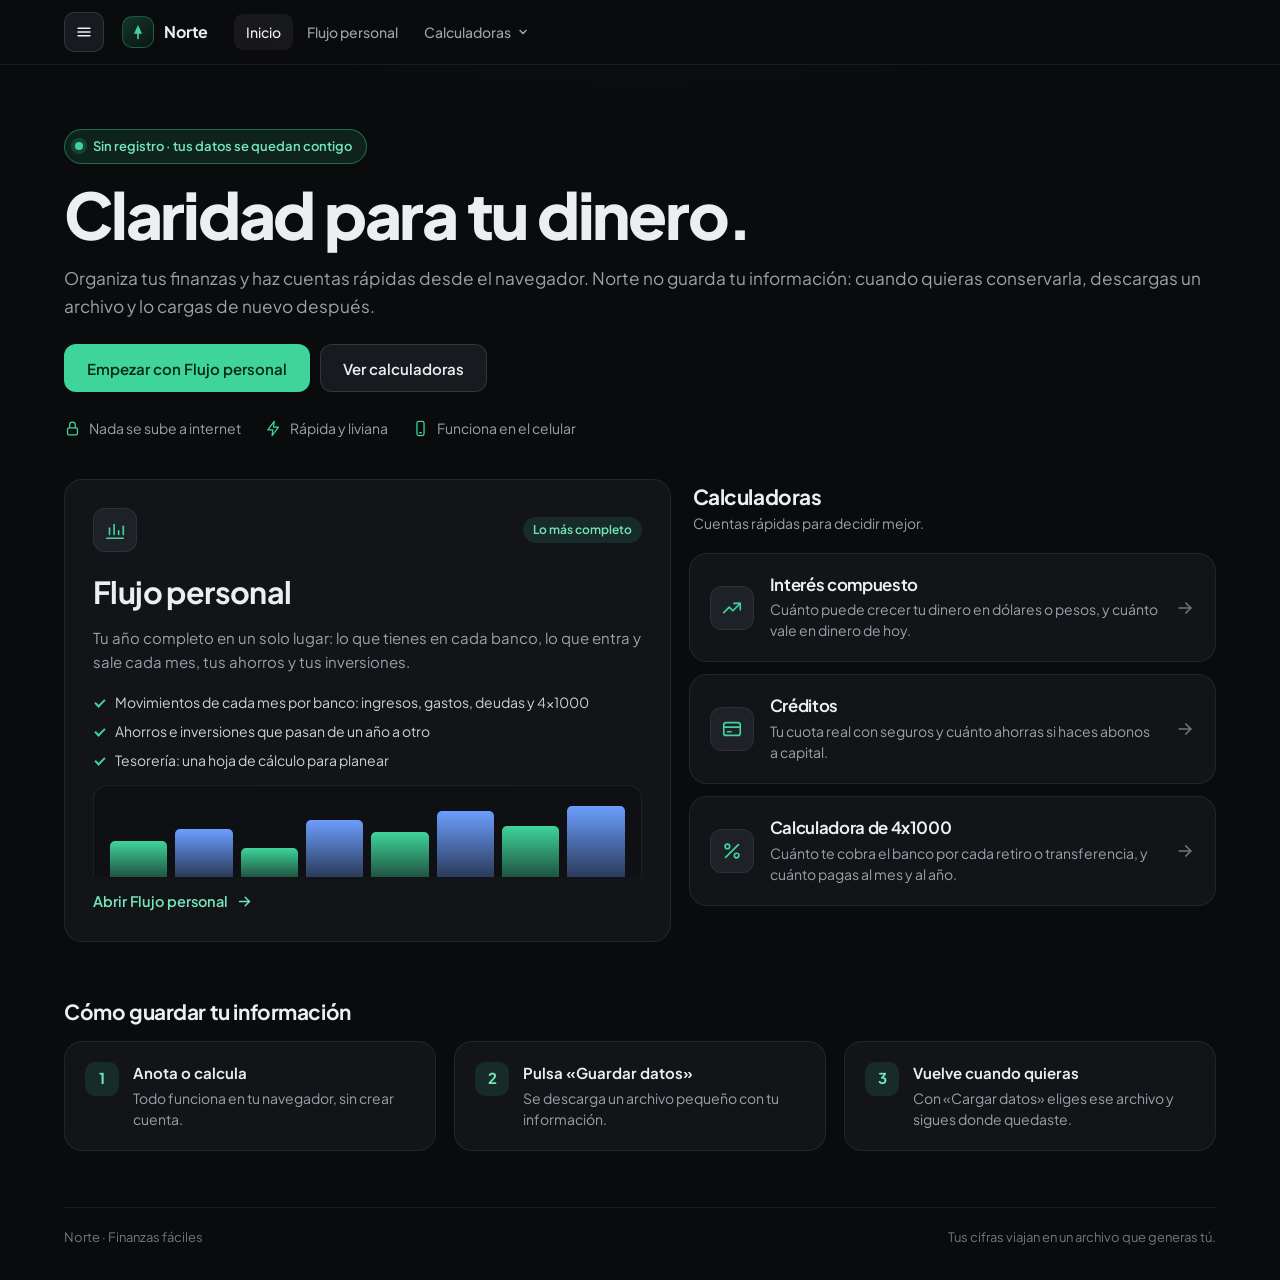
<file: index.html>
<!DOCTYPE html>
<html lang="es">
<head>
  <meta charset="UTF-8">
  <meta name="viewport" content="width=device-width, initial-scale=1">
  <meta name="theme-color" content="#0a0b0d">
  <meta name="description" content="Norte: finanzas fáciles en el navegador. Rápida, ligera y sin guardar tu información en la nube. Tú decides cuándo descargar tus datos.">
  <title>Norte — claridad para tu dinero</title>
  <link rel="icon" href="assets/favicon.svg" type="image/svg+xml">
  <link rel="preconnect" href="https://fonts.googleapis.com">
  <link rel="preconnect" href="https://fonts.gstatic.com" crossorigin>
  <link href="https://fonts.googleapis.com/css2?family=Plus+Jakarta+Sans:wght@400;500;600;700;800&display=swap" rel="stylesheet">
  <link rel="stylesheet" href="assets/css/base.css">
  <link rel="stylesheet" href="assets/css/home.css">
</head>
<body>
  <a class="skip" href="#contenido">Saltar al contenido</a>
  <header class="topbar">
    <div class="topbar-inner">
      <a class="brand" href="./index.html" aria-label="Norte, inicio">
        <span class="brand-mark"><svg viewBox="0 0 24 24" fill="none" aria-hidden="true"><path d="M12 2.8 6.6 14.2h10.8L12 2.8Z" fill="#3fd49a"/><path d="M12 14.2v6.6" stroke="#74e6b9" stroke-width="1.8" stroke-linecap="round"/></svg></span>
        <span class="brand-name">Norte</span>
      </a>
      <nav class="nav" aria-label="Secciones">
        <a class="nav-link is-active" href="./index.html" aria-current="page">Inicio</a>
        <a class="nav-link" href="features/finanzas-personales/index.html">Flujo personal</a>
        <div class="nav-group">
          <button class="nav-link nav-trigger" type="button" aria-expanded="false" aria-haspopup="true">
            Calculadoras
            <svg viewBox="0 0 12 12" fill="none" stroke="currentColor" stroke-width="1.6" stroke-linecap="round" stroke-linejoin="round" aria-hidden="true"><path d="M3 4.5 6 7.5 9 4.5"/></svg>
          </button>
          <div class="nav-menu">
            <a class="nav-item" href="features/interes-compuesto/index.html">
              <span class="nav-item-icon"><svg viewBox="0 0 24 24" fill="none" stroke="currentColor" stroke-width="1.8" stroke-linecap="round" stroke-linejoin="round" aria-hidden="true"><path d="M3 17l6-6 4 4 8-8"/><path d="M14 7h7v7"/></svg></span>
              <span><strong>Interés compuesto</strong><small>Cuánto puede crecer tu dinero</small></span>
            </a>
            <a class="nav-item" href="features/creditos/index.html">
              <span class="nav-item-icon"><svg viewBox="0 0 24 24" fill="none" stroke="currentColor" stroke-width="1.8" stroke-linecap="round" stroke-linejoin="round" aria-hidden="true"><rect x="3" y="5" width="18" height="14" rx="2.5"/><path d="M3 10h18"/><path d="M7 15h4"/></svg></span>
              <span><strong>Créditos</strong><small>Cuota, intereses y abonos a capital</small></span>
            </a>
            <a class="nav-item" href="features/4x1000/index.html">
              <span class="nav-item-icon"><svg viewBox="0 0 24 24" fill="none" stroke="currentColor" stroke-width="1.8" stroke-linecap="round" stroke-linejoin="round" aria-hidden="true"><path d="M19 5 5 19"/><circle cx="7" cy="7" r="2.5"/><circle cx="17" cy="17" r="2.5"/></svg></span>
              <span><strong>4x1000</strong><small>Lo que te cobra el banco al mover dinero</small></span>
            </a>
          </div>
        </div>
        <a class="nav-link" href="features/pymes/index.html" data-feature="pymes" hidden>Pymes</a>
      </nav>
      <button class="nav-toggle" type="button" aria-label="Abrir menú" aria-expanded="false">
        <svg viewBox="0 0 24 24" fill="none" stroke="currentColor" stroke-width="1.8" stroke-linecap="round" aria-hidden="true"><path d="M4 7h16M4 12h16M4 17h16"/></svg>
      </button>
    </div>
  </header>

  <main id="contenido" class="page home">
    <section class="hero">
      <p class="hero-pill"><span></span>Sin registro · tus datos se quedan contigo</p>
      <h1>Claridad para tu dinero.</h1>
      <p class="lede">Organiza tus finanzas y haz cuentas rápidas desde el navegador. Norte no guarda tu información: cuando quieras conservarla, descargas un archivo y lo cargas de nuevo después.</p>
      <div class="hero-actions">
        <a class="btn btn-primary btn-lg" href="features/finanzas-personales/index.html">Empezar con Flujo personal</a>
        <a class="btn btn-lg" href="#calculadoras">Ver calculadoras</a>
      </div>
      <ul class="hero-points">
        <li><svg viewBox="0 0 24 24" fill="none" stroke="currentColor" stroke-width="1.8" stroke-linecap="round" stroke-linejoin="round" aria-hidden="true"><rect x="5" y="11" width="14" height="10" rx="2"/><path d="M8 11V7a4 4 0 0 1 8 0v4"/></svg>Nada se sube a internet</li>
        <li><svg viewBox="0 0 24 24" fill="none" stroke="currentColor" stroke-width="1.8" stroke-linecap="round" stroke-linejoin="round" aria-hidden="true"><path d="M13 2 4 14h7l-1 8 9-12h-7l1-8Z"/></svg>Rápida y liviana</li>
        <li><svg viewBox="0 0 24 24" fill="none" stroke="currentColor" stroke-width="1.8" stroke-linecap="round" stroke-linejoin="round" aria-hidden="true"><rect x="7" y="2" width="10" height="20" rx="2.5"/><path d="M11 18h2"/></svg>Funciona en el celular</li>
      </ul>
    </section>

    <section class="tools" aria-label="Herramientas">
      <a class="card tool-card tool-main" href="features/finanzas-personales/index.html">
        <div class="tool-top">
          <span class="tool-icon"><svg viewBox="0 0 24 24" fill="none" stroke="currentColor" stroke-width="1.8" stroke-linecap="round" stroke-linejoin="round" aria-hidden="true"><path d="M3 21h18"/><path d="M6 17V10"/><path d="M11 17V6"/><path d="M16 17v-4"/><path d="M21 17V8"/></svg></span>
          <span class="tool-tag">Lo más completo</span>
        </div>
        <h2>Flujo personal</h2>
        <p>Tu año completo en un solo lugar: lo que tienes en cada banco, lo que entra y sale cada mes, tus ahorros y tus inversiones.</p>
        <ul class="tool-list">
          <li>Movimientos de cada mes por banco: ingresos, gastos, deudas y 4x1000</li>
          <li>Ahorros e inversiones que pasan de un año a otro</li>
          <li>Tesorería: una hoja de cálculo para planear</li>
        </ul>
        <div class="tool-preview" aria-hidden="true">
          <span style="--h: 46%"></span><span style="--h: 62%"></span><span style="--h: 38%"></span><span style="--h: 74%"></span><span style="--h: 58%"></span><span style="--h: 86%"></span><span style="--h: 66%"></span><span style="--h: 92%"></span>
        </div>
        <span class="tool-go">Abrir Flujo personal <svg viewBox="0 0 24 24" fill="none" stroke="currentColor" stroke-width="2" stroke-linecap="round" stroke-linejoin="round" aria-hidden="true"><path d="M5 12h14"/><path d="m13 6 6 6-6 6"/></svg></span>
      </a>

      <div class="tool-group" id="calculadoras">
        <div class="tool-group-head">
          <h2>Calculadoras</h2>
          <p>Cuentas rápidas para decidir mejor.</p>
        </div>
        <a class="card tool-card" href="features/interes-compuesto/index.html">
          <span class="tool-icon"><svg viewBox="0 0 24 24" fill="none" stroke="currentColor" stroke-width="1.8" stroke-linecap="round" stroke-linejoin="round" aria-hidden="true"><path d="M3 17l6-6 4 4 8-8"/><path d="M14 7h7v7"/></svg></span>
          <div>
            <h3>Interés compuesto</h3>
            <p>Cuánto puede crecer tu dinero en dólares o pesos, y cuánto vale en dinero de hoy.</p>
          </div>
          <svg class="tool-arrow" viewBox="0 0 24 24" fill="none" stroke="currentColor" stroke-width="2" stroke-linecap="round" stroke-linejoin="round" aria-hidden="true"><path d="M5 12h14"/><path d="m13 6 6 6-6 6"/></svg>
        </a>
        <a class="card tool-card" href="features/creditos/index.html">
          <span class="tool-icon"><svg viewBox="0 0 24 24" fill="none" stroke="currentColor" stroke-width="1.8" stroke-linecap="round" stroke-linejoin="round" aria-hidden="true"><rect x="3" y="5" width="18" height="14" rx="2.5"/><path d="M3 10h18"/><path d="M7 15h4"/></svg></span>
          <div>
            <h3>Créditos</h3>
            <p>Tu cuota real con seguros y cuánto ahorras si haces abonos a capital.</p>
          </div>
          <svg class="tool-arrow" viewBox="0 0 24 24" fill="none" stroke="currentColor" stroke-width="2" stroke-linecap="round" stroke-linejoin="round" aria-hidden="true"><path d="M5 12h14"/><path d="m13 6 6 6-6 6"/></svg>
        </a>
        <a class="card tool-card" href="features/4x1000/index.html">
          <span class="tool-icon"><svg viewBox="0 0 24 24" fill="none" stroke="currentColor" stroke-width="1.8" stroke-linecap="round" stroke-linejoin="round" aria-hidden="true"><path d="M19 5 5 19"/><circle cx="7" cy="7" r="2.5"/><circle cx="17" cy="17" r="2.5"/></svg></span>
          <div>
            <h3>Calculadora de 4x1000</h3>
            <p>Cuánto te cobra el banco por cada retiro o transferencia, y cuánto pagas al mes y al año.</p>
          </div>
          <svg class="tool-arrow" viewBox="0 0 24 24" fill="none" stroke="currentColor" stroke-width="2" stroke-linecap="round" stroke-linejoin="round" aria-hidden="true"><path d="M5 12h14"/><path d="m13 6 6 6-6 6"/></svg>
        </a>
        <a class="card tool-card" href="features/pymes/index.html" data-feature="pymes" hidden>
          <span class="tool-icon"><svg viewBox="0 0 24 24" fill="none" stroke="currentColor" stroke-width="1.8" stroke-linecap="round" stroke-linejoin="round" aria-hidden="true"><path d="M3 9h18l-1.5-5h-15L3 9Z"/><path d="M5 9v11h14V9"/><path d="M10 20v-6h4v6"/></svg></span>
          <div>
            <h3>Pymes</h3>
            <p>Productos, ventas por mes y la ganancia real de tu negocio.</p>
          </div>
          <svg class="tool-arrow" viewBox="0 0 24 24" fill="none" stroke="currentColor" stroke-width="2" stroke-linecap="round" stroke-linejoin="round" aria-hidden="true"><path d="M5 12h14"/><path d="m13 6 6 6-6 6"/></svg>
        </a>
      </div>
    </section>

    <section class="how" aria-label="Cómo funciona">
      <h2>Cómo guardar tu información</h2>
      <ol class="how-steps">
        <li><span>1</span><div><strong>Anota o calcula</strong><p>Todo funciona en tu navegador, sin crear cuenta.</p></div></li>
        <li><span>2</span><div><strong>Pulsa «Guardar datos»</strong><p>Se descarga un archivo pequeño con tu información.</p></div></li>
        <li><span>3</span><div><strong>Vuelve cuando quieras</strong><p>Con «Cargar datos» eliges ese archivo y sigues donde quedaste.</p></div></li>
      </ol>
    </section>
  </main>

  <footer class="footer">
    <div class="footer-inner">
      <span>Norte · Finanzas fáciles</span>
      <span>Tus cifras viajan en un archivo que generas tú.</span>
    </div>
  </footer>
  <script src="assets/js/norte.js"></script>
</body>
</html>
</file>
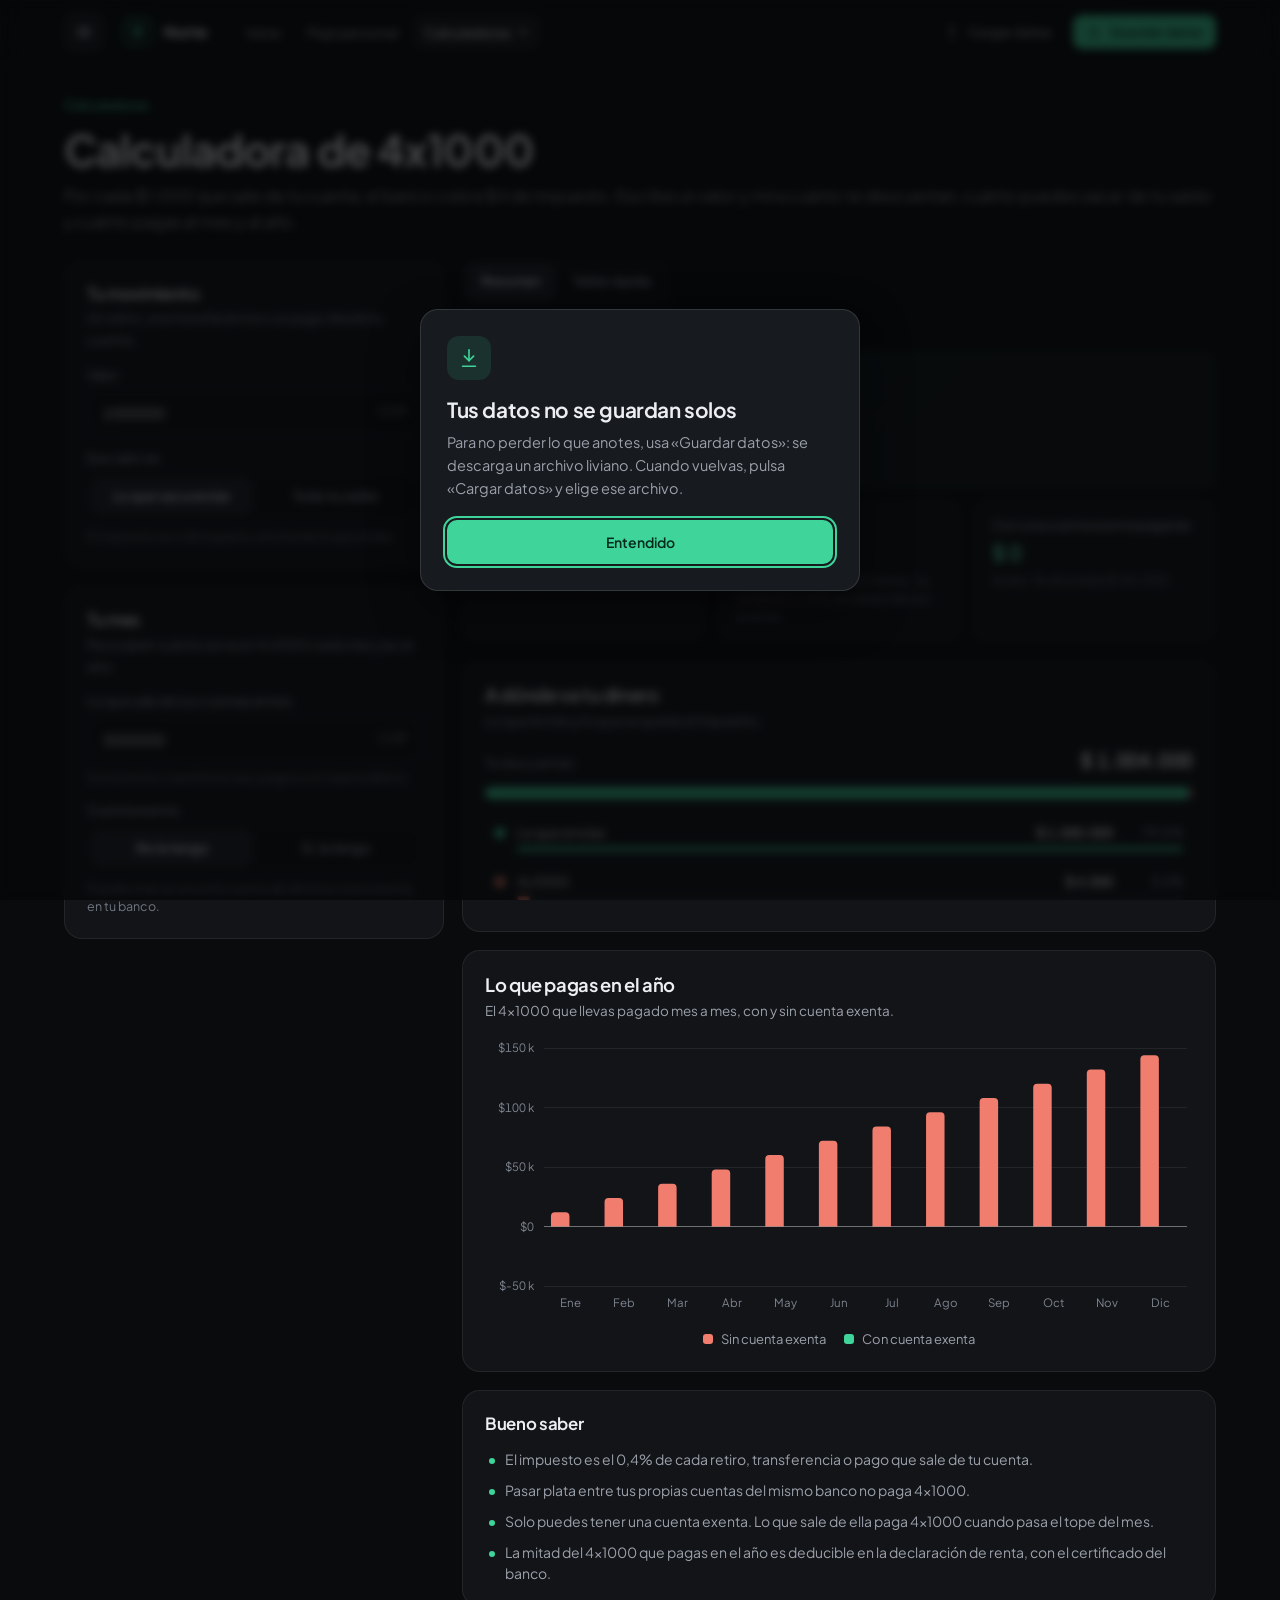
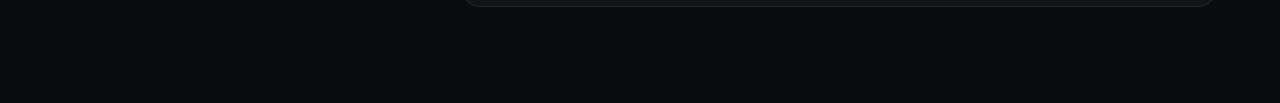
<file: features/4x1000/index.html>
<!DOCTYPE html>
<html lang="es">
<head>
  <meta charset="UTF-8">
  <meta name="viewport" content="width=device-width, initial-scale=1">
  <meta name="theme-color" content="#0a0b0d">
  <meta name="description" content="Calculadora de 4x1000: cuánto te cobra el banco por cada retiro, transferencia o pago, y cuánto pagas al mes y al año.">
  <title>Calculadora de 4x1000 — Norte</title>
  <link rel="icon" href="../../assets/favicon.svg" type="image/svg+xml">
  <link rel="preconnect" href="https://fonts.googleapis.com">
  <link rel="preconnect" href="https://fonts.gstatic.com" crossorigin>
  <link href="https://fonts.googleapis.com/css2?family=Plus+Jakarta+Sans:wght@400;500;600;700;800&display=swap" rel="stylesheet">
  <link rel="stylesheet" href="../../assets/css/base.css">
  <link rel="stylesheet" href="../../assets/css/calc.css">
  <link rel="stylesheet" href="gmf.css">
</head>
<body>
  <a class="skip" href="#contenido">Saltar al contenido</a>
  <header class="topbar">
    <div class="topbar-inner">
      <a class="brand" href="../../index.html" aria-label="Norte, inicio">
        <span class="brand-mark"><svg viewBox="0 0 24 24" fill="none" aria-hidden="true"><path d="M12 2.8 6.6 14.2h10.8L12 2.8Z" fill="#3fd49a"/><path d="M12 14.2v6.6" stroke="#74e6b9" stroke-width="1.8" stroke-linecap="round"/></svg></span>
        <span class="brand-name">Norte</span>
      </a>
      <nav class="nav" aria-label="Secciones">
        <a class="nav-link" href="../../index.html">Inicio</a>
        <a class="nav-link" href="../finanzas-personales/index.html">Flujo personal</a>
        <div class="nav-group">
          <button class="nav-link nav-trigger is-active" type="button" aria-expanded="false" aria-haspopup="true">
            Calculadoras
            <svg viewBox="0 0 12 12" fill="none" stroke="currentColor" stroke-width="1.6" stroke-linecap="round" stroke-linejoin="round" aria-hidden="true"><path d="M3 4.5 6 7.5 9 4.5"/></svg>
          </button>
          <div class="nav-menu">
            <a class="nav-item" href="../interes-compuesto/index.html">
              <span class="nav-item-icon"><svg viewBox="0 0 24 24" fill="none" stroke="currentColor" stroke-width="1.8" stroke-linecap="round" stroke-linejoin="round" aria-hidden="true"><path d="M3 17l6-6 4 4 8-8"/><path d="M14 7h7v7"/></svg></span>
              <span><strong>Interés compuesto</strong><small>Cuánto puede crecer tu dinero</small></span>
            </a>
            <a class="nav-item" href="../creditos/index.html">
              <span class="nav-item-icon"><svg viewBox="0 0 24 24" fill="none" stroke="currentColor" stroke-width="1.8" stroke-linecap="round" stroke-linejoin="round" aria-hidden="true"><rect x="3" y="5" width="18" height="14" rx="2.5"/><path d="M3 10h18"/><path d="M7 15h4"/></svg></span>
              <span><strong>Créditos</strong><small>Cuota, intereses y abonos a capital</small></span>
            </a>
            <a class="nav-item is-active" href="./index.html" aria-current="page">
              <span class="nav-item-icon"><svg viewBox="0 0 24 24" fill="none" stroke="currentColor" stroke-width="1.8" stroke-linecap="round" stroke-linejoin="round" aria-hidden="true"><path d="M19 5 5 19"/><circle cx="7" cy="7" r="2.5"/><circle cx="17" cy="17" r="2.5"/></svg></span>
              <span><strong>4x1000</strong><small>Lo que te cobra el banco al mover dinero</small></span>
            </a>
          </div>
        </div>
        <a class="nav-link" href="../pymes/index.html" data-feature="pymes" hidden>Pymes</a>
      </nav>
      <div class="topbar-actions">
        <button class="btn btn-ghost btn-sm" type="button" id="btn-cargar" title="Cargar datos guardados">
          <svg viewBox="0 0 24 24" fill="none" stroke="currentColor" stroke-width="1.8" stroke-linecap="round" stroke-linejoin="round" aria-hidden="true"><path d="M12 15V3"/><path d="m7 8 5-5 5 5"/><path d="M5 21h14"/></svg>
          <span>Cargar<span class="hide-sm"> datos</span></span>
        </button>
        <button class="btn btn-primary btn-sm" type="button" id="btn-guardar" title="Descargar un archivo con tus datos">
          <svg viewBox="0 0 24 24" fill="none" stroke="currentColor" stroke-width="1.8" stroke-linecap="round" stroke-linejoin="round" aria-hidden="true"><path d="M12 3v12"/><path d="m7 10 5 5 5-5"/><path d="M5 21h14"/></svg>
          <span>Guardar<span class="hide-sm"> datos</span></span>
        </button>
        <input class="hidden-file" id="file-input" type="file" accept="application/json,.json">
      </div>
      <button class="nav-toggle" type="button" aria-label="Abrir menú" aria-expanded="false">
        <svg viewBox="0 0 24 24" fill="none" stroke="currentColor" stroke-width="1.8" stroke-linecap="round" aria-hidden="true"><path d="M4 7h16M4 12h16M4 17h16"/></svg>
      </button>
    </div>
  </header>

  <main id="contenido" class="page">
    <div class="page-head">
      <div>
        <p class="eyebrow">Calculadoras</p>
        <h1>Calculadora de 4x1000</h1>
        <p class="lede">Por cada $1.000 que sale de tu cuenta, el banco cobra $4 de impuesto. Escribe un valor y mira cuánto te descuentan, cuánto puedes sacar de tu saldo y cuánto pagas al mes y al año.</p>
      </div>
    </div>

    <div class="calc-layout">
      <aside class="calc-side">
        <section class="card card-pad">
          <div class="card-title">
            <h2>Tu movimiento</h2>
            <p>Un retiro, una transferencia o un pago desde tu cuenta.</p>
          </div>
          <form class="form-grid" id="move-form">
            <div class="field">
              <label for="amount">Valor</label>
              <div class="input-suffix">
                <input id="amount" type="number" min="0" step="any" inputmode="decimal">
                <em>COP</em>
              </div>
            </div>
            <div class="field">
              <span class="field-label">Ese valor es</span>
              <div class="tabs tabs-block" role="tablist" aria-label="Qué representa el valor">
                <button type="button" id="base-send" class="is-active">Lo que vas a enviar</button>
                <button type="button" id="base-balance">Todo tu saldo</button>
              </div>
              <span class="hint" id="base-hint">El impuesto se cobra aparte, encima de lo que envías.</span>
            </div>
          </form>
        </section>

        <section class="card card-pad">
          <div class="card-title">
            <h2>Tu mes</h2>
            <p>Para saber cuánto se va en 4x1000 cada mes y en el año.</p>
          </div>
          <form class="form-grid" id="month-form">
            <div class="field">
              <label for="monthly">Lo que sale de tus cuentas al mes</label>
              <div class="input-suffix">
                <input id="monthly" type="number" min="0" step="any" inputmode="decimal">
                <em>COP</em>
              </div>
              <span class="hint">Suma retiros, transferencias y pagos con tarjeta débito.</span>
            </div>
            <div class="field">
              <span class="field-label">Cuenta exenta</span>
              <div class="tabs tabs-block" role="tablist" aria-label="Cuenta exenta">
                <button type="button" id="exempt-no" class="is-active">No la tengo</button>
                <button type="button" id="exempt-yes">Sí, la tengo</button>
              </div>
              <span class="hint" id="exempt-hint">Puedes marcar una sola cuenta de ahorros como exenta en tu banco.</span>
            </div>
            <div class="field" id="cap-field" hidden>
              <label for="cap">Tope exento al mes</label>
              <div class="input-suffix">
                <input id="cap" type="number" min="0" step="any" inputmode="decimal">
                <em>COP</em>
              </div>
              <span class="hint">Son 350 UVT. Si el tope de este año es otro, cámbialo aquí.</span>
            </div>
          </form>
        </section>
      </aside>

      <section class="calc-results">
        <div class="results-tabs">
          <div class="tabs gmf-tabs" role="tablist" aria-label="Vistas del 4x1000">
            <button type="button" data-tab="recopilado" class="is-active">Resumen</button>
            <button type="button" data-tab="tabla">Tabla rápida</button>
          </div>
          <p id="tab-desc">Lo que pagas por tu movimiento, en el mes y en el año.</p>
        </div>

        <div class="panel" id="panel-recopilado">
          <div class="metrics cols-3" id="metrics"></div>
          <article class="card card-pad chart-card">
            <div class="list-head">
              <div>
                <h2 id="move-title">A dónde va tu dinero</h2>
                <p id="move-desc">Lo que envías y lo que se queda el impuesto.</p>
              </div>
            </div>
            <div class="chart" id="move-chart" aria-label="Movimiento e impuesto"></div>
          </article>
          <article class="card card-pad chart-card">
            <div class="list-head">
              <div>
                <h2>Lo que pagas en el año</h2>
                <p>El 4x1000 que llevas pagado mes a mes, con y sin cuenta exenta.</p>
              </div>
            </div>
            <div class="chart" id="year-chart" aria-label="4x1000 acumulado en el año"></div>
          </article>
          <article class="card card-pad gmf-facts">
            <h2>Bueno saber</h2>
            <ul>
              <li>El impuesto es el 0,4% de cada retiro, transferencia o pago que sale de tu cuenta.</li>
              <li>Pasar plata entre tus propias cuentas del mismo banco no paga 4x1000.</li>
              <li>Solo puedes tener una cuenta exenta. Lo que sale de ella paga 4x1000 cuando pasa el tope del mes.</li>
              <li>La mitad del 4x1000 que pagas en el año es deducible en la declaración de renta, con el certificado del banco.</li>
            </ul>
          </article>
        </div>

        <div class="panel" id="panel-tabla" hidden>
          <article class="card card-pad">
            <p class="table-note">Valores comunes para consultar de un vistazo, sin cuenta exenta.</p>
            <div class="table-scroll">
              <table>
                <thead>
                  <tr>
                    <th>Valor</th>
                    <th>4x1000</th>
                    <th>Te descuentan</th>
                    <th>Si es tu saldo, puedes sacar</th>
                  </tr>
                </thead>
                <tbody id="quick-body"></tbody>
              </table>
            </div>
          </article>
        </div>
      </section>
    </div>
  </main>

  <script src="../../assets/js/norte.js"></script>
  <script src="../../assets/js/charts.js"></script>
  <script src="gmf.js"></script>
</body>
</html>
</file>
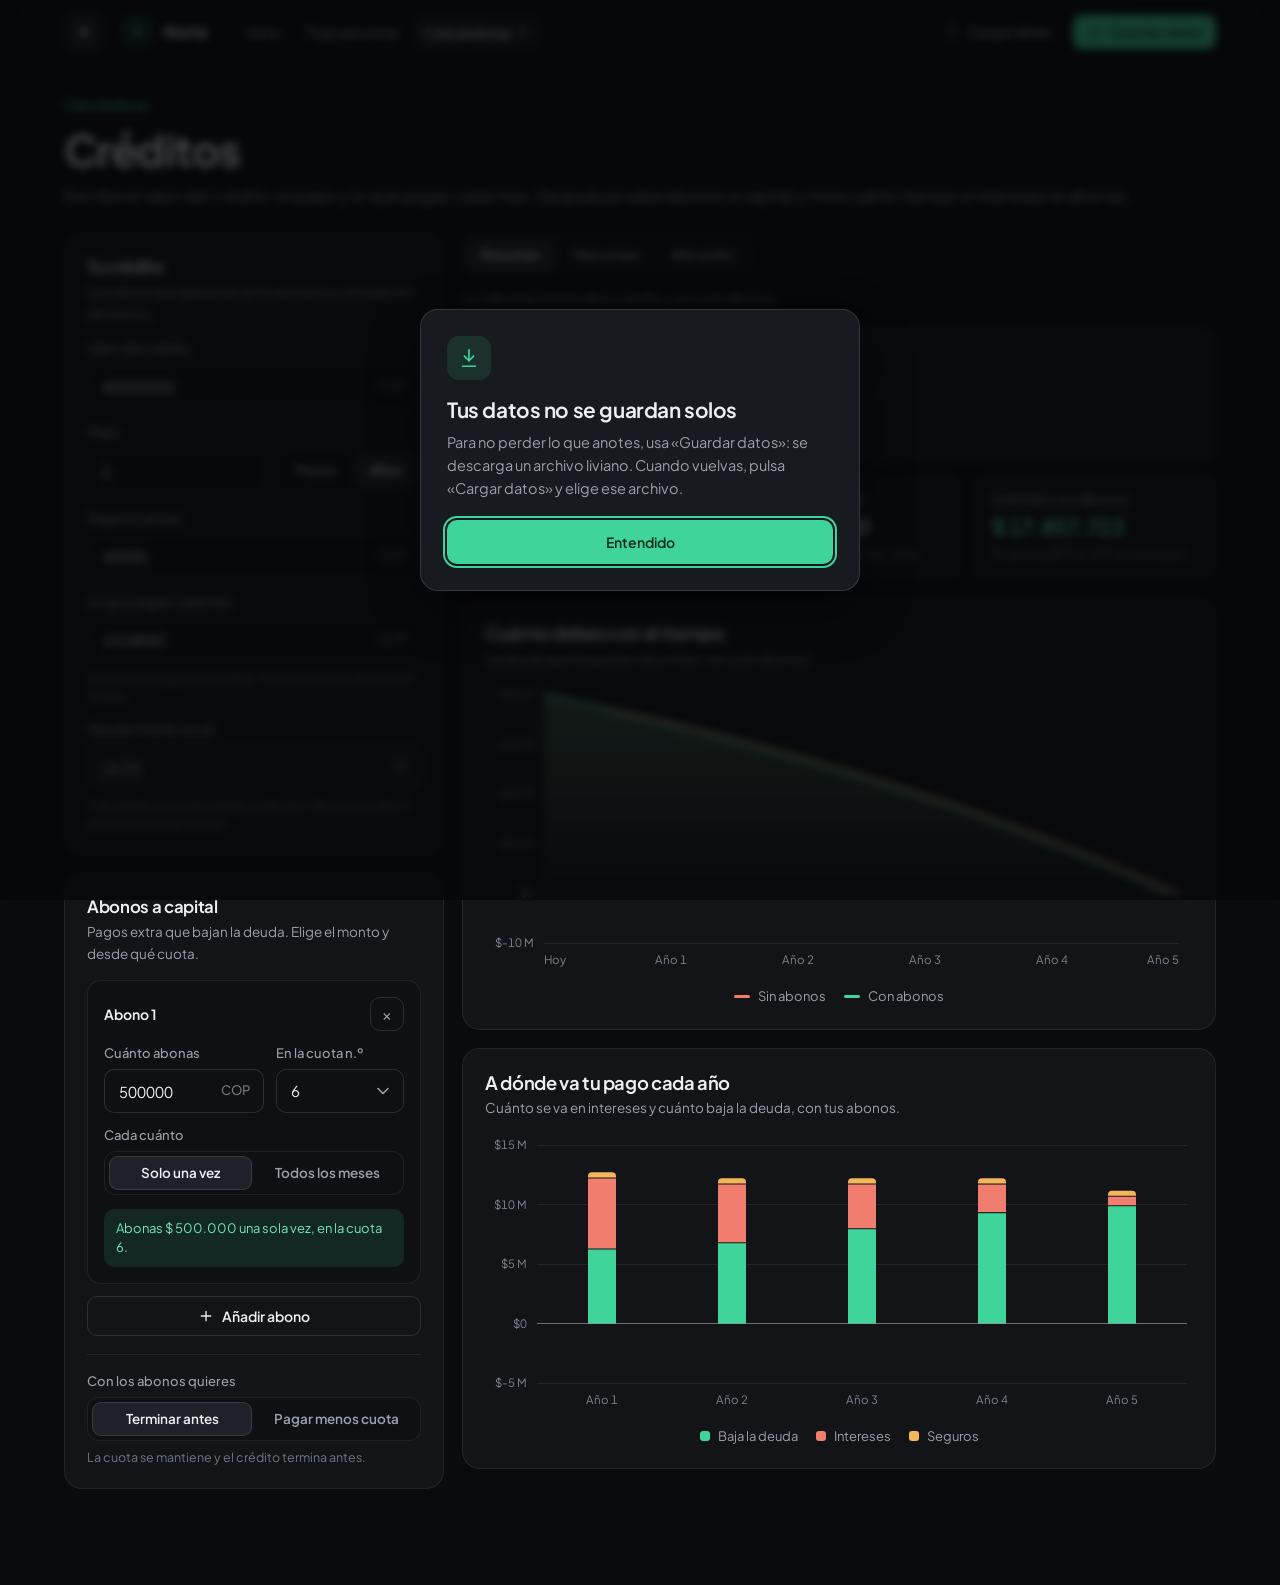
<file: features/creditos/index.html>
<!DOCTYPE html>
<html lang="es">
<head>
  <meta charset="UTF-8">
  <meta name="viewport" content="width=device-width, initial-scale=1">
  <meta name="theme-color" content="#0a0b0d">
  <meta name="description" content="Calculadora de créditos: cuota real con seguros, plazo en meses o años y abonos a capital.">
  <title>Créditos — Norte</title>
  <link rel="icon" href="../../assets/favicon.svg" type="image/svg+xml">
  <link rel="preconnect" href="https://fonts.googleapis.com">
  <link rel="preconnect" href="https://fonts.gstatic.com" crossorigin>
  <link href="https://fonts.googleapis.com/css2?family=Plus+Jakarta+Sans:wght@400;500;600;700;800&display=swap" rel="stylesheet">
  <link rel="stylesheet" href="../../assets/css/base.css">
  <link rel="stylesheet" href="../../assets/css/calc.css">
  <link rel="stylesheet" href="creditos.css">
</head>
<body>
  <a class="skip" href="#contenido">Saltar al contenido</a>
  <header class="topbar">
    <div class="topbar-inner">
      <a class="brand" href="../../index.html" aria-label="Norte, inicio">
        <span class="brand-mark"><svg viewBox="0 0 24 24" fill="none" aria-hidden="true"><path d="M12 2.8 6.6 14.2h10.8L12 2.8Z" fill="#3fd49a"/><path d="M12 14.2v6.6" stroke="#74e6b9" stroke-width="1.8" stroke-linecap="round"/></svg></span>
        <span class="brand-name">Norte</span>
      </a>
      <nav class="nav" aria-label="Secciones">
        <a class="nav-link" href="../../index.html">Inicio</a>
        <a class="nav-link" href="../finanzas-personales/index.html">Flujo personal</a>
        <div class="nav-group">
          <button class="nav-link nav-trigger is-active" type="button" aria-expanded="false" aria-haspopup="true">
            Calculadoras
            <svg viewBox="0 0 12 12" fill="none" stroke="currentColor" stroke-width="1.6" stroke-linecap="round" stroke-linejoin="round" aria-hidden="true"><path d="M3 4.5 6 7.5 9 4.5"/></svg>
          </button>
          <div class="nav-menu">
            <a class="nav-item" href="../interes-compuesto/index.html">
              <span class="nav-item-icon"><svg viewBox="0 0 24 24" fill="none" stroke="currentColor" stroke-width="1.8" stroke-linecap="round" stroke-linejoin="round" aria-hidden="true"><path d="M3 17l6-6 4 4 8-8"/><path d="M14 7h7v7"/></svg></span>
              <span><strong>Interés compuesto</strong><small>Cuánto puede crecer tu dinero</small></span>
            </a>
            <a class="nav-item is-active" href="./index.html" aria-current="page">
              <span class="nav-item-icon"><svg viewBox="0 0 24 24" fill="none" stroke="currentColor" stroke-width="1.8" stroke-linecap="round" stroke-linejoin="round" aria-hidden="true"><rect x="3" y="5" width="18" height="14" rx="2.5"/><path d="M3 10h18"/><path d="M7 15h4"/></svg></span>
              <span><strong>Créditos</strong><small>Cuota, intereses y abonos a capital</small></span>
            </a>
            <a class="nav-item" href="../4x1000/index.html">
              <span class="nav-item-icon"><svg viewBox="0 0 24 24" fill="none" stroke="currentColor" stroke-width="1.8" stroke-linecap="round" stroke-linejoin="round" aria-hidden="true"><path d="M19 5 5 19"/><circle cx="7" cy="7" r="2.5"/><circle cx="17" cy="17" r="2.5"/></svg></span>
              <span><strong>4x1000</strong><small>Lo que te cobra el banco al mover dinero</small></span>
            </a>
          </div>
        </div>
        <a class="nav-link" href="../pymes/index.html" data-feature="pymes" hidden>Pymes</a>
      </nav>
      <div class="topbar-actions">
        <button class="btn btn-ghost btn-sm" type="button" id="btn-cargar" title="Cargar datos guardados">
          <svg viewBox="0 0 24 24" fill="none" stroke="currentColor" stroke-width="1.8" stroke-linecap="round" stroke-linejoin="round" aria-hidden="true"><path d="M12 15V3"/><path d="m7 8 5-5 5 5"/><path d="M5 21h14"/></svg>
          <span>Cargar<span class="hide-sm"> datos</span></span>
        </button>
        <button class="btn btn-primary btn-sm" type="button" id="btn-guardar" title="Descargar un archivo con tus datos">
          <svg viewBox="0 0 24 24" fill="none" stroke="currentColor" stroke-width="1.8" stroke-linecap="round" stroke-linejoin="round" aria-hidden="true"><path d="M12 3v12"/><path d="m7 10 5 5 5-5"/><path d="M5 21h14"/></svg>
          <span>Guardar<span class="hide-sm"> datos</span></span>
        </button>
        <input class="hidden-file" id="file-input" type="file" accept="application/json,.json">
      </div>
      <button class="nav-toggle" type="button" aria-label="Abrir menú" aria-expanded="false">
        <svg viewBox="0 0 24 24" fill="none" stroke="currentColor" stroke-width="1.8" stroke-linecap="round" aria-hidden="true"><path d="M4 7h16M4 12h16M4 17h16"/></svg>
      </button>
    </div>
  </header>

  <main id="contenido" class="page">
    <div class="page-head">
      <div>
        <p class="eyebrow">Calculadoras</p>
        <h1>Créditos</h1>
        <p class="lede">Escribe el valor del crédito, el plazo y lo que pagas cada mes. Después prueba abonos a capital y mira cuánto tiempo e intereses te ahorras.</p>
      </div>
    </div>

    <div class="calc-layout">
      <aside class="calc-side">
        <section class="card card-pad">
          <div class="card-title">
            <h2>Tu crédito</h2>
            <p>Los datos que aparecen en tu extracto o simulación del banco.</p>
          </div>
          <form class="form-grid" id="loan-form">
            <div class="field">
              <label for="principal">Valor del crédito</label>
              <div class="input-suffix">
                <input id="principal" type="number" min="0" step="any" inputmode="decimal" required>
                <em>COP</em>
              </div>
            </div>
            <div class="field">
              <label for="term">Plazo</label>
              <div class="term-row">
                <input id="term" type="number" min="1" step="1" inputmode="numeric" required>
                <div class="tabs" role="tablist" aria-label="Unidad del plazo">
                  <button type="button" id="unit-months">Meses</button>
                  <button type="button" id="unit-years" class="is-active">Años</button>
                </div>
              </div>
            </div>
            <div class="field">
              <label for="insurance">Seguros al mes</label>
              <div class="input-suffix">
                <input id="insurance" type="number" min="0" step="any" inputmode="decimal">
                <em>COP</em>
              </div>
            </div>
            <div class="field">
              <label for="actual">Lo que pagas cada mes</label>
              <div class="input-suffix">
                <input id="actual" type="number" min="0" step="any" inputmode="decimal">
                <em>COP</em>
              </div>
              <span class="hint">Cuota con seguros incluidos. Con este valor calculamos la tasa.</span>
            </div>
            <div class="field">
              <label for="rate">Tasa de interés anual</label>
              <div class="input-suffix">
                <input id="rate" type="number" min="0" max="200" step="0.01" inputmode="decimal">
                <em>%</em>
              </div>
              <span class="hint" id="rate-hint">Si no sabes tu pago mensual, escribe aquí la tasa.</span>
            </div>
          </form>
        </section>

        <section class="card card-pad">
          <div class="card-title">
            <h2>Abonos a capital</h2>
            <p>Pagos extra que bajan la deuda. Elige el monto y desde qué cuota.</p>
          </div>
          <div class="extra-rows" id="extra-rows"></div>
          <button class="btn btn-outline add-extra" type="button" id="add-extra">
            <svg viewBox="0 0 24 24" fill="none" stroke="currentColor" stroke-width="2" stroke-linecap="round" aria-hidden="true"><path d="M12 5v14M5 12h14"/></svg>
            Añadir abono
          </button>
          <div class="field mode-field">
            <span class="field-label">Con los abonos quieres</span>
            <div class="tabs tabs-block" role="tablist">
              <button type="button" id="mode-plazo" class="is-active">Terminar antes</button>
              <button type="button" id="mode-cuota">Pagar menos cuota</button>
            </div>
            <span class="hint" id="mode-hint">La cuota se mantiene y el crédito termina antes.</span>
          </div>
        </section>
      </aside>

      <section class="calc-results">
        <div class="results-tabs">
          <div class="tabs credit-tabs" role="tablist" aria-label="Vistas del crédito">
            <button type="button" data-tab="recopilado" class="is-active">Resumen</button>
            <button type="button" data-tab="meses">Mes a mes</button>
            <button type="button" data-tab="anos">Año a año</button>
          </div>
          <p id="tab-desc">Lo más importante de tu crédito, con y sin abonos.</p>
        </div>

        <div class="panel" id="panel-recopilado">
          <div class="metrics cols-3" id="metrics"></div>
          <article class="card card-pad chart-card">
            <div class="list-head">
              <div>
                <h2>Cuánto debes con el tiempo</h2>
                <p>La deuda que te queda mes a mes, con y sin abonos.</p>
              </div>
            </div>
            <div class="chart" id="balance-chart" aria-label="Saldo del crédito en el tiempo"></div>
          </article>
          <article class="card card-pad chart-card">
            <div class="list-head">
              <div>
                <h2>A dónde va tu pago cada año</h2>
                <p>Cuánto se va en intereses y cuánto baja la deuda, con tus abonos.</p>
              </div>
            </div>
            <div class="chart" id="mix-chart" aria-label="Intereses y capital por año"></div>
          </article>
        </div>

        <div class="panel" id="panel-meses" hidden>
          <article class="card card-pad">
            <p class="table-note">Cada fila es una cuota del crédito. La tabla termina cuando, con tus abonos, la deuda llega a cero.</p>
            <div class="table-scroll">
              <table>
                <thead>
                  <tr>
                    <th>Cuota</th>
                    <th>Interés</th>
                    <th>Capital</th>
                    <th>Seguro</th>
                    <th>Abono</th>
                    <th>Pagas</th>
                    <th>Debes</th>
                    <th>Debes sin abonos</th>
                  </tr>
                </thead>
                <tbody id="month-body"></tbody>
              </table>
            </div>
          </article>
        </div>

        <div class="panel" id="panel-anos" hidden>
          <article class="card card-pad">
            <p class="table-note">Totales de cada año para ver el efecto de tus abonos de un vistazo.</p>
            <div class="table-scroll">
              <table>
                <thead>
                  <tr>
                    <th>Año</th>
                    <th>Intereses</th>
                    <th>Capital</th>
                    <th>Abonos</th>
                    <th>Seguros</th>
                    <th>Pagaste</th>
                    <th>Debes</th>
                    <th>Intereses sin abonos</th>
                    <th>Debes sin abonos</th>
                  </tr>
                </thead>
                <tbody id="year-body"></tbody>
              </table>
            </div>
          </article>
        </div>
      </section>
    </div>
  </main>

  <script src="../../assets/js/norte.js"></script>
  <script src="../../assets/js/charts.js"></script>
  <script src="creditos.js"></script>
</body>
</html>
</file>
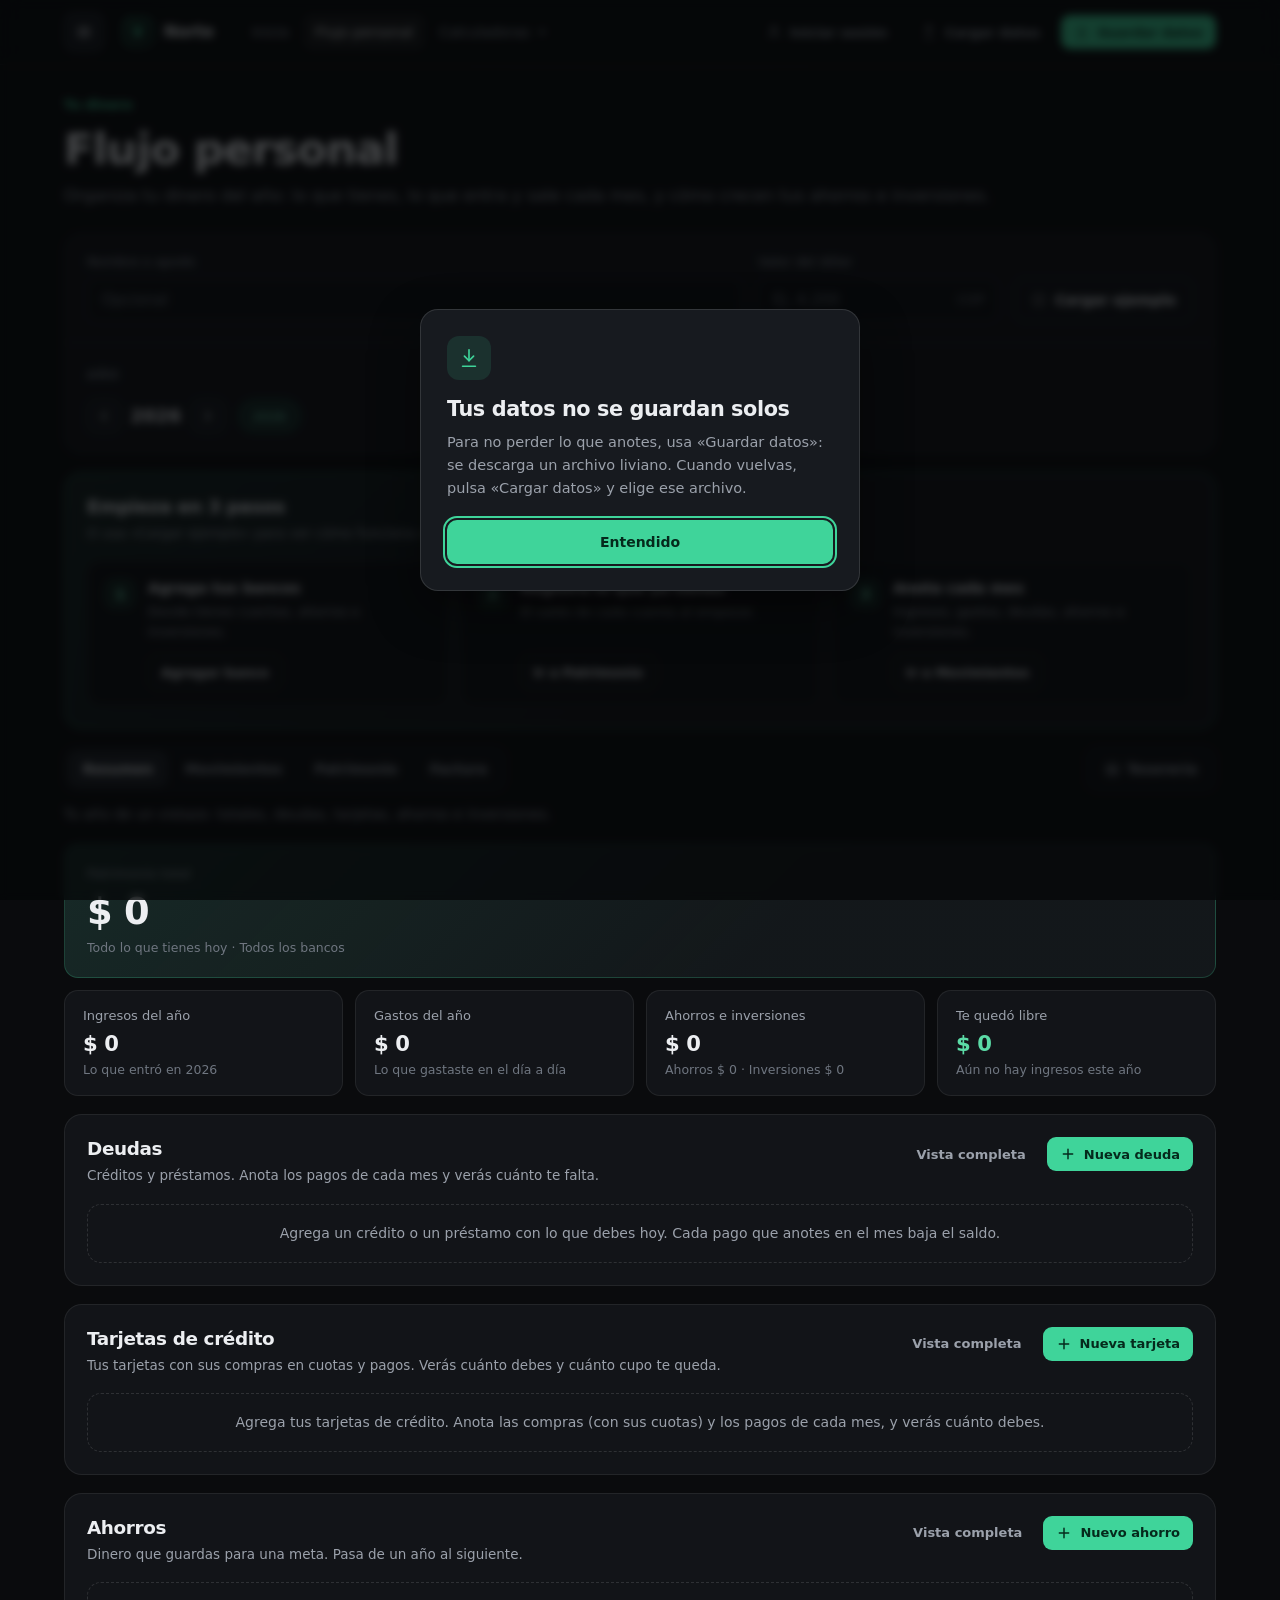
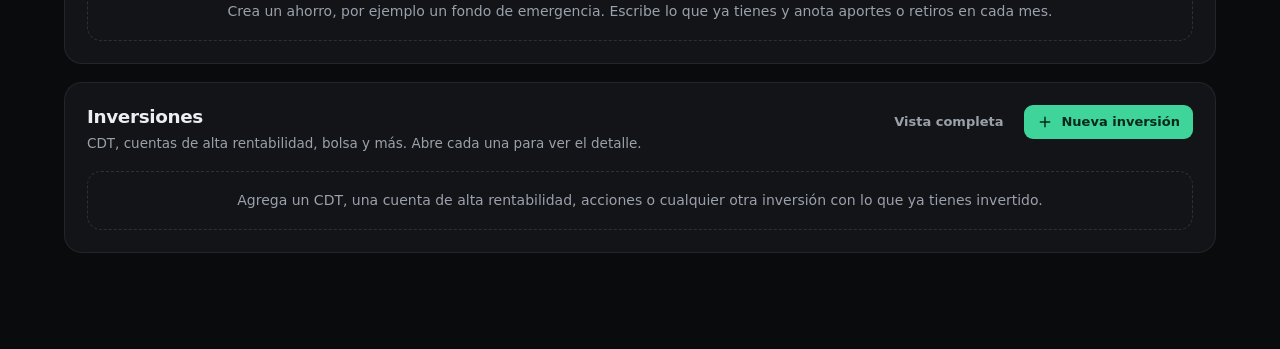
<file: features/finanzas-personales/index.html>
<!DOCTYPE html>
<html lang="es">
<head>
  <meta charset="UTF-8">
  <meta http-equiv="Content-Security-Policy" content="default-src 'self'; script-src 'self'; style-src 'self' 'unsafe-inline' https://fonts.googleapis.com; font-src https://fonts.gstatic.com; img-src 'self' data:; connect-src 'self' https://jxhtypisigvwwkakdzlw.supabase.co; object-src 'none'; base-uri 'none'">
  <meta name="viewport" content="width=device-width, initial-scale=1">
  <meta name="theme-color" content="#0a0b0d">
  <meta name="description" content="Flujo personal: lo que tienes, lo que entra y sale cada mes, ahorros, inversiones y una hoja de cálculo para planear.">
  <title>Flujo personal — Norte</title>
  <link rel="icon" href="../../assets/favicon.svg" type="image/svg+xml">
  <link rel="preconnect" href="https://fonts.googleapis.com">
  <link rel="preconnect" href="https://fonts.gstatic.com" crossorigin>
  <link href="https://fonts.googleapis.com/css2?family=Plus+Jakarta+Sans:wght@400;500;600;700;800&display=swap" rel="stylesheet">
  <link rel="stylesheet" href="../../assets/css/base.css">
  <link rel="stylesheet" href="finanzas.css">
  <link rel="stylesheet" href="hoja.css">
  <link rel="stylesheet" href="nube.css">
</head>
<body>
  <a class="skip" href="#contenido">Saltar al contenido</a>
  <header class="topbar">
    <div class="topbar-inner">
      <a class="brand" href="../../index.html" aria-label="Norte, inicio">
        <span class="brand-mark"><svg viewBox="0 0 24 24" fill="none" aria-hidden="true"><path d="M12 2.8 6.6 14.2h10.8L12 2.8Z" fill="#3fd49a"/><path d="M12 14.2v6.6" stroke="#74e6b9" stroke-width="1.8" stroke-linecap="round"/></svg></span>
        <span class="brand-name">Norte</span>
      </a>
      <nav class="nav" aria-label="Secciones">
        <a class="nav-link" href="../../index.html">Inicio</a>
        <a class="nav-link is-active" href="./index.html" aria-current="page">Flujo personal</a>
        <div class="nav-group">
          <button class="nav-link nav-trigger" type="button" aria-expanded="false" aria-haspopup="true">
            Calculadoras
            <svg viewBox="0 0 12 12" fill="none" stroke="currentColor" stroke-width="1.6" stroke-linecap="round" stroke-linejoin="round" aria-hidden="true"><path d="M3 4.5 6 7.5 9 4.5"/></svg>
          </button>
          <div class="nav-menu">
            <a class="nav-item" href="../interes-compuesto/index.html">
              <span class="nav-item-icon"><svg viewBox="0 0 24 24" fill="none" stroke="currentColor" stroke-width="1.8" stroke-linecap="round" stroke-linejoin="round" aria-hidden="true"><path d="M3 17l6-6 4 4 8-8"/><path d="M14 7h7v7"/></svg></span>
              <span><strong>Interés compuesto</strong><small>Cuánto puede crecer tu dinero</small></span>
            </a>
            <a class="nav-item" href="../creditos/index.html">
              <span class="nav-item-icon"><svg viewBox="0 0 24 24" fill="none" stroke="currentColor" stroke-width="1.8" stroke-linecap="round" stroke-linejoin="round" aria-hidden="true"><rect x="3" y="5" width="18" height="14" rx="2.5"/><path d="M3 10h18"/><path d="M7 15h4"/></svg></span>
              <span><strong>Créditos</strong><small>Cuota, intereses y abonos a capital</small></span>
            </a>
            <a class="nav-item" href="../4x1000/index.html">
              <span class="nav-item-icon"><svg viewBox="0 0 24 24" fill="none" stroke="currentColor" stroke-width="1.8" stroke-linecap="round" stroke-linejoin="round" aria-hidden="true"><path d="M19 5 5 19"/><circle cx="7" cy="7" r="2.5"/><circle cx="17" cy="17" r="2.5"/></svg></span>
              <span><strong>4x1000</strong><small>Lo que te cobra el banco al mover dinero</small></span>
            </a>
          </div>
        </div>
        <a class="nav-link" href="../pymes/index.html" data-feature="pymes" hidden>Pymes</a>
      </nav>
      <div class="topbar-actions">
        <span class="sync-pill" id="sync-pill" role="status" hidden>
          <i class="sync-dot" aria-hidden="true"></i>
          <span class="sync-text" id="sync-text"></span>
        </span>
        <button class="btn btn-ghost btn-sm" type="button" id="btn-login" title="Iniciar sesión para guardar tus datos en tu cuenta" aria-label="Iniciar sesión">
          <svg viewBox="0 0 24 24" fill="none" stroke="currentColor" stroke-width="1.8" stroke-linecap="round" stroke-linejoin="round" aria-hidden="true"><circle cx="12" cy="8" r="3.6"/><path d="M5 20c.8-3.6 3.6-5.4 7-5.4s6.2 1.8 7 5.4"/></svg>
          <span class="login-label"><span class="login-out">Iniciar<span class="hide-sm"> sesión</span></span><span class="login-in" hidden>Salir</span></span>
        </button>
        <button class="btn btn-ghost btn-sm" type="button" id="btn-cargar" title="Cargar datos guardados">
          <svg viewBox="0 0 24 24" fill="none" stroke="currentColor" stroke-width="1.8" stroke-linecap="round" stroke-linejoin="round" aria-hidden="true"><path d="M12 15V3"/><path d="m7 8 5-5 5 5"/><path d="M5 21h14"/></svg>
          <span>Cargar<span class="hide-sm"> datos</span></span>
        </button>
        <button class="btn btn-primary btn-sm" type="button" id="btn-guardar" title="Descargar un archivo con tus datos">
          <svg viewBox="0 0 24 24" fill="none" stroke="currentColor" stroke-width="1.8" stroke-linecap="round" stroke-linejoin="round" aria-hidden="true"><path d="M12 3v12"/><path d="m7 10 5 5 5-5"/><path d="M5 21h14"/></svg>
          <span>Guardar<span class="hide-sm"> datos</span></span>
        </button>
        <input class="hidden-file" id="file-input" type="file" accept="application/json,.json">
      </div>
      <button class="nav-toggle" type="button" aria-label="Abrir menú" aria-expanded="false">
        <svg viewBox="0 0 24 24" fill="none" stroke="currentColor" stroke-width="1.8" stroke-linecap="round" aria-hidden="true"><path d="M4 7h16M4 12h16M4 17h16"/></svg>
      </button>
    </div>
  </header>

  <main id="contenido" class="page">
    <!-- Vista general del año -->
    <section id="view-overview">
      <div class="page-head">
        <div>
          <p class="eyebrow">Tu dinero</p>
          <h1>Flujo personal</h1>
          <p class="lede">Organiza tu dinero del año: lo que tienes, lo que entra y sale cada mes, y cómo crecen tus ahorros e inversiones.</p>
        </div>
      </div>

      <section class="card toolbar-card" aria-label="Tus datos y filtros">
        <div class="toolbar-identity">
          <div class="field">
            <label for="nombre">Nombre o apodo</label>
            <input id="nombre" type="text" placeholder="Opcional" autocomplete="nickname">
          </div>
          <div class="field" title="Sirve para ver en pesos lo que tienes en dólares">
            <label for="usd-rate">Valor del dólar</label>
            <div class="input-suffix">
              <input id="usd-rate" type="number" min="0" step="0.01" placeholder="Ej. 4.200" inputmode="decimal">
              <em>COP</em>
            </div>
          </div>
          <button class="btn btn-outline toolbar-example" type="button" id="btn-ejemplo">
            <svg viewBox="0 0 24 24" fill="none" stroke="currentColor" stroke-width="1.8" stroke-linecap="round" stroke-linejoin="round" aria-hidden="true"><path d="M12 3v3M12 18v3M3 12h3M18 12h3M5.6 5.6l2.1 2.1M16.3 16.3l2.1 2.1M5.6 18.4l2.1-2.1M16.3 7.7l2.1-2.1"/></svg>
            Cargar ejemplo
          </button>
        </div>
        <div class="toolbar-context">
          <div class="context-block">
            <div class="context-title">
              <span class="context-label">Año</span>
            </div>
            <div class="context-items">
              <div class="year-nav">
                <button class="btn btn-sm btn-icon" type="button" id="year-prev" aria-label="Año anterior">
                  <svg viewBox="0 0 24 24" fill="none" stroke="currentColor" stroke-width="2" stroke-linecap="round" stroke-linejoin="round" aria-hidden="true"><path d="m15 6-6 6 6 6"/></svg>
                </button>
                <strong id="year-label">2026</strong>
                <button class="btn btn-sm btn-icon" type="button" id="year-next" aria-label="Año siguiente">
                  <svg viewBox="0 0 24 24" fill="none" stroke="currentColor" stroke-width="2" stroke-linecap="round" stroke-linejoin="round" aria-hidden="true"><path d="m9 6 6 6-6 6"/></svg>
                </button>
              </div>
              <div class="chip-row" id="year-chips"></div>
            </div>
          </div>
          <div class="context-block">
            <div class="context-title">
              <span class="context-label">Banco</span>
              <button class="context-add" type="button" id="btn-manage-banks" aria-label="Agregar banco" title="Agregar banco">
                <svg viewBox="0 0 24 24" fill="none" stroke="currentColor" stroke-width="2.2" stroke-linecap="round" aria-hidden="true"><path d="M12 5v14M5 12h14"/></svg>
              </button>
            </div>
            <div class="context-items">
              <div class="chip-row" id="bank-chips" aria-label="Filtrar por banco"></div>
            </div>
          </div>
        </div>
      </section>

      <section class="card card-pad onboarding" id="onboarding" hidden>
        <div class="list-head">
          <div>
            <h2>Empieza en 3 pasos</h2>
            <p>O usa «Cargar ejemplo» para ver cómo funciona con datos de muestra.</p>
          </div>
        </div>
        <ol class="steps">
          <li>
            <span class="step-num">1</span>
            <div>
              <strong>Agrega tus bancos</strong>
              <p>Donde tienes cuentas, ahorros o inversiones.</p>
            </div>
            <button class="btn btn-sm btn-outline" type="button" data-go="banks">Agregar banco</button>
          </li>
          <li>
            <span class="step-num">2</span>
            <div>
              <strong>Registra lo que ya tienes</strong>
              <p>El saldo de cada cuenta al empezar.</p>
            </div>
            <button class="btn btn-sm btn-outline" type="button" data-go="patrimonio">Ir a Patrimonio</button>
          </li>
          <li>
            <span class="step-num">3</span>
            <div>
              <strong>Anota cada mes</strong>
              <p>Ingresos, gastos, deudas, ahorros e inversiones.</p>
            </div>
            <button class="btn btn-sm btn-outline" type="button" data-go="meses">Ir a Movimientos</button>
          </li>
        </ol>
      </section>

      <div class="overview-tabbar">
        <div class="tabs" role="tablist" aria-label="Secciones del año">
          <button type="button" role="tab" data-tab="recopilado" class="is-active" aria-selected="true">Resumen</button>
          <button type="button" role="tab" data-tab="meses" aria-selected="false">Movimientos</button>
          <button type="button" role="tab" data-tab="patrimonio" aria-selected="false">Patrimonio</button>
          <button type="button" role="tab" data-tab="factura" aria-selected="false">Factura</button>
        </div>
        <div class="tabs" role="tablist" aria-label="Herramientas">
          <button type="button" role="tab" data-tab="tesoreria" id="btn-tesoreria" aria-selected="false">
            <svg viewBox="0 0 24 24" fill="none" stroke="currentColor" stroke-width="1.8" stroke-linecap="round" stroke-linejoin="round" aria-hidden="true"><rect x="3.5" y="4" width="17" height="16" rx="2.5"/><path d="M3.5 9.5h17M3.5 15h17M9.5 4v16"/></svg>
            Tesorería
          </button>
        </div>
      </div>
      <p class="tab-desc" id="tab-desc">Tu año de un vistazo: totales, deudas, tarjetas, ahorros e inversiones.</p>

      <div class="panel" id="panel-recopilado">
        <div class="metrics cols-4" id="year-metrics"></div>

        <div class="flow-toggle">
          <button class="btn btn-sm btn-outline" type="button" id="toggle-flow-charts" aria-controls="overview-charts" aria-expanded="false" hidden>
            <svg viewBox="0 0 24 24" fill="none" stroke="currentColor" stroke-width="1.8" stroke-linecap="round" stroke-linejoin="round" aria-hidden="true"><path d="M4 20V10M10 20V4M16 20v-7M22 20H2"/></svg>
            <span>Ver gráficas</span>
          </button>
        </div>
        <div class="overview-grid" id="overview-charts" hidden>
          <article class="card card-pad">
            <div class="list-head">
              <div>
                <h2>Mes a mes</h2>
                <p>Lo que entró y lo que salió cada mes, y lo que te quedó.</p>
              </div>
            </div>
            <div class="chart" id="year-chart"></div>
          </article>
          <article class="card card-pad">
            <div class="list-head">
              <div>
                <h2>En qué se fue el dinero</h2>
                <p>Tus gastos y aportes del año.</p>
              </div>
            </div>
            <div class="chart" id="year-donut"></div>
          </article>
        </div>

        <section class="card card-pad">
          <div class="list-head">
            <div>
              <h2>Deudas</h2>
              <p>Créditos y préstamos. Anota los pagos de cada mes y verás cuánto te falta.</p>
            </div>
            <div class="head-actions">
              <button class="btn btn-sm btn-ghost" type="button" id="toggle-debts-layout">Vista completa</button>
              <button class="btn btn-sm btn-primary" type="button" id="add-debt">
                <svg viewBox="0 0 24 24" fill="none" stroke="currentColor" stroke-width="2.2" stroke-linecap="round" aria-hidden="true"><path d="M12 5v14M5 12h14"/></svg>
                Nueva deuda
              </button>
            </div>
          </div>
          <div class="item-list" id="debts-list"></div>
          <div class="list-total" id="debts-total" hidden></div>
        </section>

        <section class="card card-pad">
          <div class="list-head">
            <div>
              <h2>Tarjetas de crédito</h2>
              <p>Tus tarjetas con sus compras en cuotas y pagos. Verás cuánto debes y cuánto cupo te queda.</p>
            </div>
            <div class="head-actions">
              <button class="btn btn-sm btn-ghost" type="button" id="toggle-cards-layout">Vista completa</button>
              <button class="btn btn-sm btn-primary" type="button" id="add-card">
                <svg viewBox="0 0 24 24" fill="none" stroke="currentColor" stroke-width="2.2" stroke-linecap="round" aria-hidden="true"><path d="M12 5v14M5 12h14"/></svg>
                Nueva tarjeta
              </button>
            </div>
          </div>
          <div class="item-list" id="cards-list"></div>
          <div class="list-total" id="cards-total" hidden></div>
        </section>

        <section class="card card-pad">
          <div class="list-head">
            <div>
              <h2>Ahorros</h2>
              <p>Dinero que guardas para una meta. Pasa de un año al siguiente.</p>
            </div>
            <div class="head-actions">
              <button class="btn btn-sm btn-ghost" type="button" id="toggle-savings-layout">Vista completa</button>
              <button class="btn btn-sm btn-primary" type="button" id="add-saving">
                <svg viewBox="0 0 24 24" fill="none" stroke="currentColor" stroke-width="2.2" stroke-linecap="round" aria-hidden="true"><path d="M12 5v14M5 12h14"/></svg>
                Nuevo ahorro
              </button>
            </div>
          </div>
          <div class="item-list" id="savings-list"></div>
          <div class="list-total" id="savings-total" hidden></div>
        </section>

        <section class="card card-pad">
          <div class="list-head">
            <div>
              <h2>Inversiones</h2>
              <p>CDT, cuentas de alta rentabilidad, bolsa y más. Abre cada una para ver el detalle.</p>
            </div>
            <div class="head-actions">
              <button class="btn btn-sm btn-ghost" type="button" id="toggle-invest-layout">Vista completa</button>
              <button class="btn btn-sm btn-primary" type="button" id="add-invest">
                <svg viewBox="0 0 24 24" fill="none" stroke="currentColor" stroke-width="2.2" stroke-linecap="round" aria-hidden="true"><path d="M12 5v14M5 12h14"/></svg>
                Nueva inversión
              </button>
            </div>
          </div>
          <div class="item-list" id="invest-list"></div>
          <div id="invest-portfolio" hidden></div>
        </section>
      </div>

      <div class="panel" id="panel-meses" hidden>
        <section class="card card-pad">
          <div class="list-head">
            <div>
              <h2>Movimientos de <span id="months-year">2026</span></h2>
              <p>Toca un mes para anotar lo que entró y salió en el banco elegido.</p>
            </div>
          </div>
          <div class="month-grid" id="month-grid"></div>
        </section>
      </div>

      <div class="panel" id="panel-patrimonio" hidden>
        <div class="metrics cols-4" id="patrimonio-metrics"></div>
        <section class="card card-pad">
          <div class="list-head">
            <div>
              <h2>Tus cuentas y bienes</h2>
              <p>Registra lo que ya tenías al empezar. Ese saldo no se suma como ingreso del mes.</p>
            </div>
            <div class="head-actions">
              <button class="btn btn-sm btn-outline" type="button" id="add-asset" hidden>
                <svg viewBox="0 0 24 24" fill="none" stroke="currentColor" stroke-width="2.2" stroke-linecap="round" aria-hidden="true"><path d="M12 5v14M5 12h14"/></svg>
                Otro patrimonio
              </button>
              <button class="btn btn-sm btn-primary" type="button" id="add-account">
                <svg viewBox="0 0 24 24" fill="none" stroke="currentColor" stroke-width="2.2" stroke-linecap="round" aria-hidden="true"><path d="M12 5v14M5 12h14"/></svg>
                Nueva cuenta
              </button>
            </div>
          </div>
          <div class="item-list" id="accounts-list"></div>
        </section>
      </div>

      <div class="panel" id="panel-factura" hidden>
        <div class="invoice-actions">
          <button class="btn btn-sm btn-outline" type="button" id="btn-print-invoice">
            <svg viewBox="0 0 24 24" fill="none" stroke="currentColor" stroke-width="1.8" stroke-linecap="round" stroke-linejoin="round" aria-hidden="true"><path d="M7 9V3h10v6"/><rect x="3" y="9" width="18" height="8" rx="2"/><path d="M7 14h10v7H7z"/></svg>
            Imprimir
          </button>
        </div>
        <article class="card invoice" id="invoice"></article>
      </div>

      <div class="panel" id="panel-tesoreria" hidden>
        <div id="treasury-sheet"></div>
      </div>
    </section>

    <!-- Vista de un mes -->
    <section id="view-month" hidden>
      <div class="view-top">
        <button class="btn btn-sm btn-ghost back-btn" type="button" id="btn-back">
          <svg viewBox="0 0 24 24" fill="none" stroke="currentColor" stroke-width="2" stroke-linecap="round" stroke-linejoin="round" aria-hidden="true"><path d="M19 12H5M11 18l-6-6 6-6"/></svg>
          Volver a movimientos
        </button>
      </div>
      <div class="page-head">
        <div>
          <p class="eyebrow">Flujo personal · Mes</p>
          <div class="month-title-row">
            <button class="btn btn-sm btn-icon" type="button" id="month-prev" aria-label="Mes anterior">
              <svg viewBox="0 0 24 24" fill="none" stroke="currentColor" stroke-width="2" stroke-linecap="round" stroke-linejoin="round" aria-hidden="true"><path d="m15 6-6 6 6 6"/></svg>
            </button>
            <h1 id="month-title">Enero 2026</h1>
            <button class="btn btn-sm btn-icon" type="button" id="month-next" aria-label="Mes siguiente">
              <svg viewBox="0 0 24 24" fill="none" stroke="currentColor" stroke-width="2" stroke-linecap="round" stroke-linejoin="round" aria-hidden="true"><path d="m9 6 6 6-6 6"/></svg>
            </button>
          </div>
          <p class="lede">Anota lo que entró y salió este mes en el banco elegido.</p>
        </div>
        <div class="page-head-actions">
          <button class="btn btn-sm btn-outline" type="button" id="btn-month-invoice">
            <svg viewBox="0 0 24 24" fill="none" stroke="currentColor" stroke-width="1.8" stroke-linecap="round" stroke-linejoin="round" aria-hidden="true"><path d="M6 3h9l4 4v14H6z"/><path d="M14 3v5h5M9 13h7M9 17h5"/></svg>
            Factura del mes
          </button>
        </div>
      </div>

      <div class="card month-bank-bar">
        <span class="context-label">Banco</span>
        <div class="chip-row" id="month-bank-chips" aria-label="Banco del mes"></div>
      </div>
      <div class="bank-required-note" id="month-bank-banner" hidden>
        <h3>Elige un banco para anotar</h3>
        <p>Cada mes se anota por banco. Con «Todos» ves la suma de tus bancos.</p>
      </div>

      <div class="workspace">
        <div class="stack">
          <section class="card card-pad">
            <div class="list-head">
              <div>
                <h2>Ingresos</h2>
                <p>Salario, ventas, pagos que recibiste.</p>
              </div>
              <button class="btn btn-sm btn-outline" type="button" id="add-income">
                <svg viewBox="0 0 24 24" fill="none" stroke="currentColor" stroke-width="2.2" stroke-linecap="round" aria-hidden="true"><path d="M12 5v14M5 12h14"/></svg>
                Agregar
              </button>
            </div>
            <div class="rows" id="income-rows"></div>
            <div class="list-total">
              <span>Total de ingresos</span>
              <strong id="income-total">$0</strong>
            </div>
          </section>

          <section class="card card-pad">
            <div class="list-head">
              <div>
                <h2>Gastos</h2>
                <p>Gastos del mes: arriendo, mercado, servicios… Las compras y las compras con tarjeta aparecen aquí solas.</p>
              </div>
              <button class="btn btn-sm btn-outline" type="button" id="add-expense">
                <svg viewBox="0 0 24 24" fill="none" stroke="currentColor" stroke-width="2.2" stroke-linecap="round" aria-hidden="true"><path d="M12 5v14M5 12h14"/></svg>
                Agregar
              </button>
            </div>
            <div class="rows" id="expense-rows"></div>
            <div class="list-total">
              <span>Total de gastos</span>
              <strong id="expense-total">$0</strong>
            </div>
          </section>

          <section class="card card-pad">
            <div class="list-head">
              <div>
                <h2>Compras</h2>
                <p>Cada compra queda en Gastos con el tipo que elijas: café, mercado, ropa…</p>
              </div>
              <button class="btn btn-sm btn-outline" type="button" id="add-purchase">
                <svg viewBox="0 0 24 24" fill="none" stroke="currentColor" stroke-width="2.2" stroke-linecap="round" aria-hidden="true"><path d="M12 5v14M5 12h14"/></svg>
                Agregar
              </button>
            </div>
            <p class="section-hint" id="purchase-hint"></p>
            <div class="rows" id="purchase-rows"></div>
            <div class="list-total">
              <span>Compras del mes</span>
              <strong id="purchase-total">$0</strong>
            </div>
          </section>

          <section class="card card-pad">
            <div class="list-head">
              <div>
                <h2>Tarjetas de crédito</h2>
                <p>Compras en cuotas y pagos de tus tarjetas. La compra cuenta como gasto; el dinero sale cuando pagas.</p>
              </div>
              <button class="btn btn-sm btn-outline" type="button" id="add-card-row">
                <svg viewBox="0 0 24 24" fill="none" stroke="currentColor" stroke-width="2.2" stroke-linecap="round" aria-hidden="true"><path d="M12 5v14M5 12h14"/></svg>
                Agregar
              </button>
            </div>
            <p class="section-hint" id="card-hint"></p>
            <div class="rows" id="card-rows"></div>
            <div class="list-total">
              <span>Pagaste a tarjetas</span>
              <strong id="card-total">$0</strong>
            </div>
          </section>

          <section class="card card-pad">
            <div class="list-head">
              <div>
                <h2>Deudas</h2>
                <p>Pagos a tarjetas o créditos, o dinero nuevo que te prestaron.</p>
              </div>
              <button class="btn btn-sm btn-outline" type="button" id="add-debt-row">
                <svg viewBox="0 0 24 24" fill="none" stroke="currentColor" stroke-width="2.2" stroke-linecap="round" aria-hidden="true"><path d="M12 5v14M5 12h14"/></svg>
                Agregar
              </button>
            </div>
            <p class="section-hint" id="debt-hint"></p>
            <div class="rows" id="debt-rows"></div>
            <div class="list-total">
              <span>Pagaste a deudas</span>
              <strong id="debt-total">$0</strong>
            </div>
          </section>

          <section class="card card-pad">
            <div class="list-head">
              <div>
                <h2>Ahorros</h2>
                <p>Lo que guardas en tus ahorros o sacas de ellos.</p>
              </div>
              <button class="btn btn-sm btn-outline" type="button" id="add-contrib">
                <svg viewBox="0 0 24 24" fill="none" stroke="currentColor" stroke-width="2.2" stroke-linecap="round" aria-hidden="true"><path d="M12 5v14M5 12h14"/></svg>
                Agregar
              </button>
            </div>
            <p class="section-hint" id="contrib-hint"></p>
            <div class="rows" id="contrib-rows"></div>
            <div class="list-total">
              <span>Ahorraste este mes</span>
              <strong id="contrib-total">$0</strong>
            </div>
          </section>

          <section class="card card-pad">
            <div class="list-head">
              <div>
                <h2>Transferencias y retiros</h2>
                <p>Dinero que envías a otras personas, comercios o bancos que no son tuyos, y retiros en cajero.</p>
              </div>
              <button class="btn btn-sm btn-outline" type="button" id="add-outflow">
                <svg viewBox="0 0 24 24" fill="none" stroke="currentColor" stroke-width="2.2" stroke-linecap="round" aria-hidden="true"><path d="M12 5v14M5 12h14"/></svg>
                Agregar
              </button>
            </div>
            <div class="rows" id="outflow-rows"></div>
            <div class="list-total">
              <span>Salió por transferencias y retiros</span>
              <strong id="outflow-total">$0</strong>
            </div>
          </section>

          <section class="card card-pad">
            <div class="list-head">
              <div>
                <h2>Transferencias entre mis bancos</h2>
                <p>Dinero que pasas de un banco tuyo a otro. En el banco que lo recibe cuenta como ingreso.</p>
              </div>
              <button class="btn btn-sm btn-outline" type="button" id="add-transfer">
                <svg viewBox="0 0 24 24" fill="none" stroke="currentColor" stroke-width="2.2" stroke-linecap="round" aria-hidden="true"><path d="M12 5v14M5 12h14"/></svg>
                Agregar
              </button>
            </div>
            <div class="rows" id="transfer-rows"></div>
            <div class="list-total">
              <span>Enviaste a tus otros bancos</span>
              <strong id="transfer-total">$0</strong>
            </div>
          </section>

          <section class="card card-pad">
            <div class="list-head">
              <div>
                <h2>Inversiones</h2>
                <p>Dinero que pones en tus inversiones de este banco.</p>
              </div>
              <button class="btn btn-sm btn-outline" type="button" id="add-placement">
                <svg viewBox="0 0 24 24" fill="none" stroke="currentColor" stroke-width="2.2" stroke-linecap="round" aria-hidden="true"><path d="M12 5v14M5 12h14"/></svg>
                Agregar
              </button>
            </div>
            <p class="section-hint" id="invest-hint"></p>
            <div class="rows" id="placement-rows"></div>
            <div class="list-total">
              <span>Invertiste este mes</span>
              <strong id="placement-total">$0</strong>
            </div>
          </section>

          <section class="card card-pad">
            <div class="list-head">
              <div>
                <h2><label for="month-notes">Notas</label></h2>
                <p>Recordatorios, metas o pendientes de este mes.</p>
              </div>
            </div>
            <div class="field">
              <textarea id="month-notes" placeholder="Metas, recordatorios, pendientes…"></textarea>
            </div>
          </section>
        </div>

        <aside class="stack month-aside">
          <div class="metrics" id="month-metrics"></div>
          <article class="card card-pad" id="month-flow-card">
            <div class="list-head">
              <div>
                <h2>En qué se fue el dinero</h2>
                <p>Gastos y aportes de este mes.</p>
              </div>
            </div>
            <div class="chart" id="month-donut"></div>
          </article>
        </aside>
      </div>
    </section>

    <!-- Vista de una inversión -->
    <section id="view-invest" hidden>
      <div class="view-top">
        <button class="btn btn-sm btn-ghost back-btn" type="button" id="btn-back-invest">
          <svg viewBox="0 0 24 24" fill="none" stroke="currentColor" stroke-width="2" stroke-linecap="round" stroke-linejoin="round" aria-hidden="true"><path d="M19 12H5M11 18l-6-6 6-6"/></svg>
          Volver al resumen
        </button>
      </div>
      <div class="page-head">
        <div>
          <p class="eyebrow">Flujo personal · Inversión</p>
          <h1 id="invest-title">Inversión</h1>
          <p class="lede" id="invest-lede"></p>
        </div>
      </div>
      <div class="workspace invest-workspace">
        <div class="stack" id="invest-form"></div>
        <aside class="stack">
          <div class="metrics" id="invest-metrics"></div>
          <article class="card card-pad" id="invest-charts" hidden>
            <div class="list-head">
              <div>
                <h2>Distribución</h2>
                <p>Cómo se reparte lo que vale cada posición.</p>
              </div>
            </div>
            <div class="chart" id="invest-donut"></div>
          </article>
          <article class="card card-pad">
            <div class="list-head">
              <div>
                <h2>Tabla mes a mes</h2>
                <p id="invest-table-hint"></p>
              </div>
            </div>
            <div class="table-wrap">
              <table>
                <thead id="invest-table-head"></thead>
                <tbody id="invest-table-body"></tbody>
              </table>
            </div>
          </article>
          <article class="card card-pad" id="invest-bars-panel" hidden>
            <div class="list-head">
              <div>
                <h2>Rendimiento por posición</h2>
                <p>Cuánto ha ganado o perdido cada posición.</p>
              </div>
            </div>
            <div class="chart" id="invest-bars"></div>
          </article>
        </aside>
      </div>
    </section>
  </main>

  <dialog class="modal modal-wide" id="month-invoice-modal" aria-label="Factura del mes">
    <form method="dialog" class="modal-card">
      <div class="modal-body">
        <article class="invoice" id="month-invoice"></article>
      </div>
      <div class="modal-actions">
        <button class="btn btn-primary" value="close">Cerrar</button>
      </div>
    </form>
  </dialog>

  <dialog class="modal" id="pot-modal" aria-labelledby="pot-modal-title">
    <form method="dialog" class="modal-card" id="pot-form">
      <div class="list-head modal-head">
        <div>
          <h2 id="pot-modal-title">Nuevo ahorro</h2>
          <p id="pot-modal-desc"></p>
        </div>
      </div>
      <div class="modal-body pot-modal-body">
        <div class="field">
          <label for="pot-name">Nombre</label>
          <input class="input" id="pot-name" type="text" autocomplete="off">
        </div>
        <div class="field" id="pot-type-field" hidden>
          <label>Tipo</label>
          <div id="pot-type"></div>
        </div>
        <div class="field" id="pot-amount-field">
          <label for="pot-amount" id="pot-amount-label">Lo que ya tienes</label>
          <input class="input" id="pot-amount" type="number" min="0" step="0.01" inputmode="decimal" placeholder="0">
        </div>
        <p class="faint pot-modal-note" id="pot-modal-note"></p>
      </div>
      <div class="modal-actions">
        <button class="btn btn-ghost" type="button" id="pot-cancel">Cancelar</button>
        <button class="btn btn-primary" type="submit" id="pot-create">Crear</button>
      </div>
    </form>
  </dialog>

  <dialog class="modal" id="banks-modal" aria-labelledby="banks-title">
    <form method="dialog" class="modal-card">
      <div class="list-head modal-head">
        <div>
          <h2 id="banks-title">Tus bancos</h2>
          <p>Donde tienes cuentas, ahorros o inversiones. Te sirven para filtrar y para anotar cada mes.</p>
        </div>
        <button class="btn btn-sm btn-outline" type="button" id="add-bank">
          <svg viewBox="0 0 24 24" fill="none" stroke="currentColor" stroke-width="2.2" stroke-linecap="round" aria-hidden="true"><path d="M12 5v14M5 12h14"/></svg>
          Agregar banco
        </button>
      </div>
      <div class="modal-body">
        <div class="item-list" id="banks-list"></div>
      </div>
      <div class="modal-actions">
        <button class="btn btn-primary" value="close">Listo</button>
      </div>
    </form>
  </dialog>

  <script src="../../assets/js/norte.js"></script>
  <script src="../../assets/js/charts.js"></script>
  <script src="hoja.js"></script>
  <script src="../../assets/js/cloud.js"></script>
  <script src="finanzas.js"></script>
  <script src="nube.js"></script>
</body>
</html>
</file>
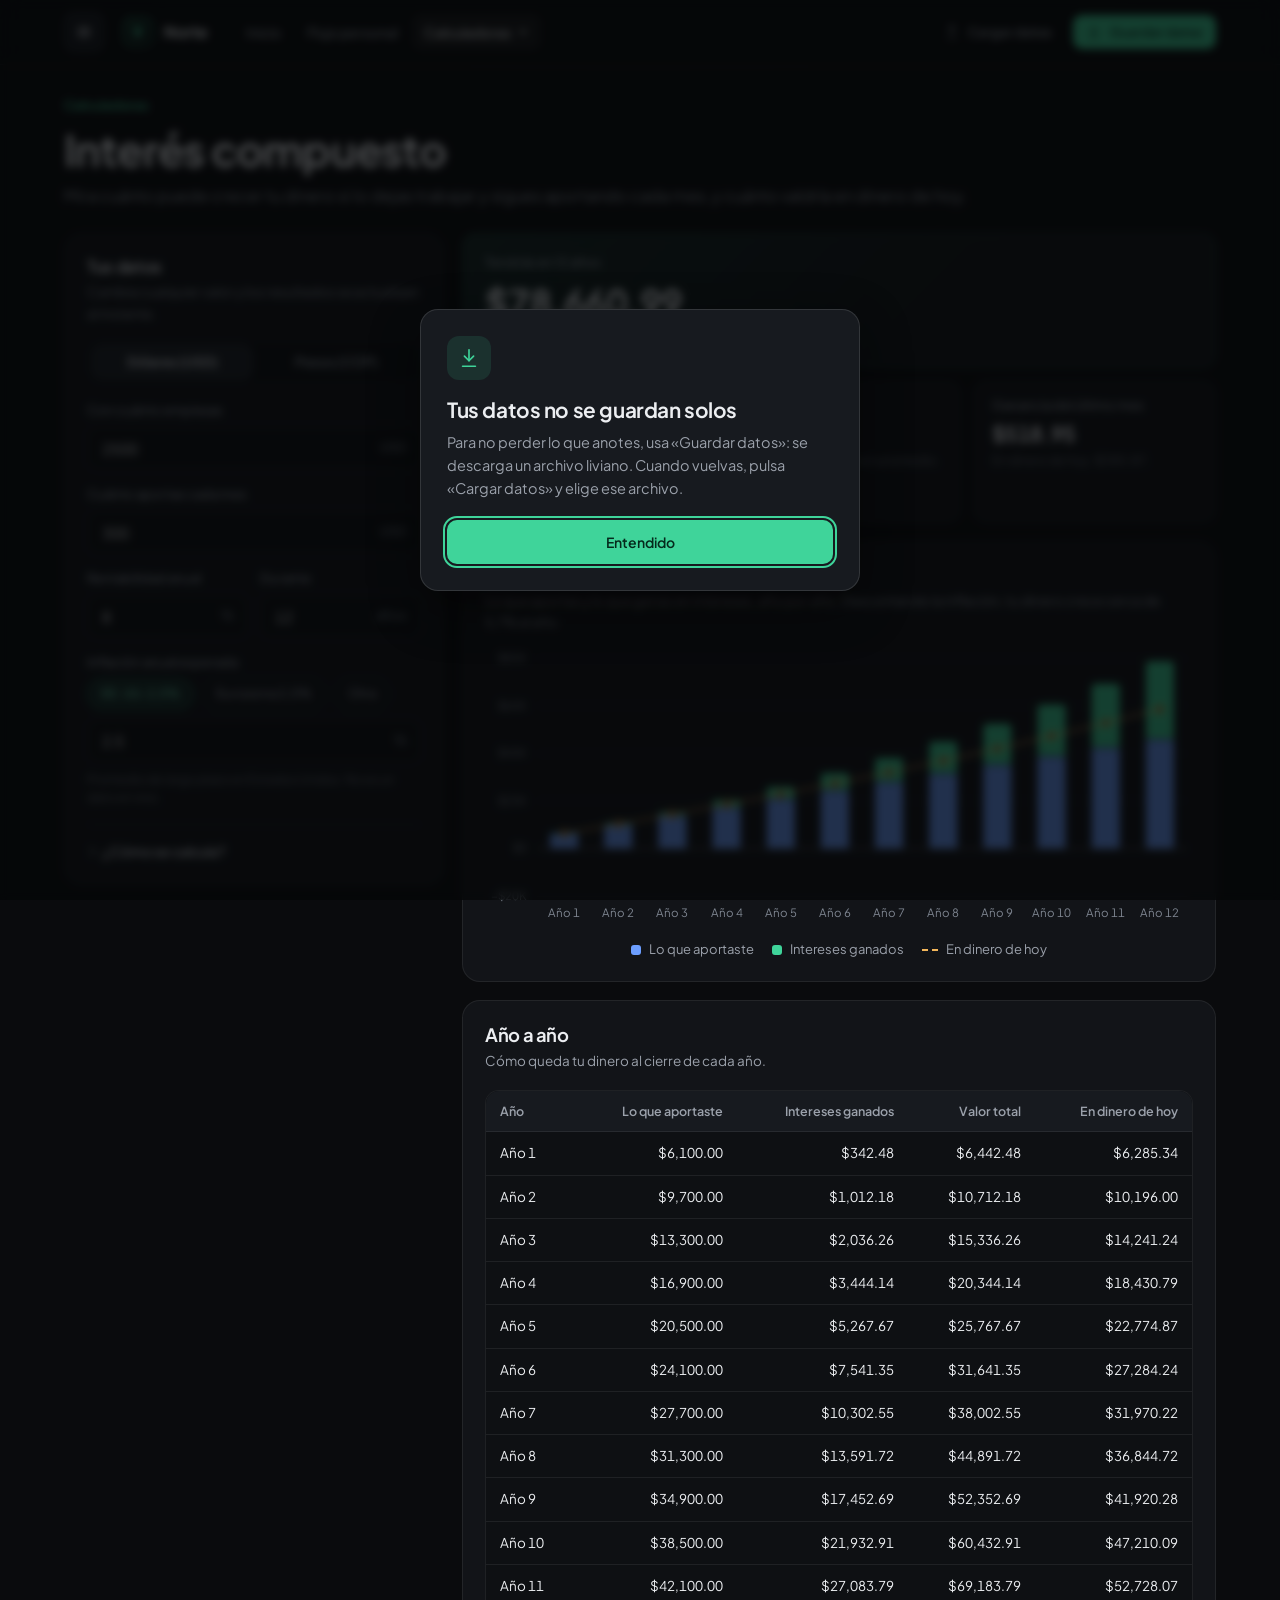
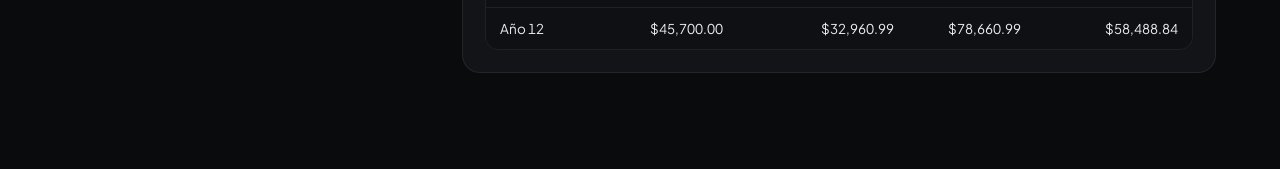
<file: features/interes-compuesto/index.html>
<!DOCTYPE html>
<html lang="es">
<head>
  <meta charset="UTF-8">
  <meta name="viewport" content="width=device-width, initial-scale=1">
  <meta name="theme-color" content="#0a0b0d">
  <meta name="description" content="Calculadora de interés compuesto en dólares y pesos colombianos, con inflación y valor en dinero de hoy.">
  <title>Interés compuesto — Norte</title>
  <link rel="icon" href="../../assets/favicon.svg" type="image/svg+xml">
  <link rel="preconnect" href="https://fonts.googleapis.com">
  <link rel="preconnect" href="https://fonts.gstatic.com" crossorigin>
  <link href="https://fonts.googleapis.com/css2?family=Plus+Jakarta+Sans:wght@400;500;600;700;800&display=swap" rel="stylesheet">
  <link rel="stylesheet" href="../../assets/css/base.css">
  <link rel="stylesheet" href="../../assets/css/calc.css">
  <link rel="stylesheet" href="interes.css">
</head>
<body>
  <a class="skip" href="#contenido">Saltar al contenido</a>
  <header class="topbar">
    <div class="topbar-inner">
      <a class="brand" href="../../index.html" aria-label="Norte, inicio">
        <span class="brand-mark"><svg viewBox="0 0 24 24" fill="none" aria-hidden="true"><path d="M12 2.8 6.6 14.2h10.8L12 2.8Z" fill="#3fd49a"/><path d="M12 14.2v6.6" stroke="#74e6b9" stroke-width="1.8" stroke-linecap="round"/></svg></span>
        <span class="brand-name">Norte</span>
      </a>
      <nav class="nav" aria-label="Secciones">
        <a class="nav-link" href="../../index.html">Inicio</a>
        <a class="nav-link" href="../finanzas-personales/index.html">Flujo personal</a>
        <div class="nav-group">
          <button class="nav-link nav-trigger is-active" type="button" aria-expanded="false" aria-haspopup="true">
            Calculadoras
            <svg viewBox="0 0 12 12" fill="none" stroke="currentColor" stroke-width="1.6" stroke-linecap="round" stroke-linejoin="round" aria-hidden="true"><path d="M3 4.5 6 7.5 9 4.5"/></svg>
          </button>
          <div class="nav-menu">
            <a class="nav-item is-active" href="./index.html" aria-current="page">
              <span class="nav-item-icon"><svg viewBox="0 0 24 24" fill="none" stroke="currentColor" stroke-width="1.8" stroke-linecap="round" stroke-linejoin="round" aria-hidden="true"><path d="M3 17l6-6 4 4 8-8"/><path d="M14 7h7v7"/></svg></span>
              <span><strong>Interés compuesto</strong><small>Cuánto puede crecer tu dinero</small></span>
            </a>
            <a class="nav-item" href="../creditos/index.html">
              <span class="nav-item-icon"><svg viewBox="0 0 24 24" fill="none" stroke="currentColor" stroke-width="1.8" stroke-linecap="round" stroke-linejoin="round" aria-hidden="true"><rect x="3" y="5" width="18" height="14" rx="2.5"/><path d="M3 10h18"/><path d="M7 15h4"/></svg></span>
              <span><strong>Créditos</strong><small>Cuota, intereses y abonos a capital</small></span>
            </a>
            <a class="nav-item" href="../4x1000/index.html">
              <span class="nav-item-icon"><svg viewBox="0 0 24 24" fill="none" stroke="currentColor" stroke-width="1.8" stroke-linecap="round" stroke-linejoin="round" aria-hidden="true"><path d="M19 5 5 19"/><circle cx="7" cy="7" r="2.5"/><circle cx="17" cy="17" r="2.5"/></svg></span>
              <span><strong>4x1000</strong><small>Lo que te cobra el banco al mover dinero</small></span>
            </a>
          </div>
        </div>
        <a class="nav-link" href="../pymes/index.html" data-feature="pymes" hidden>Pymes</a>
      </nav>
      <div class="topbar-actions">
        <button class="btn btn-ghost btn-sm" type="button" id="btn-cargar" title="Cargar datos guardados">
          <svg viewBox="0 0 24 24" fill="none" stroke="currentColor" stroke-width="1.8" stroke-linecap="round" stroke-linejoin="round" aria-hidden="true"><path d="M12 15V3"/><path d="m7 8 5-5 5 5"/><path d="M5 21h14"/></svg>
          <span>Cargar<span class="hide-sm"> datos</span></span>
        </button>
        <button class="btn btn-primary btn-sm" type="button" id="btn-guardar" title="Descargar un archivo con tus datos">
          <svg viewBox="0 0 24 24" fill="none" stroke="currentColor" stroke-width="1.8" stroke-linecap="round" stroke-linejoin="round" aria-hidden="true"><path d="M12 3v12"/><path d="m7 10 5 5 5-5"/><path d="M5 21h14"/></svg>
          <span>Guardar<span class="hide-sm"> datos</span></span>
        </button>
        <input class="hidden-file" id="file-input" type="file" accept="application/json,.json">
      </div>
      <button class="nav-toggle" type="button" aria-label="Abrir menú" aria-expanded="false">
        <svg viewBox="0 0 24 24" fill="none" stroke="currentColor" stroke-width="1.8" stroke-linecap="round" aria-hidden="true"><path d="M4 7h16M4 12h16M4 17h16"/></svg>
      </button>
    </div>
  </header>

  <main id="contenido" class="page">
    <div class="page-head">
      <div>
        <p class="eyebrow">Calculadoras</p>
        <h1>Interés compuesto</h1>
        <p class="lede">Mira cuánto puede crecer tu dinero si lo dejas trabajar y sigues aportando cada mes, y cuánto valdría en dinero de hoy.</p>
      </div>
    </div>

    <div class="calc-layout">
      <aside class="calc-side is-sticky">
        <section class="card card-pad">
          <div class="card-title">
            <h2>Tus datos</h2>
            <p>Cambia cualquier valor y los resultados se actualizan al instante.</p>
          </div>
          <div class="tabs tabs-block" role="tablist" aria-label="Moneda">
            <button type="button" role="tab" id="tab-usd" aria-selected="true" class="is-active">Dólares (USD)</button>
            <button type="button" role="tab" id="tab-cop" aria-selected="false">Pesos (COP)</button>
          </div>

          <form class="form-grid calc-form" id="calc-form">
            <div class="field">
              <label for="principal">Con cuánto empiezas</label>
              <div class="input-suffix">
                <input id="principal" name="principal" type="number" min="0" step="any" inputmode="decimal" required>
                <em id="principal-suffix">USD</em>
              </div>
            </div>
            <div class="field">
              <label for="monthly">Cuánto aportas cada mes</label>
              <div class="input-suffix">
                <input id="monthly" name="monthly" type="number" min="0" step="any" inputmode="decimal">
                <em id="monthly-suffix">USD</em>
              </div>
            </div>
            <div class="field-pair">
              <div class="field">
                <label for="rate">Rentabilidad anual</label>
                <div class="input-suffix">
                  <input id="rate" name="rate" type="number" min="0" max="100" step="0.01" inputmode="decimal" required>
                  <em>%</em>
                </div>
              </div>
              <div class="field">
                <label for="years">Durante</label>
                <div class="input-suffix">
                  <input id="years" name="years" type="number" min="1" max="50" step="1" inputmode="numeric" required>
                  <em>años</em>
                </div>
              </div>
            </div>
            <div class="field">
              <label for="inflation">Inflación anual esperada</label>
              <div class="chip-row" id="inflation-presets" aria-label="Valores sugeridos de inflación"></div>
              <div class="input-suffix">
                <input id="inflation" name="inflation" type="number" min="0" max="80" step="0.01" inputmode="decimal">
                <em>%</em>
              </div>
              <span class="hint" id="inflation-hint">Usa un valor sugerido o escribe el tuyo.</span>
            </div>
          </form>

          <details class="note">
            <summary>¿Cómo se calcula?</summary>
            <ul>
              <li>Los intereses se suman a tu dinero cada mes, y el mes siguiente también generan intereses.</li>
              <li>Tus aportes entran al final de cada mes.</li>
              <li>«En dinero de hoy» muestra lo que podrías comprar con ese dinero, descontando la inflación.</li>
              <li>Los valores de inflación sugeridos son referencias de largo plazo, no datos en vivo.</li>
            </ul>
          </details>
        </section>
      </aside>

      <section class="calc-results">
        <div class="metrics cols-3" id="metrics"></div>

        <article class="card card-pad chart-card">
          <div class="list-head">
            <div>
              <h2>Cómo crece tu dinero</h2>
              <p id="chart-caption">Lo que aportas y lo que ganas en intereses, año por año.</p>
            </div>
          </div>
          <div class="chart" id="chart" aria-label="Gráfica de crecimiento por año"></div>
        </article>

        <article class="card card-pad">
          <div class="list-head">
            <div>
              <h2>Año a año</h2>
              <p>Cómo queda tu dinero al cierre de cada año.</p>
            </div>
          </div>
          <div class="table-scroll">
            <table>
              <thead>
                <tr>
                  <th>Año</th>
                  <th>Lo que aportaste</th>
                  <th>Intereses ganados</th>
                  <th>Valor total</th>
                  <th>En dinero de hoy</th>
                </tr>
              </thead>
              <tbody id="year-body"></tbody>
            </table>
          </div>
        </article>
      </section>
    </div>
  </main>

  <script src="../../assets/js/norte.js"></script>
  <script src="../../assets/js/charts.js"></script>
  <script src="interes.js"></script>
</body>
</html>
</file>
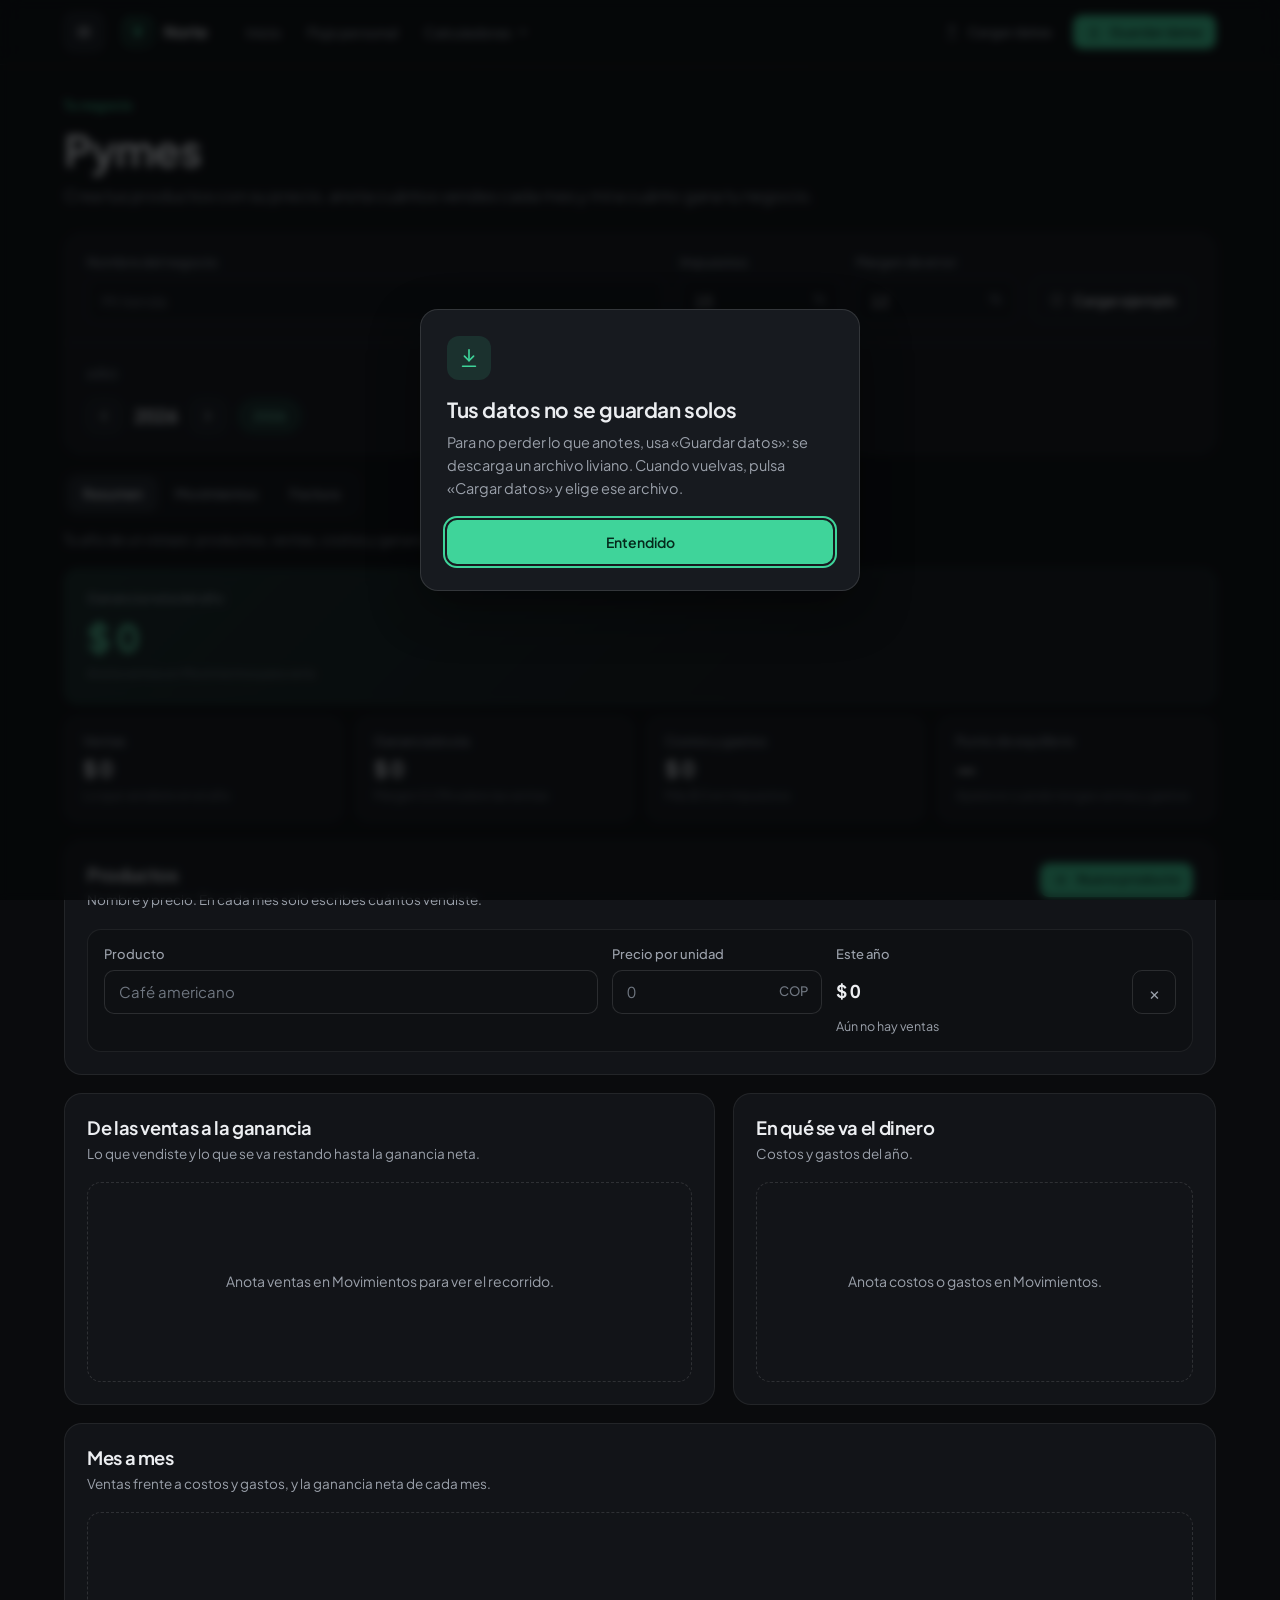
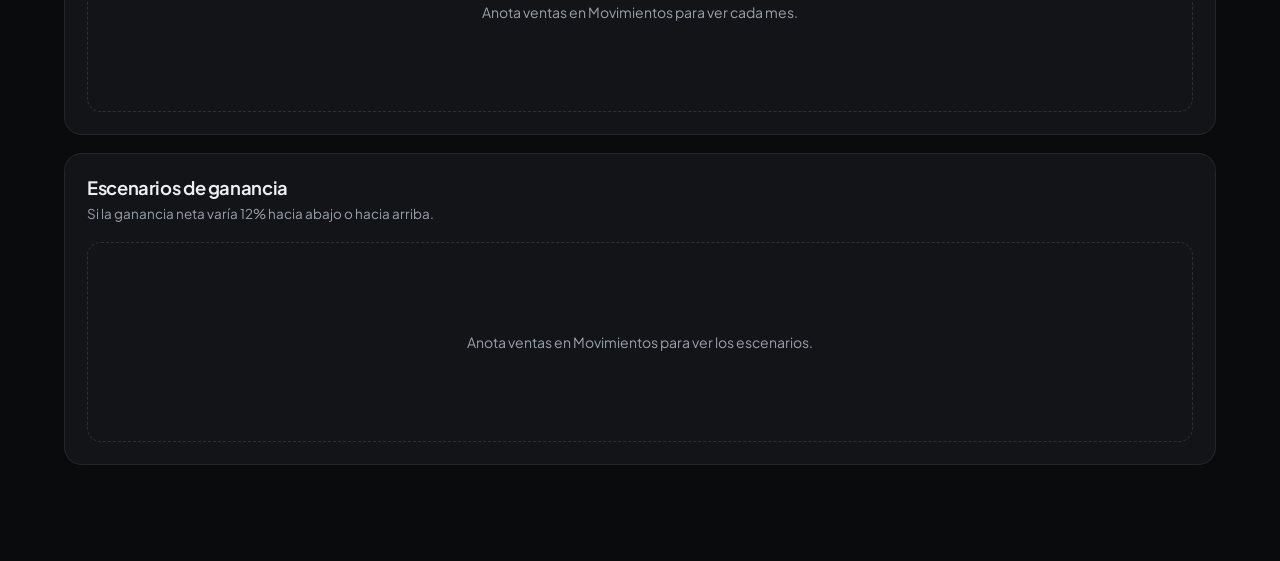
<file: features/pymes/index.html>
<!DOCTYPE html>
<html lang="es">
<head>
  <meta charset="UTF-8">
  <meta name="viewport" content="width=device-width, initial-scale=1">
  <meta name="theme-color" content="#0a0b0d">
  <meta name="robots" content="noindex">
  <meta name="description" content="Pymes: productos, ventas de cada mes, costos, gastos, ganancia y factura del año.">
  <title>Pymes — Norte</title>
  <link rel="icon" href="../../assets/favicon.svg" type="image/svg+xml">
  <link rel="preconnect" href="https://fonts.googleapis.com">
  <link rel="preconnect" href="https://fonts.gstatic.com" crossorigin>
  <link href="https://fonts.googleapis.com/css2?family=Plus+Jakarta+Sans:wght@400;500;600;700;800&display=swap" rel="stylesheet">
  <link rel="stylesheet" href="../../assets/css/base.css">
  <link rel="stylesheet" href="../finanzas-personales/finanzas.css">
  <link rel="stylesheet" href="pymes.css">
</head>
<body>
  <a class="skip" href="#contenido">Saltar al contenido</a>
  <header class="topbar">
    <div class="topbar-inner">
      <a class="brand" href="../../index.html" aria-label="Norte, inicio">
        <span class="brand-mark"><svg viewBox="0 0 24 24" fill="none" aria-hidden="true"><path d="M12 2.8 6.6 14.2h10.8L12 2.8Z" fill="#3fd49a"/><path d="M12 14.2v6.6" stroke="#74e6b9" stroke-width="1.8" stroke-linecap="round"/></svg></span>
        <span class="brand-name">Norte</span>
      </a>
      <nav class="nav" aria-label="Secciones">
        <a class="nav-link" href="../../index.html">Inicio</a>
        <a class="nav-link" href="../finanzas-personales/index.html">Flujo personal</a>
        <div class="nav-group">
          <button class="nav-link nav-trigger" type="button" aria-expanded="false" aria-haspopup="true">
            Calculadoras
            <svg viewBox="0 0 12 12" fill="none" stroke="currentColor" stroke-width="1.6" stroke-linecap="round" stroke-linejoin="round" aria-hidden="true"><path d="M3 4.5 6 7.5 9 4.5"/></svg>
          </button>
          <div class="nav-menu">
            <a class="nav-item" href="../interes-compuesto/index.html">
              <span class="nav-item-icon"><svg viewBox="0 0 24 24" fill="none" stroke="currentColor" stroke-width="1.8" stroke-linecap="round" stroke-linejoin="round" aria-hidden="true"><path d="M3 17l6-6 4 4 8-8"/><path d="M14 7h7v7"/></svg></span>
              <span><strong>Interés compuesto</strong><small>Cuánto puede crecer tu dinero</small></span>
            </a>
            <a class="nav-item" href="../creditos/index.html">
              <span class="nav-item-icon"><svg viewBox="0 0 24 24" fill="none" stroke="currentColor" stroke-width="1.8" stroke-linecap="round" stroke-linejoin="round" aria-hidden="true"><rect x="3" y="5" width="18" height="14" rx="2.5"/><path d="M3 10h18"/><path d="M7 15h4"/></svg></span>
              <span><strong>Créditos</strong><small>Cuota, intereses y abonos a capital</small></span>
            </a>
            <a class="nav-item" href="../4x1000/index.html">
              <span class="nav-item-icon"><svg viewBox="0 0 24 24" fill="none" stroke="currentColor" stroke-width="1.8" stroke-linecap="round" stroke-linejoin="round" aria-hidden="true"><path d="M19 5 5 19"/><circle cx="7" cy="7" r="2.5"/><circle cx="17" cy="17" r="2.5"/></svg></span>
              <span><strong>4x1000</strong><small>Lo que te cobra el banco al mover dinero</small></span>
            </a>
          </div>
        </div>
        <a class="nav-link is-active" href="./index.html" aria-current="page" data-feature="pymes" hidden>Pymes</a>
      </nav>
      <div class="topbar-actions">
        <button class="btn btn-ghost btn-sm" type="button" id="btn-cargar" title="Cargar datos guardados">
          <svg viewBox="0 0 24 24" fill="none" stroke="currentColor" stroke-width="1.8" stroke-linecap="round" stroke-linejoin="round" aria-hidden="true"><path d="M12 15V3"/><path d="m7 8 5-5 5 5"/><path d="M5 21h14"/></svg>
          <span>Cargar<span class="hide-sm"> datos</span></span>
        </button>
        <button class="btn btn-primary btn-sm" type="button" id="btn-guardar" title="Descargar un archivo con tus datos">
          <svg viewBox="0 0 24 24" fill="none" stroke="currentColor" stroke-width="1.8" stroke-linecap="round" stroke-linejoin="round" aria-hidden="true"><path d="M12 3v12"/><path d="m7 10 5 5 5-5"/><path d="M5 21h14"/></svg>
          <span>Guardar<span class="hide-sm"> datos</span></span>
        </button>
        <input class="hidden-file" id="file-input" type="file" accept="application/json,.json">
      </div>
      <button class="nav-toggle" type="button" aria-label="Abrir menú" aria-expanded="false">
        <svg viewBox="0 0 24 24" fill="none" stroke="currentColor" stroke-width="1.8" stroke-linecap="round" aria-hidden="true"><path d="M4 7h16M4 12h16M4 17h16"/></svg>
      </button>
    </div>
  </header>

  <main id="contenido" class="page">
    <!-- Vista general del año -->
    <section id="view-overview">
      <div class="page-head">
        <div>
          <p class="eyebrow">Tu negocio</p>
          <h1>Pymes</h1>
          <p class="lede">Crea tus productos con su precio, anota cuántos vendes cada mes y mira cuánto gana tu negocio.</p>
        </div>
      </div>

      <section class="card toolbar-card" aria-label="Datos del negocio">
        <div class="toolbar-identity pyme-identity">
          <div class="field">
            <label for="biz-name">Nombre del negocio</label>
            <input id="biz-name" type="text" placeholder="Mi tienda">
          </div>
          <div class="field" title="Porcentaje de la ganancia que se va en impuestos">
            <label for="tax">Impuestos</label>
            <div class="input-suffix">
              <input id="tax" type="number" min="0" max="100" step="0.1" inputmode="decimal">
              <em>%</em>
            </div>
          </div>
          <div class="field" title="Qué tanto podría variar la ganancia real">
            <label for="uncertainty">Margen de error</label>
            <div class="input-suffix">
              <input id="uncertainty" type="number" min="0" max="80" step="1" inputmode="decimal">
              <em>%</em>
            </div>
          </div>
          <button class="btn btn-outline toolbar-example" type="button" id="btn-ejemplo">
            <svg viewBox="0 0 24 24" fill="none" stroke="currentColor" stroke-width="1.8" stroke-linecap="round" stroke-linejoin="round" aria-hidden="true"><path d="M12 3v3M12 18v3M3 12h3M18 12h3M5.6 5.6l2.1 2.1M16.3 16.3l2.1 2.1M5.6 18.4l2.1-2.1M16.3 7.7l2.1-2.1"/></svg>
            Cargar ejemplo
          </button>
        </div>
        <div class="toolbar-context pyme-context">
          <div class="context-block">
            <div class="context-title">
              <span class="context-label">Año</span>
            </div>
            <div class="context-items">
              <div class="year-nav">
                <button class="btn btn-sm btn-icon" type="button" id="year-prev" aria-label="Año anterior">
                  <svg viewBox="0 0 24 24" fill="none" stroke="currentColor" stroke-width="2" stroke-linecap="round" stroke-linejoin="round" aria-hidden="true"><path d="m15 6-6 6 6 6"/></svg>
                </button>
                <strong id="year-label">2026</strong>
                <button class="btn btn-sm btn-icon" type="button" id="year-next" aria-label="Año siguiente">
                  <svg viewBox="0 0 24 24" fill="none" stroke="currentColor" stroke-width="2" stroke-linecap="round" stroke-linejoin="round" aria-hidden="true"><path d="m9 6 6 6-6 6"/></svg>
                </button>
              </div>
              <div class="chip-row" id="year-chips"></div>
            </div>
          </div>
        </div>
      </section>

      <div class="overview-tabbar">
        <div class="tabs" role="tablist" aria-label="Secciones del año">
          <button type="button" role="tab" data-tab="recopilado" class="is-active" aria-selected="true">Resumen</button>
          <button type="button" role="tab" data-tab="meses" aria-selected="false">Movimientos</button>
          <button type="button" role="tab" data-tab="factura" aria-selected="false">Factura</button>
        </div>
      </div>
      <p class="tab-desc" id="tab-desc">Tu año de un vistazo: productos, ventas, costos y ganancia.</p>

      <div class="panel" id="panel-recopilado">
        <div class="metrics cols-4" id="year-metrics"></div>

        <section class="card card-pad">
          <div class="list-head">
            <div>
              <h2>Productos</h2>
              <p>Nombre y precio. En cada mes solo escribes cuántos vendiste.</p>
            </div>
            <button class="btn btn-sm btn-primary" type="button" id="add-product">
              <svg viewBox="0 0 24 24" fill="none" stroke="currentColor" stroke-width="2.2" stroke-linecap="round" aria-hidden="true"><path d="M12 5v14M5 12h14"/></svg>
              Nuevo producto
            </button>
          </div>
          <div class="item-list" id="product-list"></div>
        </section>

        <div class="overview-grid">
          <article class="card card-pad">
            <div class="list-head">
              <div>
                <h2>De las ventas a la ganancia</h2>
                <p>Lo que vendiste y lo que se va restando hasta la ganancia neta.</p>
              </div>
            </div>
            <div class="chart" id="pnl-chart"></div>
          </article>
          <article class="card card-pad">
            <div class="list-head">
              <div>
                <h2>En qué se va el dinero</h2>
                <p>Costos y gastos del año.</p>
              </div>
            </div>
            <div class="chart" id="mix-donut"></div>
          </article>
        </div>

        <article class="card card-pad">
          <div class="list-head">
            <div>
              <h2>Mes a mes</h2>
              <p>Ventas frente a costos y gastos, y la ganancia neta de cada mes.</p>
            </div>
          </div>
          <div class="chart" id="year-chart"></div>
        </article>

        <article class="card card-pad">
          <div class="list-head">
            <div>
              <h2>Escenarios de ganancia</h2>
              <p id="range-note">Cuánto podrías ganar si el año sale peor o mejor de lo esperado.</p>
            </div>
          </div>
          <div class="chart" id="range-chart"></div>
        </article>
      </div>

      <div class="panel" id="panel-meses" hidden>
        <section class="card card-pad">
          <div class="list-head">
            <div>
              <h2>Movimientos de <span id="months-year">2026</span></h2>
              <p>Toca un mes para anotar ventas, costos y gastos.</p>
            </div>
          </div>
          <div class="month-grid" id="month-grid"></div>
        </section>
      </div>

      <div class="panel" id="panel-factura" hidden>
        <div class="invoice-actions">
          <button class="btn btn-sm btn-outline" type="button" id="btn-print-invoice">
            <svg viewBox="0 0 24 24" fill="none" stroke="currentColor" stroke-width="1.8" stroke-linecap="round" stroke-linejoin="round" aria-hidden="true"><path d="M7 9V3h10v6"/><rect x="3" y="9" width="18" height="8" rx="2"/><path d="M7 14h10v7H7z"/></svg>
            Imprimir
          </button>
        </div>
        <article class="card invoice" id="invoice"></article>
      </div>
    </section>

    <!-- Vista de un mes -->
    <section id="view-month" hidden>
      <div class="view-top">
        <button class="btn btn-sm btn-ghost back-btn" type="button" id="btn-back">
          <svg viewBox="0 0 24 24" fill="none" stroke="currentColor" stroke-width="2" stroke-linecap="round" stroke-linejoin="round" aria-hidden="true"><path d="M19 12H5M11 18l-6-6 6-6"/></svg>
          Volver a movimientos
        </button>
      </div>
      <div class="page-head">
        <div>
          <p class="eyebrow">Pymes · Mes</p>
          <div class="month-title-row">
            <button class="btn btn-sm btn-icon" type="button" id="month-prev" aria-label="Mes anterior">
              <svg viewBox="0 0 24 24" fill="none" stroke="currentColor" stroke-width="2" stroke-linecap="round" stroke-linejoin="round" aria-hidden="true"><path d="m15 6-6 6 6 6"/></svg>
            </button>
            <h1 id="month-title">Enero 2026</h1>
            <button class="btn btn-sm btn-icon" type="button" id="month-next" aria-label="Mes siguiente">
              <svg viewBox="0 0 24 24" fill="none" stroke="currentColor" stroke-width="2" stroke-linecap="round" stroke-linejoin="round" aria-hidden="true"><path d="m9 6 6 6-6 6"/></svg>
            </button>
          </div>
          <p class="lede">Escribe cuántas unidades vendiste y lo que gastaste. Las cuentas se hacen solas.</p>
        </div>
      </div>

      <div class="workspace">
        <div class="stack">
          <section class="card card-pad">
            <div class="list-head">
              <div>
                <h2>Ventas</h2>
                <p>Unidades vendidas de cada producto.</p>
              </div>
              <button class="btn btn-sm btn-outline" type="button" id="add-product-month">
                <svg viewBox="0 0 24 24" fill="none" stroke="currentColor" stroke-width="2.2" stroke-linecap="round" aria-hidden="true"><path d="M12 5v14M5 12h14"/></svg>
                Producto
              </button>
            </div>
            <p class="section-hint" id="sales-hint"></p>
            <div class="rows" id="sales-rows"></div>
            <div class="list-total">
              <span>Total de ventas</span>
              <strong id="income-total">$0</strong>
            </div>
          </section>

          <section class="card card-pad">
            <div class="list-head">
              <div>
                <h2>Costos directos</h2>
                <p>Lo que cuesta hacer o comprar lo que vendes: insumos, mercancía, empaques.</p>
              </div>
              <button class="btn btn-sm btn-outline" type="button" id="add-cost">
                <svg viewBox="0 0 24 24" fill="none" stroke="currentColor" stroke-width="2.2" stroke-linecap="round" aria-hidden="true"><path d="M12 5v14M5 12h14"/></svg>
                Agregar
              </button>
            </div>
            <div class="rows" id="cost-rows"></div>
            <div class="list-total">
              <span>Total de costos</span>
              <strong id="cost-total">$0</strong>
            </div>
          </section>

          <section class="card card-pad">
            <div class="list-head">
              <div>
                <h2>Gastos del negocio</h2>
                <p>Arriendo, nómina, servicios. Fijo: se paga igual cada mes. Variable: cambia con las ventas.</p>
              </div>
              <button class="btn btn-sm btn-outline" type="button" id="add-expense">
                <svg viewBox="0 0 24 24" fill="none" stroke="currentColor" stroke-width="2.2" stroke-linecap="round" aria-hidden="true"><path d="M12 5v14M5 12h14"/></svg>
                Agregar
              </button>
            </div>
            <div class="rows" id="expense-rows"></div>
            <div class="list-total">
              <span>Total de gastos</span>
              <strong id="expense-total">$0</strong>
            </div>
          </section>

          <section class="card card-pad">
            <div class="list-head">
              <div>
                <h2><label for="month-notes">Notas</label></h2>
                <p>Temporada, pedidos grandes o recordatorios de este mes.</p>
              </div>
            </div>
            <div class="field">
              <textarea id="month-notes" placeholder="Temporada, pedidos grandes, recordatorios…"></textarea>
            </div>
          </section>
        </div>

        <aside class="stack month-aside">
          <div class="metrics" id="month-metrics"></div>
          <article class="card card-pad">
            <div class="list-head">
              <div>
                <h2>En qué se va el dinero</h2>
                <p>Costos y gastos de este mes.</p>
              </div>
            </div>
            <div class="chart" id="month-donut"></div>
          </article>
        </aside>
      </div>
    </section>
  </main>

  <script src="../../assets/js/norte.js"></script>
  <script src="../../assets/js/charts.js"></script>
  <script src="pymes.js"></script>
</body>
</html>
</file>
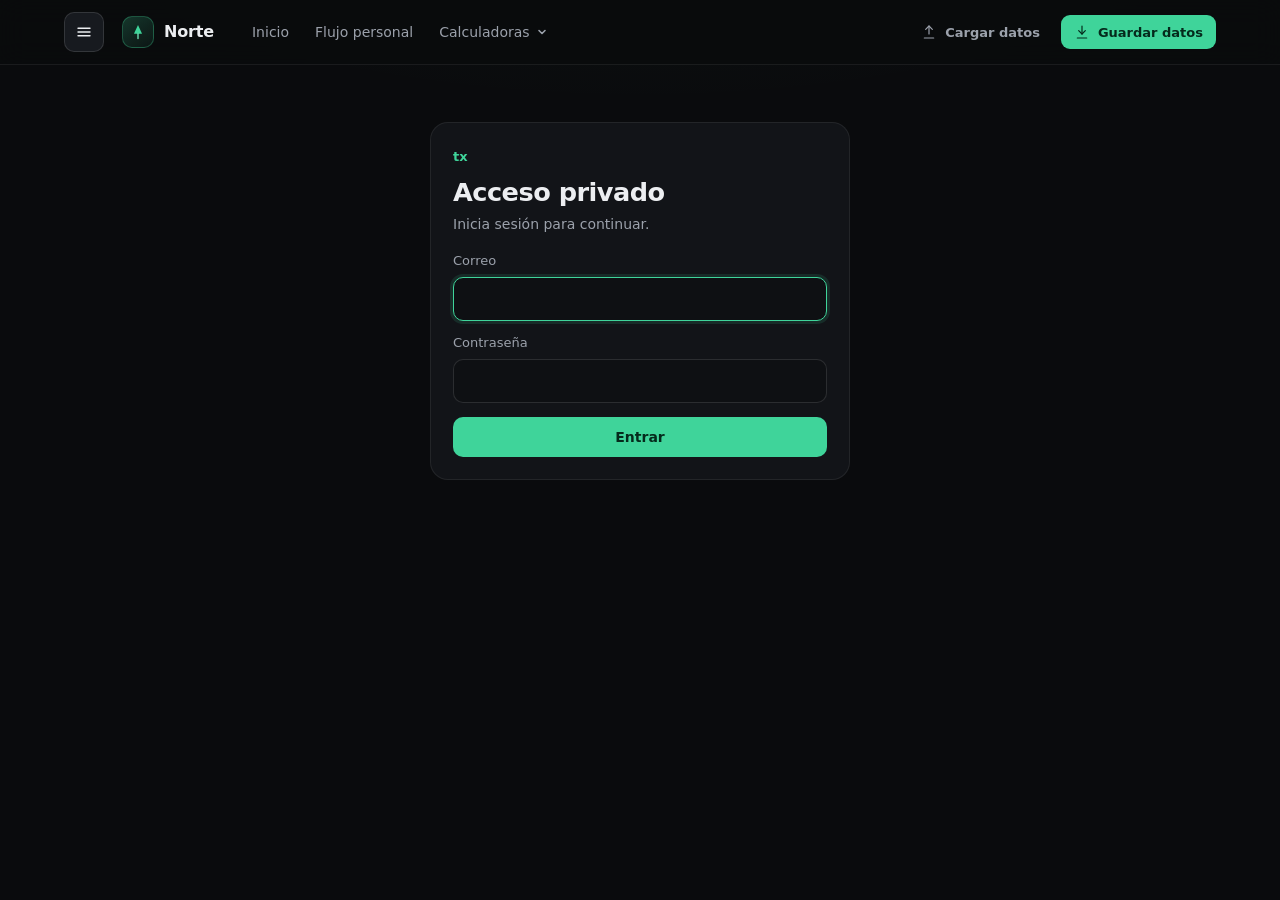
<file: features/tx/index.html>
<!DOCTYPE html>
<html lang="es">
<head>
  <meta charset="UTF-8">
  <meta http-equiv="Content-Security-Policy" content="default-src 'self'; script-src 'self'; style-src 'self' 'unsafe-inline' https://fonts.googleapis.com; font-src https://fonts.gstatic.com; img-src 'self' data:; connect-src 'self' https://jxhtypisigvwwkakdzlw.supabase.co; object-src 'none'; base-uri 'none'; form-action 'none'">
  <meta name="viewport" content="width=device-width, initial-scale=1">
  <meta name="theme-color" content="#0a0b0d">
  <meta name="robots" content="noindex">
  <meta name="referrer" content="no-referrer">
  <meta name="description" content="tx: ingresos y egresos del día, recurrentes y facturas.">
  <title>tx — Norte</title>
  <link rel="icon" href="../../assets/favicon.svg" type="image/svg+xml">
  <link rel="preconnect" href="https://fonts.googleapis.com">
  <link rel="preconnect" href="https://fonts.gstatic.com" crossorigin>
  <link href="https://fonts.googleapis.com/css2?family=Plus+Jakarta+Sans:wght@400;500;600;700;800&display=swap" rel="stylesheet">
  <link rel="stylesheet" href="../../assets/css/base.css">
  <link rel="stylesheet" href="../finanzas-personales/finanzas.css">
  <link rel="stylesheet" href="tx.css">
</head>
<body data-autosave>
  <a class="skip" href="#contenido">Saltar al contenido</a>
  <header class="topbar">
    <div class="topbar-inner">
      <a class="brand" href="../../index.html" aria-label="Norte, inicio">
        <span class="brand-mark"><svg viewBox="0 0 24 24" fill="none" aria-hidden="true"><path d="M12 2.8 6.6 14.2h10.8L12 2.8Z" fill="#3fd49a"/><path d="M12 14.2v6.6" stroke="#74e6b9" stroke-width="1.8" stroke-linecap="round"/></svg></span>
        <span class="brand-name">Norte</span>
      </a>
      <nav class="nav" aria-label="Secciones">
        <a class="nav-link" href="../../index.html">Inicio</a>
        <a class="nav-link" href="../finanzas-personales/index.html">Flujo personal</a>
        <div class="nav-group">
          <button class="nav-link nav-trigger" type="button" aria-expanded="false" aria-haspopup="true">
            Calculadoras
            <svg viewBox="0 0 12 12" fill="none" stroke="currentColor" stroke-width="1.6" stroke-linecap="round" stroke-linejoin="round" aria-hidden="true"><path d="M3 4.5 6 7.5 9 4.5"/></svg>
          </button>
          <div class="nav-menu">
            <a class="nav-item" href="../interes-compuesto/index.html">
              <span class="nav-item-icon"><svg viewBox="0 0 24 24" fill="none" stroke="currentColor" stroke-width="1.8" stroke-linecap="round" stroke-linejoin="round" aria-hidden="true"><path d="M3 17l6-6 4 4 8-8"/><path d="M14 7h7v7"/></svg></span>
              <span><strong>Interés compuesto</strong><small>Cuánto puede crecer tu dinero</small></span>
            </a>
            <a class="nav-item" href="../creditos/index.html">
              <span class="nav-item-icon"><svg viewBox="0 0 24 24" fill="none" stroke="currentColor" stroke-width="1.8" stroke-linecap="round" stroke-linejoin="round" aria-hidden="true"><rect x="3" y="5" width="18" height="14" rx="2.5"/><path d="M3 10h18"/><path d="M7 15h4"/></svg></span>
              <span><strong>Créditos</strong><small>Cuota, intereses y abonos a capital</small></span>
            </a>
            <a class="nav-item" href="../4x1000/index.html">
              <span class="nav-item-icon"><svg viewBox="0 0 24 24" fill="none" stroke="currentColor" stroke-width="1.8" stroke-linecap="round" stroke-linejoin="round" aria-hidden="true"><path d="M19 5 5 19"/><circle cx="7" cy="7" r="2.5"/><circle cx="17" cy="17" r="2.5"/></svg></span>
              <span><strong>4x1000</strong><small>Lo que te cobra el banco al mover dinero</small></span>
            </a>
          </div>
        </div>
        <a class="nav-link" href="../pymes/index.html" data-feature="pymes" hidden>Pymes</a>
      </nav>
      <div class="topbar-actions">
        <button class="btn btn-ghost btn-sm" type="button" id="btn-cargar" title="Cargar datos guardados">
          <svg viewBox="0 0 24 24" fill="none" stroke="currentColor" stroke-width="1.8" stroke-linecap="round" stroke-linejoin="round" aria-hidden="true"><path d="M12 15V3"/><path d="m7 8 5-5 5 5"/><path d="M5 21h14"/></svg>
          <span>Cargar<span class="hide-sm"> datos</span></span>
        </button>
        <button class="btn btn-primary btn-sm" type="button" id="btn-guardar" title="Descargar un archivo con tus datos">
          <svg viewBox="0 0 24 24" fill="none" stroke="currentColor" stroke-width="1.8" stroke-linecap="round" stroke-linejoin="round" aria-hidden="true"><path d="M12 3v12"/><path d="m7 10 5 5 5-5"/><path d="M5 21h14"/></svg>
          <span>Guardar<span class="hide-sm"> datos</span></span>
        </button>
        <input class="hidden-file" id="file-input" type="file" accept="application/json,.json">
      </div>
      <button class="nav-toggle" type="button" aria-label="Abrir menú" aria-expanded="false">
        <svg viewBox="0 0 24 24" fill="none" stroke="currentColor" stroke-width="1.8" stroke-linecap="round" aria-hidden="true"><path d="M4 7h16M4 12h16M4 17h16"/></svg>
      </button>
    </div>
  </header>

  <div class="page tx-gate-wrap" id="auth-gate">
    <div class="card card-pad tx-gate-card">
      <p class="eyebrow">tx</p>
      <h1>Acceso privado</h1>
      <p class="tx-gate-msg" id="auth-msg" role="status">Conectando…</p>
      <form class="tx-gate-form" id="auth-form" hidden novalidate>
        <div class="field">
          <label for="auth-email">Correo</label>
          <input class="input" id="auth-email" name="email" type="email" inputmode="email" autocomplete="username" autocapitalize="none" spellcheck="false" required>
        </div>
        <div class="field">
          <label for="auth-password">Contraseña</label>
          <input class="input" id="auth-password" name="password" type="password" autocomplete="current-password" required>
        </div>
        <button class="btn btn-primary" type="submit" id="auth-submit">Entrar</button>
      </form>
    </div>
  </div>

  <main id="contenido" class="page tx" hidden>
    <div class="page-head tx-head">
      <div>
        <p class="eyebrow" id="tx-eyebrow">tx</p>
        <h1 id="tx-today">Hoy</h1>
        <p class="lede" id="tx-lede">Anota el ingreso o el egreso de hoy y sigue con tu día.</p>
      </div>
      <div class="tx-account" id="tx-account">
        <span class="tx-account-email" id="tx-account-email"></span>
        <span class="tx-sync" id="sync-status" role="status"></span>
        <button class="btn btn-sm btn-outline" type="button" id="btn-salir">Salir</button>
      </div>
    </div>

    <div class="overview-tabbar">
      <div class="tabs" role="tablist" aria-label="Secciones de tx">
        <button type="button" role="tab" data-tab="resumen" class="is-active" aria-selected="true">Resumen</button>
        <button type="button" role="tab" data-tab="movimientos" aria-selected="false">Movimientos</button>
        <button type="button" role="tab" data-tab="recurrentes" aria-selected="false">Recurrentes</button>
        <button type="button" role="tab" data-tab="facturas" aria-selected="false">Facturas</button>
      </div>
    </div>
    <p class="tab-desc" id="tab-desc"></p>

    <!-- Resumen -->
    <div class="panel" id="panel-resumen">
      <section class="card card-pad tx-quick" aria-labelledby="quick-title">
        <div class="list-head">
          <div>
            <h2 id="quick-title">Registrar hoy</h2>
            <p id="quick-date"></p>
          </div>
        </div>
        <div class="tx-quick-grid">
          <form class="tx-quick-form" id="quick-income-form" autocomplete="off">
            <div class="field tx-source-field" id="quick-source-field" hidden>
              <span class="field-label">¿De cuál ingreso?</span>
              <div class="chip-row" id="quick-sources"></div>
            </div>
            <div class="field">
              <label for="quick-income">Ingreso de hoy</label>
              <input class="input" id="quick-income" type="number" inputmode="decimal" min="0" step="any" placeholder="0">
            </div>
            <button class="btn btn-primary" type="submit"><svg viewBox="0 0 24 24" fill="none" stroke="currentColor" stroke-width="2.2" stroke-linecap="round" aria-hidden="true"><path d="M12 5v14M5 12h14"/></svg>Agregar ingreso</button>
          </form>
          <form class="tx-quick-form is-expense" id="quick-expense-form" autocomplete="off">
            <div class="field">
              <label for="quick-concept">Egreso de hoy</label>
              <input class="input" id="quick-concept" type="text" placeholder="Concepto (opcional)" maxlength="80">
            </div>
            <div class="field">
              <label for="quick-amount">Valor</label>
              <input class="input" id="quick-amount" type="number" inputmode="decimal" min="0" step="any" placeholder="0">
            </div>
            <button class="btn btn-primary" type="submit"><svg viewBox="0 0 24 24" fill="none" stroke="currentColor" stroke-width="2.2" stroke-linecap="round" aria-hidden="true"><path d="M12 5v14M5 12h14"/></svg>Agregar egreso</button>
          </form>
        </div>
        <div class="tx-today-list" id="quick-today" aria-live="polite"></div>
      </section>

      <div class="tx-period">
        <div class="tabs tx-scope" role="tablist" aria-label="Qué mostrar en el resumen">
          <button type="button" role="tab" data-scope="mes" class="is-active" aria-selected="true" id="scope-mes">Este mes</button>
          <button type="button" role="tab" data-scope="todo" aria-selected="false">Todo</button>
        </div>
        <p class="tx-period-note" id="scope-note"></p>
      </div>

      <div class="metrics cols-4" id="sum-metrics"></div>

      <article class="card card-pad">
        <div class="list-head">
          <div>
            <h2 id="sum-chart-title">Día a día</h2>
            <p id="sum-chart-sub">Lo que entró y lo que salió cada día.</p>
          </div>
        </div>
        <div class="chart" id="sum-chart"></div>
      </article>
    </div>

    <!-- Movimientos -->
    <div class="panel" id="panel-movimientos" hidden>
      <div class="tx-period">
        <div class="tx-monthnav" id="mv-nav">
          <button class="btn btn-sm btn-icon" type="button" data-nav="prev" aria-label="Mes anterior"><svg viewBox="0 0 24 24" fill="none" stroke="currentColor" stroke-width="2" stroke-linecap="round" stroke-linejoin="round" aria-hidden="true"><path d="m15 6-6 6 6 6"/></svg></button>
          <strong class="tx-monthlabel" data-nav="label" aria-live="polite">Octubre 2026</strong>
          <button class="btn btn-sm btn-icon" type="button" data-nav="next" aria-label="Mes siguiente"><svg viewBox="0 0 24 24" fill="none" stroke="currentColor" stroke-width="2" stroke-linecap="round" stroke-linejoin="round" aria-hidden="true"><path d="m9 6 6 6-6 6"/></svg></button>
          <button class="btn btn-sm btn-ghost" type="button" data-nav="now">Hoy</button>
        </div>
      </div>
      <div class="metrics cols-3" id="mv-metrics"></div>

      <section class="card card-pad">
        <div class="list-head">
          <div>
            <h2>Ingresos</h2>
            <p>Todos los días del mes. Escribe lo que entró en cada uno. Si tienes varios ingresos, elige a cuál se lo anotas.</p>
          </div>
          <button class="btn btn-sm btn-outline" type="button" id="mv-add-source">
            <svg viewBox="0 0 24 24" fill="none" stroke="currentColor" stroke-width="2.2" stroke-linecap="round" aria-hidden="true"><path d="M12 5v14M5 12h14"/></svg>
            Otro ingreso
          </button>
        </div>
        <div class="tx-sources">
          <div class="chip-row" id="mv-sources"></div>
          <div class="tx-source-edit">
            <div class="field">
              <label for="mv-source-name">Nombre de este ingreso</label>
              <input class="input" id="mv-source-name" type="text" maxlength="40" autocomplete="off">
            </div>
            <button class="icon-btn" type="button" id="mv-source-remove" aria-label="Quitar este ingreso" title="Quitar este ingreso" hidden>×</button>
          </div>
        </div>
        <div class="tx-today-pin" id="mv-pin" hidden></div>
        <div class="tx-days" id="mv-days"></div>
        <div class="list-total">
          <span>Total de ingresos</span>
          <strong id="mv-income-total">$0</strong>
        </div>
      </section>

      <section class="card card-pad">
        <div class="list-head">
          <div>
            <h2>Egresos</h2>
            <p>Día, concepto y valor. Los recurrentes del mes aparecen con el valor en gris: escríbelo para registrarlo.</p>
          </div>
          <button class="btn btn-sm btn-outline" type="button" id="mv-add-expense">
            <svg viewBox="0 0 24 24" fill="none" stroke="currentColor" stroke-width="2.2" stroke-linecap="round" aria-hidden="true"><path d="M12 5v14M5 12h14"/></svg>
            Agregar
          </button>
        </div>
        <div class="rows" id="mv-expense-rows"></div>
        <div class="list-total">
          <span>Total de egresos</span>
          <strong id="mv-expense-total">$0</strong>
        </div>
        <p class="section-hint tx-pending" id="mv-pending"></p>
      </section>
    </div>

    <!-- Recurrentes -->
    <div class="panel" id="panel-recurrentes" hidden>
      <section class="card card-pad">
        <div class="list-head">
          <div>
            <h2>Gastos anuales fijos</h2>
            <p>Se repiten una vez al año, en el día y el mes que elijas.</p>
          </div>
          <button class="btn btn-sm btn-outline" type="button" id="add-annual">
            <svg viewBox="0 0 24 24" fill="none" stroke="currentColor" stroke-width="2.2" stroke-linecap="round" aria-hidden="true"><path d="M12 5v14M5 12h14"/></svg>
            Agregar
          </button>
        </div>
        <div class="rows" id="annual-rows"></div>
        <div class="list-total">
          <span>Total al año</span>
          <strong id="annual-total">$0</strong>
        </div>
      </section>

      <section class="card card-pad">
        <div class="list-head">
          <div>
            <h2>Gastos mensuales</h2>
            <p>Se repiten todos los meses, en el día que elijas.</p>
          </div>
          <button class="btn btn-sm btn-outline" type="button" id="add-monthly">
            <svg viewBox="0 0 24 24" fill="none" stroke="currentColor" stroke-width="2.2" stroke-linecap="round" aria-hidden="true"><path d="M12 5v14M5 12h14"/></svg>
            Agregar
          </button>
        </div>
        <div class="rows" id="monthly-rows"></div>
        <div class="list-total">
          <span>Total al mes</span>
          <strong id="monthly-total">$0</strong>
        </div>
        <p class="section-hint tx-pending" id="rec-hint"></p>
      </section>
      <section class="card card-pad">
        <div class="list-head">
          <div>
            <h2>Notas</h2>
            <p>Apuntes sobre tus gastos fijos: fechas de pago, números de contrato, recordatorios.</p>
          </div>
        </div>
        <div class="field">
          <label class="tx-sr" for="rec-notes">Notas de recurrentes</label>
          <textarea class="input tx-notes" id="rec-notes" rows="5" maxlength="4000" placeholder="Escribe aquí lo que quieras recordar…"></textarea>
        </div>
        <p class="section-hint tx-notes-count" id="rec-notes-count"></p>
      </section>
    </div>

    <!-- Facturas -->
    <div class="panel" id="panel-facturas" hidden>
      <div class="tx-period tx-invoice-bar invoice-actions">
        <div class="tabs tx-scope" role="tablist" aria-label="Periodo de la factura">
          <button type="button" role="tab" data-iscope="mes" class="is-active" aria-selected="true">Mes</button>
          <button type="button" role="tab" data-iscope="anio" aria-selected="false">Año</button>
        </div>
        <div class="tx-monthnav" id="inv-nav">
          <button class="btn btn-sm btn-icon" type="button" data-nav="prev" aria-label="Mes anterior"><svg viewBox="0 0 24 24" fill="none" stroke="currentColor" stroke-width="2" stroke-linecap="round" stroke-linejoin="round" aria-hidden="true"><path d="m15 6-6 6 6 6"/></svg></button>
          <strong class="tx-monthlabel" data-nav="label" aria-live="polite">Octubre 2026</strong>
          <button class="btn btn-sm btn-icon" type="button" data-nav="next" aria-label="Mes siguiente"><svg viewBox="0 0 24 24" fill="none" stroke="currentColor" stroke-width="2" stroke-linecap="round" stroke-linejoin="round" aria-hidden="true"><path d="m9 6 6 6-6 6"/></svg></button>
          <button class="btn btn-sm btn-ghost" type="button" data-nav="now">Hoy</button>
        </div>
        <button class="btn btn-sm btn-outline" type="button" id="btn-print-invoice">
          <svg viewBox="0 0 24 24" fill="none" stroke="currentColor" stroke-width="1.8" stroke-linecap="round" stroke-linejoin="round" aria-hidden="true"><path d="M7 9V3h10v6"/><rect x="3" y="9" width="18" height="8" rx="2"/><path d="M7 14h10v7H7z"/></svg>
          Imprimir
        </button>
      </div>
      <div class="tx-period tx-invoice-filter invoice-actions" id="inv-filter" hidden>
        <span class="tx-filter-label">Ingresos</span>
        <div class="chip-row" id="inv-sources"></div>
      </div>
      <article class="card invoice" id="invoice"></article>
    </div>
  </main>

  <script src="../../assets/js/norte.js"></script>
  <script src="../../assets/js/charts.js"></script>
  <script src="../../assets/js/cloud.js"></script>
  <script src="tx.js"></script>
</body>
</html>
</file>
<file: assets/css/base.css>
:root {
  --bg: #0a0b0d;
  --bg-elev: #0e1013;
  --surface: #121418;
  --surface-2: #171a1f;
  --surface-3: #1e2228;
  --hover: rgba(255, 255, 255, 0.035);
  --ink: #eceef1;
  --ink-2: #cdd1d8;
  --muted: #9ba1ab;
  --faint: #6f7680;
  --line: rgba(255, 255, 255, 0.07);
  --line-strong: rgba(255, 255, 255, 0.12);
  --accent: #3fd49a;
  --accent-2: #74e6b9;
  --accent-ink: #052a1c;
  --accent-soft: rgba(63, 212, 154, 0.12);
  --accent-line: rgba(63, 212, 154, 0.4);
  --blue: #6c9eff;
  --amber: #f3b65b;
  --coral: #f07d6e;
  --violet: #a68cf7;
  --cyan: #4cc3e6;
  --pink: #ec8ec0;
  --lime: #b4dc6a;
  --slate: #8a94a3;
  --positive: #5bdba6;
  --negative: #ff8b7b;
  --radius-lg: 18px;
  --radius: 14px;
  --radius-sm: 10px;
  --shadow: 0 18px 50px rgba(0, 0, 0, 0.45);
  --shadow-sm: 0 6px 18px rgba(0, 0, 0, 0.28);
  --font: "Plus Jakarta Sans", "Segoe UI", system-ui, -apple-system, sans-serif;
  --max: 1200px;
  --topbar-h: 64px;
  --gap: 18px;
}

*,
*::before,
*::after {
  box-sizing: border-box;
}

html {
  scroll-behavior: smooth;
  color-scheme: dark;
  -webkit-text-size-adjust: 100%;
}

body {
  margin: 0;
  min-height: 100vh;
  font-family: var(--font);
  font-size: 15px;
  font-weight: 400;
  line-height: 1.5;
  color: var(--ink);
  background:
    radial-gradient(1100px 520px at 50% -260px, rgba(63, 212, 154, 0.075), transparent 70%),
    var(--bg);
  background-attachment: fixed;
  -webkit-font-smoothing: antialiased;
  -moz-osx-font-smoothing: grayscale;
}

img,
svg {
  display: block;
  max-width: 100%;
}

a {
  color: inherit;
  text-decoration: none;
}

button,
input,
select,
textarea {
  font: inherit;
  color: inherit;
}

button {
  cursor: pointer;
}

[hidden] {
  display: none !important;
}

:focus-visible {
  outline: 2px solid var(--accent);
  outline-offset: 2px;
}

::selection {
  background: rgba(63, 212, 154, 0.3);
}

.skip {
  position: absolute;
  left: 12px;
  top: -60px;
  z-index: 100;
  padding: 10px 14px;
  background: var(--accent);
  color: var(--accent-ink);
  border-radius: var(--radius-sm);
  font-weight: 600;
}

.skip:focus {
  top: 12px;
}

/* ---------- Barra superior ---------- */

.topbar {
  position: sticky;
  top: 0;
  z-index: 50;
  background: rgba(10, 11, 13, 0.82);
  backdrop-filter: saturate(140%) blur(14px);
  -webkit-backdrop-filter: saturate(140%) blur(14px);
  border-bottom: 1px solid var(--line);
}

.topbar-inner {
  display: flex;
  align-items: center;
  gap: 18px;
  max-width: var(--max);
  height: var(--topbar-h);
  margin: 0 auto;
  padding: 0 24px;
}

.brand {
  display: inline-flex;
  align-items: center;
  gap: 10px;
  font-size: 16px;
  font-weight: 700;
  letter-spacing: -0.01em;
  color: var(--ink);
  flex-shrink: 0;
}

.brand-mark {
  display: grid;
  place-items: center;
  width: 32px;
  height: 32px;
  border-radius: 10px;
  background: linear-gradient(145deg, rgba(63, 212, 154, 0.22), rgba(63, 212, 154, 0.06));
  border: 1px solid rgba(63, 212, 154, 0.3);
}

.brand-mark svg {
  width: 18px;
  height: 18px;
}

.nav {
  display: flex;
  align-items: center;
  gap: 2px;
  margin-left: 8px;
}

.nav-link {
  display: inline-flex;
  align-items: center;
  gap: 6px;
  height: 36px;
  padding: 0 12px;
  border: 0;
  border-radius: 9px;
  background: transparent;
  color: var(--muted);
  font-size: 14px;
  font-weight: 500;
  white-space: nowrap;
  transition: color 0.15s ease, background 0.15s ease;
}

.nav-link:hover {
  color: var(--ink);
  background: var(--hover);
}

.nav-link.is-active {
  color: var(--ink);
  background: rgba(255, 255, 255, 0.06);
}

.nav-trigger svg {
  width: 12px;
  height: 12px;
  transition: transform 0.2s ease;
}

.nav-group {
  position: relative;
}

.nav-menu {
  position: absolute;
  top: calc(100% + 8px);
  left: 0;
  z-index: 60;
  width: 300px;
  padding: 6px;
  border: 1px solid var(--line-strong);
  border-radius: var(--radius);
  background: var(--surface-2);
  box-shadow: var(--shadow);
  opacity: 0;
  visibility: hidden;
  transform: translateY(-4px);
  transition: opacity 0.16s ease, transform 0.16s ease, visibility 0.16s;
}

.nav-menu::before {
  content: "";
  position: absolute;
  left: 0;
  right: 0;
  top: -10px;
  height: 10px;
}

.nav-group.is-open .nav-menu {
  opacity: 1;
  visibility: visible;
  transform: none;
}

.nav-group.is-open .nav-trigger svg {
  transform: rotate(180deg);
}

@media (hover: hover) {
  .nav-group:hover .nav-menu {
    opacity: 1;
    visibility: visible;
    transform: none;
  }

  .nav-group:hover .nav-trigger svg {
    transform: rotate(180deg);
  }
}

.nav-item {
  display: grid;
  grid-template-columns: 36px minmax(0, 1fr);
  align-items: center;
  gap: 12px;
  padding: 10px;
  border-radius: 10px;
  transition: background 0.15s ease;
}

.nav-item:hover,
.nav-item:focus-visible {
  background: rgba(255, 255, 255, 0.05);
  outline: none;
}

.nav-item.is-active {
  background: var(--accent-soft);
}

.nav-item-icon {
  display: grid;
  place-items: center;
  width: 36px;
  height: 36px;
  border-radius: 10px;
  background: var(--surface-3);
  border: 1px solid var(--line);
  color: var(--accent);
}

.nav-item-icon svg {
  width: 18px;
  height: 18px;
}

.nav-item strong {
  display: block;
  font-size: 14px;
  font-weight: 600;
  color: var(--ink);
}

.nav-item small {
  display: block;
  margin-top: 1px;
  font-size: 12.5px;
  color: var(--muted);
  line-height: 1.35;
}

/* Con poco ancho los enlaces de arriba pasan al menú lateral */
@media (max-width: 1000px) {
  .nav {
    display: none;
  }
}

.topbar-actions {
  display: flex;
  align-items: center;
  gap: 8px;
  margin-left: auto;
}

.topbar-actions .btn svg {
  width: 16px;
  height: 16px;
}

.nav-toggle {
  display: none;
  place-items: center;
  width: 40px;
  height: 40px;
  border: 1px solid var(--line-strong);
  border-radius: var(--radius-sm);
  background: var(--surface-2);
  color: var(--ink);
  flex-shrink: 0;
}

.nav-toggle svg {
  width: 18px;
  height: 18px;
}

/* ---------- Menú lateral ---------- */

:root {
  --side-w: 256px;
}


.side {
  position: fixed;
  top: 0;
  bottom: 0;
  left: 0;
  z-index: 70;
  display: flex;
  flex-direction: column;
  width: min(var(--side-w), calc(100vw - 56px));
  background: var(--bg-elev);
  border-right: 1px solid var(--line-strong);
  box-shadow: var(--shadow);
  transform: translateX(-102%);
  visibility: hidden;
  transition: transform 0.22s ease, visibility 0.22s;
}

.side.is-open {
  transform: none;
  visibility: visible;
}

.side-scrim {
  position: fixed;
  inset: 0;
  z-index: 65;
  background: rgba(4, 5, 6, 0.6);
  -webkit-backdrop-filter: blur(2px);
  backdrop-filter: blur(2px);
}

body.side-open {
  overflow: hidden;
}

.side-head {
  display: flex;
  align-items: center;
  gap: 8px;
  height: var(--topbar-h);
  padding: 0 14px 0 18px;
  border-bottom: 1px solid var(--line);
  flex-shrink: 0;
}

.side-head .brand {
  margin-right: auto;
}

.side-head .brand-name {
  display: inline;
}

.side-btn {
  display: grid;
  place-items: center;
  width: 34px;
  height: 34px;
  border: 1px solid var(--line);
  border-radius: 9px;
  background: transparent;
  color: var(--muted);
  flex-shrink: 0;
  transition: color 0.15s ease, background 0.15s ease, border-color 0.15s ease;
}

.side-btn:hover {
  color: var(--ink);
  background: var(--hover);
  border-color: var(--line-strong);
}

.side-btn svg {
  width: 16px;
  height: 16px;
}

.side-pin {
  display: none;
}

.side-nav {
  display: flex;
  flex-direction: column;
  gap: 2px;
  flex: 1 1 auto;
  min-height: 0;
  padding: 14px 12px 24px;
  overflow-y: auto;
  overscroll-behavior: contain;
}

.side-link {
  display: flex;
  align-items: center;
  gap: 12px;
  width: 100%;
  height: 42px;
  padding: 0 12px;
  border: 0;
  border-radius: 10px;
  background: transparent;
  color: var(--muted);
  font-size: 14.5px;
  font-weight: 600;
  text-align: left;
  transition: color 0.15s ease, background 0.15s ease;
}

.side-link:hover {
  color: var(--ink);
  background: var(--hover);
}

.side-link.is-active {
  color: var(--ink);
  background: var(--accent-soft);
}

.side-ico {
  display: grid;
  place-items: center;
  width: 20px;
  height: 20px;
  flex-shrink: 0;
  color: var(--faint);
  transition: color 0.15s ease;
}

.side-ico svg {
  width: 19px;
  height: 19px;
}

.side-link:hover .side-ico,
.side-link.is-active .side-ico,
.side-group.has-active > .side-trigger .side-ico {
  color: var(--accent);
}

.side-text {
  flex: 1 1 auto;
  min-width: 0;
  overflow: hidden;
  text-overflow: ellipsis;
  white-space: nowrap;
}

.side-chev {
  display: grid;
  place-items: center;
  width: 16px;
  height: 16px;
  flex-shrink: 0;
  color: var(--faint);
  transition: transform 0.2s ease;
}

.side-chev svg {
  width: 14px;
  height: 14px;
}

.side-group.is-open > .side-trigger .side-chev {
  transform: rotate(180deg);
}

.side-group.has-active > .side-trigger {
  color: var(--ink);
}

.side-sub {
  display: none;
  flex-direction: column;
  gap: 1px;
  margin: 2px 0 6px 21px;
  padding-left: 12px;
  border-left: 1px solid var(--line);
}

.side-group.is-open > .side-sub {
  display: flex;
}

.side-sublink {
  display: flex;
  align-items: center;
  min-height: 38px;
  padding: 0 12px;
  border-radius: 9px;
  color: var(--muted);
  font-size: 14px;
  font-weight: 500;
  transition: color 0.15s ease, background 0.15s ease;
}

.side-sublink:hover {
  color: var(--ink);
  background: var(--hover);
}

.side-sublink.is-active {
  color: var(--accent-2);
  background: var(--accent-soft);
  font-weight: 600;
}

.side-link:focus-visible,
.side-sublink:focus-visible {
  outline-offset: -2px;
}

/* Ramas del árbol: cada opción cuelga de su título */
.side-sublink {
  position: relative;
  width: 100%;
  border: 0;
  background: transparent;
  text-align: left;
}

.side-sublink::before {
  content: "";
  position: absolute;
  top: 50%;
  left: -12px;
  width: 8px;
  height: 1px;
  background: var(--line-strong);
}

.side-sublink > span {
  min-width: 0;
  overflow: hidden;
  text-overflow: ellipsis;
  white-space: nowrap;
}

/* Lo que se está viendo (año, banco) */
.side-context {
  display: flex;
  flex-direction: column;
  gap: 2px;
  margin: 8px 0 6px;
  padding-top: 14px;
  border-top: 1px solid var(--line);
}

.side-label {
  margin: 0 0 6px;
  padding: 0 12px;
  color: var(--faint);
  font-size: 11px;
  font-weight: 700;
  letter-spacing: 0.09em;
  text-transform: uppercase;
}

.side-badge {
  flex: 0 1 auto;
  max-width: 104px;
  padding: 2px 10px;
  overflow: hidden;
  border: 1px solid var(--line);
  border-radius: 999px;
  background: var(--surface-3);
  color: var(--ink-2);
  font-size: 12px;
  font-weight: 600;
  line-height: 1.5;
  text-overflow: ellipsis;
  white-space: nowrap;
}

.side-group.is-open > .side-trigger .side-badge {
  border-color: var(--accent-line);
  color: var(--accent-2);
}

.side-sub.is-compact {
  margin-left: 30px;
}

.side-sub.is-compact .side-sublink {
  min-height: 32px;
  padding: 0 10px;
  font-size: 13px;
}

.side-add {
  gap: 8px;
  color: var(--faint);
}

.side-add svg {
  width: 13px;
  height: 13px;
  flex-shrink: 0;
}

.side-add:hover {
  color: var(--accent-2);
}

/* Con pantalla ancha el menú queda fijo a la izquierda; el contenido conserva el ancho que ya tenía */
@media (min-width: 1360px) {
  body {
    padding-left: var(--side-w);
  }

  body.side-collapsed {
    padding-left: 0;
  }

  body:not(.side-collapsed) .side {
    transform: none;
    visibility: visible;
    box-shadow: none;
    background: var(--bg-elev);
  }

  body:not(.side-collapsed) .side-scrim {
    display: none;
  }

  body:not(.side-collapsed) .topbar .brand,
  body:not(.side-collapsed) .nav-toggle {
    display: none;
  }

  body:not(.side-collapsed) .topbar-actions {
    margin-left: auto;
  }

  body.side-collapsed .side-pin {
    display: grid;
  }
}

@media (max-width: 1359.98px) {
  .nav-toggle {
    display: grid;
  }
}

body.side-collapsed .nav-toggle {
  display: grid;
}

@media (prefers-reduced-motion: reduce) {
  .side,
  .side-chev {
    transition: none;
  }
}

/* ---------- Botones ---------- */

.btn {
  display: inline-flex;
  align-items: center;
  justify-content: center;
  gap: 8px;
  height: 40px;
  padding: 0 16px;
  border: 1px solid var(--line-strong);
  border-radius: var(--radius-sm);
  background: var(--surface-2);
  color: var(--ink);
  font-size: 14px;
  font-weight: 600;
  line-height: 1;
  white-space: nowrap;
  transition: background 0.15s ease, border-color 0.15s ease, color 0.15s ease, transform 0.1s ease;
}

.btn:hover {
  background: var(--surface-3);
  border-color: rgba(255, 255, 255, 0.18);
}

.btn:active {
  transform: translateY(1px);
}

.btn svg {
  width: 16px;
  height: 16px;
  flex-shrink: 0;
}

.btn-primary {
  background: var(--accent);
  border-color: transparent;
  color: var(--accent-ink);
}

.btn-primary:hover {
  background: var(--accent-2);
  border-color: transparent;
}

.btn-ghost {
  background: transparent;
  border-color: transparent;
  color: var(--muted);
}

.btn-ghost:hover {
  background: var(--hover);
  border-color: transparent;
  color: var(--ink);
}

.btn-outline {
  background: transparent;
}

.btn-sm {
  height: 34px;
  padding: 0 12px;
  font-size: 13px;
  border-radius: 9px;
}

.btn-icon {
  width: 40px;
  padding: 0;
}

.btn-sm.btn-icon {
  width: 34px;
}

.btn:disabled,
button:disabled {
  opacity: 0.4;
  cursor: not-allowed;
  transform: none;
}

.icon-btn {
  display: inline-grid;
  place-items: center;
  width: 40px;
  height: 40px;
  flex: 0 0 auto;
  padding: 0;
  border: 1px solid var(--line-strong);
  border-radius: var(--radius-sm);
  background: transparent;
  color: var(--muted);
  font-size: 18px;
  line-height: 1;
  transition: color 0.15s ease, border-color 0.15s ease, background 0.15s ease;
}

.icon-btn:hover {
  color: var(--negative);
  border-color: rgba(255, 139, 123, 0.45);
  background: rgba(255, 139, 123, 0.08);
}

.icon-btn.is-edit:hover {
  color: var(--accent-2);
  border-color: var(--accent-line);
  background: var(--accent-soft);
}

/* ---------- Página ---------- */

.page {
  max-width: var(--max);
  margin: 0 auto;
  padding: 28px 24px 96px;
}

.page-head {
  display: flex;
  align-items: flex-end;
  justify-content: space-between;
  flex-wrap: wrap;
  gap: 16px 24px;
  margin-bottom: 24px;
}

.page-head > div:first-child {
  flex: 1 1 420px;
  min-width: 0;
}

.page-head-actions {
  display: flex;
  flex-wrap: wrap;
  gap: 8px;
}

.eyebrow {
  display: inline-flex;
  align-items: center;
  gap: 8px;
  margin: 0 0 10px;
  font-size: 13px;
  font-weight: 600;
  color: var(--accent);
}

.eyebrow a:hover {
  text-decoration: underline;
}

.eyebrow .sep {
  color: var(--faint);
  font-weight: 400;
}

h1,
h2,
h3 {
  margin: 0;
  color: var(--ink);
  letter-spacing: -0.02em;
}

h1 {
  font-size: clamp(1.9rem, 4.2vw, 2.7rem);
  font-weight: 700;
  line-height: 1.1;
}

h2 {
  font-size: 1.15rem;
  font-weight: 650;
  line-height: 1.3;
}

h3 {
  font-size: 1rem;
  font-weight: 600;
  line-height: 1.35;
}

p {
  margin: 0;
  color: var(--muted);
  line-height: 1.6;
}

.lede {
  margin-top: 10px;
  font-size: 1.02rem;
  color: var(--muted);
}

.muted {
  color: var(--muted);
}

.faint {
  color: var(--faint);
}

.positive {
  color: var(--positive);
}

.negative {
  color: var(--negative);
}

/* ---------- Tarjetas ---------- */

.card {
  min-width: 0;
  background: var(--surface);
  border: 1px solid var(--line);
  border-radius: var(--radius-lg);
}

.card-pad {
  padding: 22px;
}

.list-head {
  display: flex;
  align-items: flex-start;
  justify-content: space-between;
  flex-wrap: wrap;
  gap: 12px 16px;
  margin-bottom: 18px;
}

.list-head > div:first-child {
  flex: 1 1 260px;
  min-width: 0;
}

.list-head > h2:first-child,
.list-head > h3:first-child {
  flex: 1 1 auto;
  align-self: center;
}

.list-head .faint,
.list-head p {
  margin: 4px 0 0;
  font-size: 13.5px;
  color: var(--muted);
  line-height: 1.5;
}

.head-actions {
  display: flex;
  flex-wrap: wrap;
  align-items: center;
  gap: 8px;
}

.empty-note {
  margin: 0;
  padding: 18px;
  border: 1px dashed var(--line-strong);
  border-radius: var(--radius);
  color: var(--muted);
  font-size: 14px;
  text-align: center;
  line-height: 1.5;
}

/* ---------- Formularios ---------- */

.field {
  display: grid;
  gap: 7px;
  min-width: 0;
  align-content: start;
}

.field > label,
.field-label {
  font-size: 13px;
  font-weight: 500;
  color: var(--muted);
  line-height: 1.3;
}

.field input,
.field select,
.field textarea,
.input {
  width: 100%;
  min-width: 0;
  height: 44px;
  padding: 0 14px;
  border: 1px solid var(--line-strong);
  border-radius: var(--radius-sm);
  background: var(--bg-elev);
  color: var(--ink);
  font-size: 15px;
  outline: none;
  transition: border-color 0.15s ease, box-shadow 0.15s ease, background 0.15s ease;
}

.field textarea {
  height: auto;
  min-height: 96px;
  padding: 12px 14px;
  line-height: 1.5;
  resize: vertical;
}

.field input:hover,
.field textarea:hover,
.input:hover {
  border-color: rgba(255, 255, 255, 0.18);
}

.field input:focus,
.field select:focus,
.field textarea:focus,
.input:focus {
  border-color: var(--accent);
  box-shadow: 0 0 0 3px var(--accent-soft);
}

.field input:disabled,
.field textarea:disabled {
  opacity: 0.55;
  cursor: not-allowed;
}

input::placeholder,
textarea::placeholder {
  color: var(--faint);
}

input[type="number"] {
  -moz-appearance: textfield;
  appearance: textfield;
  font-variant-numeric: tabular-nums;
}

input[type="number"]::-webkit-outer-spin-button,
input[type="number"]::-webkit-inner-spin-button {
  -webkit-appearance: none;
  margin: 0;
}

input[readonly] {
  color: var(--ink-2);
  background: var(--surface-2);
}

.field .hint,
.hint {
  font-size: 12.5px;
  color: var(--faint);
  line-height: 1.45;
}

.input-suffix {
  position: relative;
}

.input-suffix input {
  padding-right: 58px;
}

.input-suffix em {
  position: absolute;
  right: 14px;
  top: 50%;
  transform: translateY(-50%);
  font-style: normal;
  font-size: 13px;
  font-weight: 500;
  color: var(--faint);
  pointer-events: none;
}

.check {
  display: inline-flex;
  align-items: center;
  gap: 8px;
  cursor: pointer;
  user-select: none;
}

.check input[type="checkbox"] {
  appearance: none;
  -webkit-appearance: none;
  display: grid;
  place-items: center;
  width: 18px;
  height: 18px;
  margin: 0;
  border: 1.5px solid var(--line-strong);
  border-radius: 5px;
  background: var(--bg-elev);
  cursor: pointer;
  flex-shrink: 0;
  transition: background 0.15s ease, border-color 0.15s ease;
}

.check input[type="checkbox"]::after {
  content: "";
  width: 9px;
  height: 5px;
  margin-top: -2px;
  border-left: 2px solid var(--accent-ink);
  border-bottom: 2px solid var(--accent-ink);
  transform: rotate(-45deg) scale(0);
  transition: transform 0.12s ease;
}

.check input[type="checkbox"]:checked {
  background: var(--accent);
  border-color: var(--accent);
}

.check input[type="checkbox"]:checked::after {
  transform: rotate(-45deg) scale(1);
}

/* ---------- Selector propio ---------- */

.pick {
  position: relative;
  width: 100%;
  min-width: 0;
}

.pick.is-open {
  z-index: 40;
}

.pick-btn {
  display: block;
  width: 100%;
  height: 44px;
  padding: 0 38px 0 14px;
  overflow: hidden;
  border: 1px solid var(--line-strong);
  border-radius: var(--radius-sm);
  background: var(--bg-elev) url("data:image/svg+xml,%3Csvg xmlns='http://www.w3.org/2000/svg' width='12' height='8' viewBox='0 0 12 8'%3E%3Cpath d='M1 1.5 6 6.5 11 1.5' fill='none' stroke='%239ba1ab' stroke-width='1.6' stroke-linecap='round' stroke-linejoin='round'/%3E%3C/svg%3E") no-repeat right 14px center;
  color: var(--ink);
  font-size: 15px;
  font-weight: 400;
  text-align: left;
  text-overflow: ellipsis;
  white-space: nowrap;
  transition: border-color 0.15s ease, box-shadow 0.15s ease;
}

.pick-btn:hover {
  border-color: rgba(255, 255, 255, 0.18);
}

.pick.is-open .pick-btn {
  border-color: var(--accent);
  box-shadow: 0 0 0 3px var(--accent-soft);
}

.pick-menu {
  position: absolute;
  z-index: 30;
  top: calc(100% + 6px);
  left: 0;
  min-width: 100%;
  max-height: 260px;
  overflow: auto;
  padding: 5px;
  border: 1px solid var(--line-strong);
  border-radius: var(--radius);
  background: var(--surface-2);
  box-shadow: var(--shadow);
}

.pick-item {
  display: block;
  width: 100%;
  padding: 9px 11px;
  border: 0;
  border-radius: 8px;
  background: transparent;
  color: var(--ink);
  font-size: 14px;
  text-align: left;
  white-space: nowrap;
}

.pick-item:hover {
  background: rgba(255, 255, 255, 0.05);
}

.pick-item.is-active {
  background: var(--accent-soft);
  color: var(--accent-2);
}

.pick-sep {
  height: 1px;
  margin: 5px 6px;
  background: var(--line);
}

.pick-item.is-action {
  color: var(--accent-2);
  font-weight: 600;
}

/* ---------- Pestañas y chips ---------- */

.tabs {
  display: inline-flex;
  gap: 4px;
  max-width: 100%;
  padding: 4px;
  overflow-x: auto;
  border: 1px solid var(--line);
  border-radius: 12px;
  background: var(--bg-elev);
  scrollbar-width: none;
}

.tabs::-webkit-scrollbar {
  display: none;
}

.tabs button {
  display: inline-flex;
  align-items: center;
  justify-content: center;
  gap: 7px;
  height: 34px;
  padding: 0 14px;
  border: 0;
  border-radius: 9px;
  background: transparent;
  color: var(--muted);
  font-size: 13.5px;
  font-weight: 600;
  white-space: nowrap;
  transition: color 0.15s ease, background 0.15s ease;
}

.tabs button svg {
  width: 15px;
  height: 15px;
}

.tabs button:hover {
  color: var(--ink);
}

.tabs button.is-active {
  background: var(--surface-3);
  color: var(--ink);
  box-shadow: inset 0 0 0 1px var(--line-strong);
}

.tabs.tabs-block {
  display: flex;
  width: 100%;
}

.tabs.tabs-block button {
  flex: 1;
}

.chip-row {
  display: flex;
  flex-wrap: wrap;
  gap: 8px;
}

.chip {
  display: inline-flex;
  align-items: center;
  height: 32px;
  padding: 0 13px;
  border: 1px solid var(--line-strong);
  border-radius: 999px;
  background: transparent;
  color: var(--muted);
  font-size: 13px;
  font-weight: 500;
  white-space: nowrap;
  transition: color 0.15s ease, border-color 0.15s ease, background 0.15s ease;
}

.chip:hover {
  color: var(--ink);
  border-color: rgba(255, 255, 255, 0.2);
}

.chip.is-active {
  border-color: var(--accent-line);
  background: var(--accent-soft);
  color: var(--accent-2);
}

/* ---------- Indicadores ---------- */

.metrics {
  --cols: 2;
  display: grid;
  grid-template-columns: repeat(var(--cols), minmax(0, 1fr));
  gap: 12px;
}

.metrics.cols-3 {
  --cols: 3;
}

.metrics.cols-4 {
  --cols: 4;
}

.metric {
  min-width: 0;
  padding: 16px 18px;
  border: 1px solid var(--line);
  border-radius: var(--radius);
  background: var(--surface);
}

.metric .label {
  font-size: 13px;
  font-weight: 500;
  color: var(--muted);
  line-height: 1.35;
}

.metric strong {
  display: block;
  margin-top: 6px;
  font-size: 1.32rem;
  font-weight: 700;
  letter-spacing: -0.02em;
  line-height: 1.2;
  font-variant-numeric: tabular-nums;
  overflow-wrap: anywhere;
}

.metric .sub {
  margin-top: 5px;
  font-size: 12.5px;
  color: var(--faint);
  line-height: 1.45;
  overflow-wrap: anywhere;
}

.metric.is-hero {
  grid-column: 1 / -1;
  padding: 20px 22px;
  border-color: rgba(63, 212, 154, 0.22);
  background:
    linear-gradient(135deg, rgba(63, 212, 154, 0.11), rgba(63, 212, 154, 0.015) 62%),
    var(--surface);
}

.metric.is-hero strong {
  margin-top: 8px;
  font-size: clamp(1.7rem, 3.6vw, 2.3rem);
}

/* ---------- Gráficas ---------- */

.chart {
  position: relative;
  width: 100%;
  min-width: 0;
}

.chart-plot {
  position: relative;
}

.chart svg {
  display: block;
  max-width: none;
  overflow: visible;
}

.chart svg text {
  font-family: var(--font);
  font-variant-numeric: tabular-nums;
}

.chart-empty {
  display: grid;
  place-items: center;
  min-height: 200px;
  padding: 24px;
  border: 1px dashed var(--line-strong);
  border-radius: var(--radius);
  color: var(--muted);
  font-size: 14px;
  text-align: center;
}

.chart-legend {
  display: flex;
  flex-wrap: wrap;
  justify-content: center;
  gap: 8px 18px;
  margin-top: 14px;
  font-size: 13px;
  color: var(--muted);
}

.chart-legend span {
  display: inline-flex;
  align-items: center;
  gap: 8px;
}

.chart-legend i {
  display: inline-block;
  width: 10px;
  height: 10px;
  border-radius: 3px;
}

.chart-legend i.is-line {
  width: 16px;
  height: 3px;
  border-radius: 99px;
}

.chart-legend i.is-dashed {
  width: 16px;
  height: 0;
  border-top: 2px dashed currentColor;
  border-radius: 0;
  background: none !important;
}

.chart-tip {
  position: absolute;
  z-index: 6;
  min-width: 180px;
  max-width: min(280px, calc(100% - 16px));
  padding: 10px 12px;
  border: 1px solid var(--line-strong);
  border-radius: 12px;
  background: rgba(23, 26, 31, 0.97);
  box-shadow: var(--shadow-sm);
  pointer-events: none;
  opacity: 0;
  visibility: hidden;
  transition: opacity 0.12s ease;
}

.chart-tip.is-on {
  opacity: 1;
  visibility: visible;
}

.tip-title {
  margin-bottom: 6px;
  font-size: 12.5px;
  font-weight: 600;
  color: var(--ink);
}

.tip-row {
  display: grid;
  grid-template-columns: 10px minmax(0, 1fr) auto;
  align-items: center;
  gap: 8px;
  margin-top: 4px;
  font-size: 12.5px;
}

.tip-row i {
  width: 8px;
  height: 8px;
  border-radius: 2px;
}

.tip-row span {
  color: var(--muted);
}

.tip-row strong {
  font-weight: 600;
  color: var(--ink);
  text-align: right;
  font-variant-numeric: tabular-nums;
}

.tip-row.is-total {
  margin-top: 8px;
  padding-top: 8px;
  border-top: 1px solid var(--line);
}

/* Desglose (barra segmentada + lista) */

.bd-head {
  display: flex;
  align-items: baseline;
  justify-content: space-between;
  gap: 12px;
  margin-bottom: 12px;
}

.bd-head span {
  font-size: 13px;
  color: var(--muted);
}

.bd-head strong {
  font-size: 1.25rem;
  font-weight: 700;
  letter-spacing: -0.02em;
  font-variant-numeric: tabular-nums;
}

.bd-bar {
  display: flex;
  gap: 2px;
  height: 12px;
  overflow: hidden;
  border-radius: 99px;
  background: var(--surface-3);
}

.bd-bar span {
  min-width: 3px;
  height: 100%;
  transition: opacity 0.15s ease;
}

.bd-list {
  display: grid;
  gap: 2px;
  margin: 14px 0 0;
  padding: 0;
  list-style: none;
}

.bd-row {
  display: grid;
  grid-template-columns: 10px minmax(0, 1fr) auto 58px;
  align-items: center;
  gap: 4px 12px;
  padding: 9px 10px;
  border-radius: 10px;
  transition: background 0.15s ease, opacity 0.15s ease;
}

.bd-row:hover {
  background: var(--hover);
}

.bd-row > i {
  width: 10px;
  height: 10px;
  border-radius: 3px;
}

.bd-label {
  min-width: 0;
  overflow: hidden;
  font-size: 14px;
  color: var(--ink);
  text-overflow: ellipsis;
  white-space: nowrap;
}

.bd-label small {
  display: block;
  overflow: hidden;
  font-size: 12px;
  color: var(--faint);
  text-overflow: ellipsis;
}

.bd-value {
  font-size: 14px;
  font-weight: 600;
  text-align: right;
  font-variant-numeric: tabular-nums;
  white-space: nowrap;
}

.bd-pct {
  font-size: 12.5px;
  color: var(--muted);
  text-align: right;
  font-variant-numeric: tabular-nums;
}

.bd-meter {
  grid-column: 2 / -1;
  height: 4px;
  overflow: hidden;
  border-radius: 99px;
  background: var(--surface-3);
}

.bd-meter b {
  display: block;
  height: 100%;
  border-radius: 99px;
}

.bd.is-focus .bd-row:not(.is-hot) {
  opacity: 0.45;
}

.bd.is-focus .bd-bar span:not(.is-hot) {
  opacity: 0.3;
}

/* Barras divergentes */

.dv {
  display: grid;
  gap: 16px;
}

.dv-row {
  display: grid;
  grid-template-columns: minmax(0, 1fr) auto;
  gap: 8px 12px;
}

.dv-label {
  min-width: 0;
  overflow: hidden;
  font-size: 15px;
  font-weight: 600;
  color: var(--ink);
  text-overflow: ellipsis;
  white-space: nowrap;
}

.dv-value {
  font-size: 15px;
  font-weight: 600;
  font-variant-numeric: tabular-nums;
  white-space: nowrap;
}

.dv-track {
  position: relative;
  grid-column: 1 / -1;
  height: 14px;
  border-radius: 99px;
  background: var(--surface-3);
}

.dv-axis {
  position: absolute;
  top: -4px;
  bottom: -4px;
  width: 2px;
  margin-left: -1px;
  border-radius: 2px;
  background: rgba(255, 255, 255, 0.28);
}

.dv-bar {
  position: absolute;
  top: 0;
  bottom: 0;
  min-width: 4px;
  border-radius: 99px;
}

/* Rango */

.rg-track {
  position: relative;
  height: 44px;
  margin: 8px 6px 0;
}

.rg-line {
  position: absolute;
  left: 0;
  right: 0;
  top: 50%;
  height: 6px;
  margin-top: -3px;
  border-radius: 99px;
  background: var(--surface-3);
}

.rg-band {
  position: absolute;
  top: 50%;
  height: 14px;
  margin-top: -7px;
  border-radius: 99px;
  background: linear-gradient(90deg, rgba(240, 125, 110, 0.75), rgba(243, 182, 91, 0.75), rgba(63, 212, 154, 0.8));
}

.rg-zero {
  position: absolute;
  top: 8px;
  bottom: 8px;
  width: 2px;
  margin-left: -1px;
  background: rgba(255, 255, 255, 0.35);
}

.rg-zero span {
  position: absolute;
  top: -18px;
  left: 50%;
  transform: translateX(-50%);
  font-size: 11px;
  color: var(--faint);
}

.rg-mark {
  position: absolute;
  top: 50%;
  width: 20px;
  height: 20px;
  margin: -10px 0 0 -10px;
  border: 3px solid var(--bg);
  border-radius: 50%;
  background: var(--ink);
  box-shadow: 0 0 0 1px rgba(255, 255, 255, 0.4);
}

.rg-values {
  display: grid;
  grid-template-columns: repeat(3, minmax(0, 1fr));
  gap: 10px;
  margin-top: 14px;
}

.rg-values div {
  padding: 12px 14px;
  border: 1px solid var(--line);
  border-radius: 12px;
  background: var(--bg-elev);
}

.rg-values span {
  display: block;
  font-size: 12.5px;
  color: var(--muted);
}

.rg-values strong {
  display: block;
  margin-top: 4px;
  font-size: 15px;
  font-weight: 700;
  font-variant-numeric: tabular-nums;
  overflow-wrap: anywhere;
}

.rg-values div:nth-child(2) {
  border-color: var(--line-strong);
  background: var(--surface-2);
}

/* ---------- Tablas ---------- */

.table-wrap {
  overflow: auto;
  border: 1px solid var(--line);
  border-radius: var(--radius);
  background: var(--bg-elev);
}

table {
  width: 100%;
  border-collapse: separate;
  border-spacing: 0;
  font-size: 13.5px;
  font-variant-numeric: tabular-nums;
}

th,
td {
  padding: 11px 14px;
  border-bottom: 1px solid var(--line);
  text-align: right;
  white-space: nowrap;
}

th:first-child,
td:first-child {
  text-align: left;
}

th {
  position: sticky;
  top: 0;
  z-index: 1;
  background: var(--surface-2);
  color: var(--muted);
  font-size: 12.5px;
  font-weight: 600;
}

tbody tr:hover td {
  background: var(--hover);
}

tbody tr:last-child td {
  border-bottom: 0;
}

/* ---------- Avisos ---------- */

.toast {
  position: fixed;
  left: 50%;
  bottom: 24px;
  z-index: 90;
  max-width: calc(100vw - 32px);
  padding: 12px 18px;
  border: 1px solid var(--line-strong);
  border-radius: 12px;
  background: var(--surface-3);
  box-shadow: var(--shadow);
  color: var(--ink);
  font-size: 14px;
  opacity: 0;
  pointer-events: none;
  transform: translateX(-50%) translateY(14px);
  transition: opacity 0.22s ease, transform 0.22s ease;
}

.toast.is-on {
  opacity: 1;
  transform: translateX(-50%) translateY(0);
}

.toast.is-error {
  border-color: rgba(255, 139, 123, 0.5);
  color: #ffc8bf;
}

.drop-active {
  outline: 2px dashed var(--accent);
  outline-offset: -10px;
}

details.note {
  margin-top: 18px;
  padding-top: 16px;
  border-top: 1px solid var(--line);
}

details.note summary {
  display: flex;
  align-items: center;
  gap: 8px;
  color: var(--ink-2);
  font-size: 14px;
  font-weight: 600;
  cursor: pointer;
  list-style: none;
}

details.note summary::-webkit-details-marker {
  display: none;
}

details.note summary::before {
  content: "";
  width: 7px;
  height: 7px;
  border-right: 1.6px solid var(--muted);
  border-bottom: 1.6px solid var(--muted);
  transform: rotate(-45deg);
  transition: transform 0.15s ease;
}

details.note[open] summary::before {
  transform: rotate(45deg);
}

details.note p,
details.note ul {
  margin: 10px 0 0;
  font-size: 13.5px;
  color: var(--muted);
}

details.note ul {
  padding-left: 18px;
  line-height: 1.6;
}

.hidden-file {
  position: absolute;
  width: 1px;
  height: 1px;
  overflow: hidden;
  clip: rect(0 0 0 0);
}

.disclaimer {
  position: fixed;
  inset: 0;
  z-index: 95;
  display: grid;
  place-items: center;
  padding: 20px;
  background: rgba(5, 6, 8, 0.72);
  backdrop-filter: blur(4px);
}

.disclaimer-card {
  width: min(440px, 100%);
  padding: 26px;
  border: 1px solid var(--line-strong);
  border-radius: var(--radius-lg);
  background: var(--surface-2);
  box-shadow: var(--shadow);
}

.disclaimer-icon {
  display: grid;
  place-items: center;
  width: 44px;
  height: 44px;
  margin-bottom: 16px;
  border-radius: 12px;
  background: var(--accent-soft);
  color: var(--accent);
}

.disclaimer-icon svg {
  width: 22px;
  height: 22px;
}

.disclaimer-card h2 {
  margin-bottom: 8px;
  font-size: 1.3rem;
}

.disclaimer-card p {
  margin-bottom: 20px;
  font-size: 14.5px;
}

.disclaimer-card .btn {
  width: 100%;
  height: 44px;
}

.footer {
  max-width: var(--max);
  margin: 0 auto;
  padding: 0 24px 32px;
  color: var(--faint);
  font-size: 13px;
}

.footer-inner {
  display: flex;
  justify-content: space-between;
  flex-wrap: wrap;
  gap: 8px 16px;
  padding-top: 20px;
  border-top: 1px solid var(--line);
}

/* ---------- Adaptación a pantallas ---------- */

@media (max-width: 900px) {
  .topbar-inner {
    gap: 10px;
    padding: 0 16px;
  }
}

@media (max-width: 760px) {
  .metrics.cols-3 {
    --cols: 1;
  }

  .metrics.cols-4 {
    --cols: 2;
  }
}

@media (max-width: 640px) {
  body {
    font-size: 14.5px;
  }

  .page {
    padding: 20px 16px 80px;
  }

  .card-pad {
    padding: 16px;
  }

  .page-head {
    margin-bottom: 18px;
  }

  .lede {
    font-size: 0.97rem;
  }

  .field input,
  .field textarea,
  .input,
  .pick-btn {
    font-size: 16px;
  }

  .metric {
    padding: 14px;
  }

  .metric strong {
    font-size: 1.12rem;
  }

  .metric.is-hero {
    padding: 16px;
  }

  .metric.is-hero strong {
    font-size: 1.6rem;
  }

  .hide-sm {
    display: none;
  }

  .topbar-actions .btn {
    padding: 0 10px;
  }

  .rg-values {
    grid-template-columns: 1fr;
  }

  .bd-row {
    grid-template-columns: 10px minmax(0, 1fr) auto 50px;
    gap: 4px 9px;
    padding: 9px 6px;
  }

  .bd-label,
  .bd-value {
    font-size: 13.5px;
  }

  .footer {
    padding: 0 16px 28px;
  }
}

@media (max-width: 380px) {
  .metrics,
  .metrics.cols-4 {
    --cols: 1;
  }

  .brand-name {
    display: none;
  }
}

@media (prefers-reduced-motion: reduce) {
  html {
    scroll-behavior: auto;
  }

  *,
  *::before,
  *::after {
    animation: none !important;
    transition: none !important;
  }
}

@media (max-width: 640px) {
  .side-sublink {
    min-height: 42px;
  }

  .side-sub.is-compact .side-sublink {
    min-height: 38px;
  }
}

@media print {
  .side,
  .side-scrim {
    display: none !important;
  }

  body {
    padding-left: 0 !important;
  }
}
</file>
<file: assets/css/home.css>
.home {
  padding-top: 40px;
}

.hero {
  display: grid;
  justify-items: start;
  gap: 18px;
  padding: 24px 0 40px;
}

.hero h1 {
  font-size: clamp(2.4rem, 6.4vw, 4rem);
  font-weight: 800;
  letter-spacing: -0.035em;
  line-height: 1.02;
}

.hero .lede {
  margin: 0;
  font-size: 1.08rem;
}

.hero-pill {
  display: inline-flex;
  align-items: center;
  gap: 10px;
  margin: 0;
  padding: 6px 14px 6px 10px;
  border: 1px solid var(--accent-line);
  border-radius: 999px;
  background: var(--accent-soft);
  color: var(--accent-2);
  font-size: 13px;
  font-weight: 600;
}

.hero-pill span {
  width: 8px;
  height: 8px;
  border-radius: 50%;
  background: var(--accent);
  box-shadow: 0 0 0 4px rgba(63, 212, 154, 0.18);
}

.hero-actions {
  display: flex;
  flex-wrap: wrap;
  gap: 10px;
  margin-top: 6px;
}

.btn-lg {
  height: 48px;
  padding: 0 22px;
  font-size: 15px;
  border-radius: 12px;
}

.hero-points {
  display: flex;
  flex-wrap: wrap;
  gap: 10px 24px;
  margin: 8px 0 0;
  padding: 0;
  list-style: none;
  color: var(--muted);
  font-size: 14px;
}

.hero-points li {
  display: inline-flex;
  align-items: center;
  gap: 8px;
}

.hero-points svg {
  width: 17px;
  height: 17px;
  color: var(--accent);
}

.tools {
  display: grid;
  grid-template-columns: minmax(0, 1.15fr) minmax(0, 1fr);
  gap: var(--gap);
  align-items: stretch;
}

.tool-card {
  position: relative;
  transition: border-color 0.2s ease, transform 0.2s ease, background 0.2s ease;
}

.tool-card:hover {
  border-color: var(--line-strong);
  background: var(--surface-2);
  transform: translateY(-2px);
}

.tool-icon {
  display: grid;
  place-items: center;
  width: 44px;
  height: 44px;
  flex-shrink: 0;
  border: 1px solid var(--line);
  border-radius: 12px;
  background: var(--surface-3);
  color: var(--accent);
}

.tool-icon svg {
  width: 22px;
  height: 22px;
}

.tool-main {
  display: flex;
  flex-direction: column;
  gap: 14px;
  padding: 28px;
  overflow: hidden;
}

.tool-top {
  display: flex;
  align-items: center;
  justify-content: space-between;
  gap: 12px;
}

.tool-tag {
  padding: 4px 10px;
  border-radius: 999px;
  background: var(--accent-soft);
  color: var(--accent-2);
  font-size: 12px;
  font-weight: 600;
}

.tool-main h2 {
  margin-top: 6px;
  font-size: clamp(1.5rem, 3vw, 1.9rem);
  font-weight: 700;
}

.tool-list {
  display: grid;
  gap: 8px;
  margin: 4px 0 0;
  padding: 0;
  list-style: none;
  font-size: 14px;
  color: var(--ink-2);
}

.tool-list li {
  position: relative;
  padding-left: 22px;
}

.tool-list li::before {
  content: "";
  position: absolute;
  left: 2px;
  top: 0.5em;
  width: 10px;
  height: 6px;
  border-left: 2px solid var(--accent);
  border-bottom: 2px solid var(--accent);
  transform: rotate(-45deg);
}

.tool-preview {
  display: flex;
  align-items: flex-end;
  gap: 8px;
  height: 92px;
  margin-top: auto;
  padding: 14px 16px 0;
  border: 1px solid var(--line);
  border-bottom: 0;
  border-radius: 14px 14px 0 0;
  background: var(--bg-elev);
}

.tool-preview span {
  flex: 1;
  height: var(--h);
  border-radius: 5px 5px 0 0;
  background: linear-gradient(180deg, var(--accent), rgba(63, 212, 154, 0.35));
}

.tool-preview span:nth-child(even) {
  background: linear-gradient(180deg, var(--blue), rgba(108, 158, 255, 0.3));
}

.tool-go {
  display: inline-flex;
  align-items: center;
  gap: 8px;
  color: var(--accent-2);
  font-size: 14.5px;
  font-weight: 600;
}

.tool-go svg {
  width: 17px;
  height: 17px;
  transition: transform 0.2s ease;
}

.tool-main:hover .tool-go svg {
  transform: translateX(3px);
}

.tool-group {
  display: grid;
  align-content: start;
  gap: 12px;
  scroll-margin-top: calc(var(--topbar-h) + 16px);
}

.tool-group-head {
  padding: 4px 4px 6px;
}

.tool-group-head h2 {
  font-size: 1.3rem;
  font-weight: 700;
}

.tool-group-head p {
  margin-top: 2px;
  font-size: 14px;
}

.tool-group .tool-card {
  display: grid;
  grid-template-columns: 44px minmax(0, 1fr) 20px;
  align-items: center;
  gap: 16px;
  padding: 20px;
}

.tool-group .tool-card h3 {
  font-size: 1.05rem;
  font-weight: 650;
}

.tool-group .tool-card p {
  margin-top: 3px;
  font-size: 14px;
  line-height: 1.5;
}

.tool-arrow {
  width: 20px;
  height: 20px;
  color: var(--faint);
  transition: transform 0.2s ease, color 0.2s ease;
}

.tool-card:hover .tool-arrow {
  color: var(--accent-2);
  transform: translateX(3px);
}

.how {
  margin-top: 56px;
}

.how h2 {
  font-size: 1.3rem;
  font-weight: 700;
}

.how-steps {
  display: grid;
  grid-template-columns: repeat(3, minmax(0, 1fr));
  gap: var(--gap);
  margin: 16px 0 0;
  padding: 0;
  list-style: none;
}

.how-steps li {
  display: grid;
  grid-template-columns: 34px minmax(0, 1fr);
  gap: 14px;
  padding: 20px;
  border: 1px solid var(--line);
  border-radius: var(--radius-lg);
  background: var(--surface);
}

.how-steps li > span {
  display: grid;
  place-items: center;
  width: 34px;
  height: 34px;
  border-radius: 10px;
  background: var(--accent-soft);
  color: var(--accent-2);
  font-weight: 700;
}

.how-steps strong {
  display: block;
  font-size: 15px;
  font-weight: 650;
}

.how-steps p {
  margin-top: 4px;
  font-size: 14px;
  line-height: 1.5;
}

.home + .footer {
  margin-top: -40px;
}

@media (max-width: 900px) {
  .tools,
  .how-steps {
    grid-template-columns: 1fr;
  }
}

@media (max-width: 640px) {
  .home {
    padding-top: 16px;
  }

  .hero {
    padding: 12px 0 28px;
  }

  .hero-actions {
    width: 100%;
  }

  .hero-actions .btn {
    flex: 1 1 100%;
  }

  .tool-main {
    padding: 20px;
  }

  .tool-group .tool-card {
    grid-template-columns: 40px minmax(0, 1fr) 18px;
    gap: 14px;
    padding: 16px;
  }

  .tool-icon {
    width: 40px;
    height: 40px;
  }

  .how {
    margin-top: 40px;
  }
}
</file>
<file: assets/css/calc.css>
.calc-layout {
  display: grid;
  grid-template-columns: minmax(300px, 380px) minmax(0, 1fr);
  gap: var(--gap);
  align-items: start;
}

.calc-side {
  display: grid;
  gap: var(--gap);
  min-width: 0;
}

.calc-side.is-sticky {
  position: sticky;
  top: calc(var(--topbar-h) + 16px);
}

.calc-results {
  display: grid;
  gap: var(--gap);
  min-width: 0;
}

.form-grid {
  display: grid;
  gap: 16px;
}

.form-grid .tabs {
  margin-bottom: 2px;
}

.card-title {
  margin-bottom: 16px;
}

.card-title h2 {
  font-size: 1.05rem;
}

.card-title p {
  margin-top: 3px;
  font-size: 13.5px;
}

.chart-card .list-head {
  margin-bottom: 14px;
}

.results-tabs {
  display: flex;
  flex-direction: column;
  align-items: flex-start;
  gap: 10px;
}

.results-tabs p {
  font-size: 13.5px;
}

.table-scroll {
  max-height: 560px;
  overflow: auto;
  border: 1px solid var(--line);
  border-radius: var(--radius);
  background: var(--bg-elev);
}

.table-scroll table {
  min-width: 760px;
}

.table-scroll th:first-child,
.table-scroll td:first-child {
  position: sticky;
  left: 0;
  z-index: 1;
  background: var(--bg-elev);
}

.table-scroll th:first-child {
  z-index: 2;
  background: var(--surface-2);
}

.table-scroll tbody tr:hover td:first-child {
  background: #15181c;
}

.table-note {
  margin-bottom: 12px;
  font-size: 13.5px;
}

@media (max-width: 1000px) {
  .calc-layout {
    grid-template-columns: 1fr;
  }

  .calc-side.is-sticky {
    position: static;
  }
}

@media (max-width: 640px) {
  .table-scroll {
    max-height: 480px;
  }
}
</file>
<file: features/4x1000/gmf.css>
.panel {
  display: grid;
  gap: var(--gap);
}

.gmf-facts h2 {
  font-size: 1.05rem;
}

.gmf-facts ul {
  display: grid;
  gap: 10px;
  margin: 14px 0 0;
  padding: 0;
  list-style: none;
}

.gmf-facts li {
  position: relative;
  padding-left: 20px;
  color: var(--muted);
  font-size: 14px;
  line-height: 1.5;
}

.gmf-facts li::before {
  content: "";
  position: absolute;
  top: 0.62em;
  left: 4px;
  width: 6px;
  height: 6px;
  border-radius: 50%;
  background: var(--accent);
}

.calc-results .table-scroll table {
  min-width: 520px;
}
</file>
<file: features/creditos/creditos.css>
.term-row {
  display: grid;
  grid-template-columns: minmax(0, 1fr) auto;
  gap: 8px;
  align-items: center;
}

.term-row .tabs {
  height: 44px;
  align-items: center;
}

.extra-rows {
  display: grid;
  gap: 12px;
  margin-bottom: 12px;
}

.extra-card {
  display: grid;
  gap: 14px;
  padding: 16px;
  border: 1px solid var(--line);
  border-radius: var(--radius);
  background: var(--bg-elev);
}

.extra-card-head {
  display: flex;
  align-items: center;
  justify-content: space-between;
  gap: 10px;
}

.extra-card-head strong {
  font-size: 14px;
  font-weight: 650;
}

.extra-card-head .icon-btn {
  width: 34px;
  height: 34px;
  font-size: 16px;
}

.extra-pair {
  display: grid;
  grid-template-columns: minmax(0, 1fr) minmax(0, 0.8fr);
  gap: 12px;
}

.extra-hint {
  margin: 0;
  padding: 10px 12px;
  border-radius: var(--radius-sm);
  background: var(--accent-soft);
  color: var(--accent-2);
  font-size: 13px;
  line-height: 1.45;
}

.add-extra {
  width: 100%;
}

.mode-field {
  margin-top: 18px;
  padding-top: 18px;
  border-top: 1px solid var(--line);
}

.panel {
  display: grid;
  gap: var(--gap);
}

@media (max-width: 380px) {
  .extra-pair {
    grid-template-columns: 1fr;
  }
}
</file>
<file: features/finanzas-personales/finanzas.css>
/* ==========================================================================
   Flujo personal
   ========================================================================== */

.panel,
.stack {
  display: grid;
  gap: var(--gap);
  min-width: 0;
  align-content: start;
}

.panel > *,
.stack > * {
  min-width: 0;
}

.item-list {
  display: grid;
  gap: 12px;
  min-width: 0;
}

.rows {
  display: grid;
  gap: 10px;
  min-width: 0;
}

/* ---------- Barra superior: nombre, dólar, año y banco ---------- */

.toolbar-card {
  display: grid;
  margin-bottom: var(--gap);
  overflow: visible;
}

.toolbar-identity {
  display: grid;
  grid-template-columns: minmax(0, 1.5fr) minmax(190px, 240px) auto;
  align-items: end;
  gap: 14px 16px;
  padding: 20px 22px;
}

.toolbar-example {
  height: 44px;
}

.toolbar-context {
  display: grid;
  grid-template-columns: repeat(2, minmax(0, 1fr));
  gap: 18px 32px;
  padding: 18px 22px 20px;
  border-top: 1px solid var(--line);
}

.context-block {
  display: grid;
  align-content: start;
  gap: 10px;
  min-width: 0;
}

.context-title {
  display: flex;
  align-items: center;
  gap: 8px;
  min-height: 28px;
}

.context-label {
  font-size: 12px;
  font-weight: 700;
  letter-spacing: 0.08em;
  text-transform: uppercase;
  color: var(--faint);
}

.context-add {
  display: grid;
  place-items: center;
  width: 28px;
  height: 28px;
  padding: 0;
  border: 1px solid var(--line-strong);
  border-radius: 8px;
  background: transparent;
  color: var(--muted);
  cursor: pointer;
  transition: color 0.15s ease, border-color 0.15s ease, background 0.15s ease;
}

.context-add:hover,
.context-add:focus-visible {
  color: var(--accent-2);
  border-color: var(--accent-line);
  background: var(--accent-soft);
}

.context-add svg {
  width: 14px;
  height: 14px;
}

.context-items {
  display: flex;
  flex-wrap: wrap;
  align-items: center;
  gap: 10px 14px;
  min-width: 0;
}

.year-nav {
  display: flex;
  align-items: center;
  gap: 6px;
}

.year-nav strong {
  min-width: 3.6rem;
  font-size: 1.15rem;
  font-weight: 700;
  text-align: center;
  font-variant-numeric: tabular-nums;
}

.year-nav .btn svg {
  width: 16px;
  height: 16px;
}

/* ---------- Primeros pasos ---------- */

.onboarding {
  margin-bottom: var(--gap);
  border-color: var(--accent-line);
  background:
    linear-gradient(135deg, rgba(63, 212, 154, 0.08), transparent 55%),
    var(--surface);
}

.steps {
  display: grid;
  grid-template-columns: repeat(3, minmax(0, 1fr));
  gap: 12px;
  margin: 0;
  padding: 0;
  list-style: none;
}

.steps li {
  display: grid;
  grid-template-columns: 32px minmax(0, 1fr);
  grid-template-rows: auto 1fr;
  gap: 4px 12px;
  padding: 16px;
  border: 1px solid var(--line);
  border-radius: var(--radius);
  background: var(--bg-elev);
}

.step-num {
  grid-row: span 2;
  display: grid;
  place-items: center;
  width: 32px;
  height: 32px;
  border-radius: 10px;
  background: var(--accent-soft);
  color: var(--accent-2);
  font-size: 14px;
  font-weight: 700;
}

.steps strong {
  display: block;
  font-size: 14.5px;
  font-weight: 650;
  color: var(--ink);
}

.steps p {
  margin-top: 2px;
  font-size: 13px;
  line-height: 1.5;
}

.steps .btn {
  align-self: end;
  justify-self: start;
  margin-top: 10px;
}

/* ---------- Pestañas ---------- */

.overview-tabbar {
  display: flex;
  flex-wrap: wrap;
  align-items: center;
  justify-content: space-between;
  gap: 10px 12px;
}

.tab-desc {
  margin: 12px 0 var(--gap);
  font-size: 14px;
}

/* ---------- Resumen ---------- */

.flow-toggle {
  display: flex;
}

.flow-toggle:has(> [hidden]) {
  display: none;
}

.overview-grid {
  display: grid;
  grid-template-columns: minmax(0, 1.35fr) minmax(320px, 1fr);
  align-items: start;
  gap: var(--gap);
}

.compact-row {
  display: grid;
  grid-template-columns: minmax(0, 1fr) auto auto auto auto;
  align-items: center;
  gap: 10px 14px;
  padding: 12px 14px 12px 16px;
  border: 1px solid var(--line);
  border-radius: var(--radius);
  background: var(--bg-elev);
  transition: border-color 0.15s ease;
}

.compact-row:hover {
  border-color: var(--line-strong);
}

.compact-main {
  min-width: 0;
}

.compact-main strong {
  display: block;
  overflow: hidden;
  font-size: 15px;
  font-weight: 600;
  white-space: nowrap;
  text-overflow: ellipsis;
}

.compact-main span {
  display: block;
  margin-top: 2px;
  font-size: 13px;
  color: var(--muted);
}

.compact-money {
  font-size: 15px;
  font-weight: 700;
  text-align: right;
  white-space: nowrap;
  font-variant-numeric: tabular-nums;
}

.bank-order {
  display: flex;
  align-items: center;
  gap: 6px;
}

.compact-row .icon-btn,
.bank-order .icon-btn {
  width: 34px;
  height: 34px;
  font-size: 16px;
}

/* Bolsillo de ahorro abierto */

.saving-card {
  display: grid;
  gap: 14px;
  min-width: 0;
  padding: 16px;
  border: 1px solid var(--line);
  border-radius: var(--radius);
  background: var(--bg-elev);
}

.saving-card-rich {
  grid-template-columns: minmax(0, 1.3fr) repeat(4, minmax(0, 1fr));
  align-items: start;
  border-color: var(--accent-line);
}

.saving-card-rich.debt-card {
  grid-template-columns: minmax(0, 1.3fr) repeat(3, minmax(0, 1fr));
}

.saving-card .row-order {
  grid-column: 1 / -1;
  justify-content: flex-end;
}

.saving-card [data-saving-total] {
  display: flex;
  align-items: center;
  height: 44px;
  font-size: 1.1rem;
  font-weight: 700;
  font-variant-numeric: tabular-nums;
  white-space: nowrap;
}

.saving-meta {
  margin: 0;
  font-size: 12.5px;
  color: var(--muted);
  line-height: 1.45;
}

.progress {
  grid-column: 1 / -1;
  height: 6px;
  overflow: hidden;
  border-radius: 999px;
  background: var(--surface-3);
}

.progress span {
  display: block;
  width: 0;
  height: 100%;
  border-radius: inherit;
  background: var(--accent);
  transition: width 0.3s ease;
}

.list-total {
  display: flex;
  align-items: baseline;
  justify-content: space-between;
  gap: 12px;
  margin-top: 16px;
  padding-top: 14px;
  border-top: 1px solid var(--line);
  font-size: 14px;
}

.list-total strong {
  font-size: 1.05rem;
  font-weight: 700;
  font-variant-numeric: tabular-nums;
  white-space: nowrap;
}

/* Inversión abierta en el resumen */

.invest-card {
  position: relative;
  display: grid;
  gap: 14px;
  min-width: 0;
  padding: 16px;
  border: 1px solid var(--accent-line);
  border-radius: var(--radius);
  background: var(--bg-elev);
}

.invest-card-top {
  display: flex;
  align-items: flex-start;
  flex-wrap: wrap;
  gap: 10px 12px;
  padding-right: 44px;
}

.invest-card-top > div:first-child {
  flex: 1 1 200px;
  min-width: 0;
}

.invest-card-top h3 {
  margin-bottom: 6px;
  font-size: 1.05rem;
}

.invest-card-top .faint {
  margin-top: 6px;
  font-size: 13px;
}

.invest-card > .icon-btn {
  position: absolute;
  top: 14px;
  right: 14px;
  width: 34px;
  height: 34px;
  font-size: 16px;
}

.badge {
  display: inline-flex;
  align-items: center;
  height: 22px;
  padding: 0 9px;
  border-radius: 999px;
  background: rgba(108, 158, 255, 0.13);
  color: #9dbdff;
  font-size: 12px;
  font-weight: 600;
  white-space: nowrap;
}

.invest-mini {
  display: grid;
  grid-template-columns: repeat(3, minmax(0, 1fr));
  gap: 10px;
}

.invest-mini > div {
  display: grid;
  align-content: start;
  gap: 4px;
  min-width: 0;
  padding: 12px 14px;
  border: 1px solid var(--line);
  border-radius: var(--radius-sm);
  background: var(--surface);
}

.invest-mini span {
  font-size: 12.5px;
  color: var(--muted);
}

.invest-mini strong {
  font-size: 1rem;
  font-weight: 700;
  font-variant-numeric: tabular-nums;
  overflow-wrap: anywhere;
}

.invest-mini-hint {
  margin: 0;
  font-size: 12px;
  color: var(--faint);
}

/* Todo lo invertido */

.portfolio-block {
  margin-top: 22px;
  padding-top: 20px;
  border-top: 1px solid var(--line);
}

.portfolio-head {
  margin-bottom: 16px;
}

.portfolio-head h3 {
  font-size: 1.05rem;
}

.portfolio-head p {
  margin-top: 4px;
  font-size: 13.5px;
}

.portfolio-layout {
  display: grid;
  grid-template-columns: minmax(280px, 0.85fr) minmax(0, 1.15fr);
  align-items: start;
  gap: 22px;
}

.portfolio-table td,
.portfolio-table th {
  white-space: nowrap;
}

.portfolio-detail {
  color: var(--ink-2);
}

.bank-fold td {
  background: var(--surface-2);
  font-weight: 600;
  color: var(--ink);
}

.bank-fold-btn {
  display: inline-grid;
  place-items: center;
  width: 24px;
  height: 24px;
  margin-right: 8px;
  padding: 0;
  border: 1px solid var(--line-strong);
  border-radius: 7px;
  background: transparent;
  color: var(--muted);
  font-size: 11px;
  line-height: 1;
  vertical-align: middle;
  cursor: pointer;
}

.bank-fold-btn:hover {
  color: var(--accent-2);
  border-color: var(--accent-line);
}

.portfolio-total td {
  border-top: 1px solid var(--line-strong);
  background: var(--surface-2);
  font-weight: 700;
  color: var(--ink);
}

/* ---------- Meses ---------- */

.month-grid {
  display: grid;
  grid-template-columns: repeat(4, minmax(0, 1fr));
  gap: 12px;
}

.month-card {
  display: flex;
  flex-direction: column;
  gap: 12px;
  min-width: 0;
  min-height: 168px;
  padding: 16px;
  border: 1px solid var(--line);
  border-radius: var(--radius);
  background: var(--bg-elev);
  cursor: pointer;
  outline: none;
  transition: border-color 0.15s ease, background 0.15s ease;
}

.month-card:hover,
.month-card:focus-visible {
  border-color: var(--accent-line);
  background: var(--surface-2);
}

.month-card:focus-visible {
  box-shadow: 0 0 0 3px var(--accent-soft);
}

.month-card.is-now {
  border-color: rgba(63, 212, 154, 0.3);
}

.month-card-head {
  display: flex;
  align-items: center;
  justify-content: space-between;
  gap: 8px;
  min-height: 24px;
}

.month-card-head h3 {
  font-size: 1rem;
  font-weight: 700;
}

.month-card.is-empty h3 {
  color: var(--ink-2);
}

.month-now {
  padding: 3px 9px;
  border-radius: 999px;
  background: var(--accent-soft);
  color: var(--accent-2);
  font-size: 11.5px;
  font-weight: 600;
  white-space: nowrap;
}

.month-card-body {
  display: grid;
  align-content: start;
  gap: 6px;
  flex: 1;
}

.month-line {
  display: flex;
  align-items: baseline;
  justify-content: space-between;
  gap: 10px;
  font-size: 13px;
}

.month-line span {
  color: var(--muted);
}

.month-line strong {
  font-weight: 600;
  font-variant-numeric: tabular-nums;
  white-space: nowrap;
}

.month-meter {
  display: grid;
  gap: 4px;
  margin-top: 6px;
}

.month-meter span {
  display: block;
  height: 5px;
  border-radius: 999px;
}

.month-meter .is-in {
  background: var(--accent);
}

.month-meter .is-out {
  background: var(--coral);
}

.month-empty {
  font-size: 13px;
  color: var(--faint);
}

.month-card-foot {
  display: flex;
  align-items: center;
  justify-content: space-between;
  gap: 8px;
  min-height: 34px;
}

.month-open {
  font-size: 13px;
  font-weight: 600;
  color: var(--muted);
  transition: color 0.15s ease;
}

.month-card:hover .month-open,
.month-card:focus-visible .month-open {
  color: var(--accent-2);
}

.month-invoice-btn {
  margin-right: -6px;
}

.bank-required-note {
  grid-column: 1 / -1;
  display: grid;
  justify-items: start;
  gap: 8px;
  padding: 22px;
  border: 1px dashed var(--line-strong);
  border-radius: var(--radius);
  background: var(--bg-elev);
}

.bank-required-note h3 {
  font-size: 1.05rem;
}

.bank-required-note p {
  font-size: 14px;
}

.bank-required-note .chip-row {
  margin-top: 6px;
}

.chip-add {
  border-style: dashed;
  color: var(--accent-2);
}

/* ---------- Patrimonio ---------- */

.patrimonio-linked {
  display: grid;
  gap: 12px;
  min-width: 0;
  margin-bottom: 8px;
  padding-bottom: 20px;
  border-bottom: 1px solid var(--line);
}

.patrimonio-linked > h3,
.accounts-subhead h3 {
  font-size: 1rem;
  font-weight: 700;
}

.patrimonio-linked > .faint {
  margin-top: -6px;
  font-size: 13.5px;
}

.patrimonio-linked-grid {
  display: grid;
  grid-template-columns: repeat(3, minmax(0, 1fr));
  gap: 12px;
}

.linked-block {
  display: grid;
  align-content: start;
  gap: 8px;
  min-width: 0;
  padding: 14px 16px;
  border: 1px solid var(--line);
  border-radius: var(--radius);
  background: var(--bg-elev);
}

.linked-block > .faint {
  font-size: 12px;
  font-weight: 700;
  letter-spacing: 0.06em;
  text-transform: uppercase;
}

.linked-block .empty-note {
  padding: 12px;
  font-size: 13px;
}

.linked-row {
  display: flex;
  align-items: baseline;
  justify-content: space-between;
  gap: 12px;
  font-size: 14px;
}

.linked-row span {
  min-width: 0;
  color: var(--ink-2);
  overflow-wrap: anywhere;
}

.linked-row strong {
  font-weight: 600;
  font-variant-numeric: tabular-nums;
  white-space: nowrap;
}

.accounts-subhead {
  margin: 8px 0 0;
}

.accounts-subhead p {
  margin-top: 4px;
  font-size: 13.5px;
}

.account-card {
  display: grid;
  grid-template-columns: repeat(3, minmax(0, 1fr));
  align-items: start;
  gap: 14px;
  min-width: 0;
  padding: 16px;
  border: 1px solid var(--line);
  border-radius: var(--radius);
  background: var(--bg-elev);
}

.account-note {
  grid-column: 1 / 3;
  align-self: center;
}

.account-remove {
  grid-column: 3;
  justify-self: end;
  width: 34px;
  height: 34px;
  font-size: 16px;
}

.asset-card {
  display: grid;
  grid-template-columns: minmax(0, 1.2fr) minmax(0, 0.9fr) minmax(0, 1fr) minmax(0, 1.2fr) 44px;
  align-items: end;
  gap: 14px;
  min-width: 0;
  padding: 16px;
  border: 1px solid var(--line);
  border-radius: var(--radius);
  background: var(--bg-elev);
}

.asset-card > .icon-btn {
  width: 44px;
  height: 44px;
}

/* ---------- Factura ---------- */

.invoice-actions {
  display: flex;
  justify-content: flex-end;
}

.card.invoice {
  padding: 30px 32px;
}

.invoice-head {
  display: flex;
  align-items: flex-end;
  justify-content: space-between;
  flex-wrap: wrap;
  gap: 16px 24px;
  margin-bottom: 22px;
  padding-bottom: 20px;
  border-bottom: 1px solid var(--line-strong);
}

.brand-line {
  font-size: 12.5px;
  font-weight: 700;
  letter-spacing: 0.02em;
  color: var(--accent);
}

.invoice-head h2 {
  margin-top: 6px;
  font-size: 1.5rem;
}

.invoice-head p {
  margin-top: 4px;
  font-size: 14px;
}

.invoice-stamp {
  text-align: right;
}

.invoice-stamp p {
  margin: 0;
  font-size: 13px;
}

.invoice-stamp strong {
  display: block;
  margin-top: 4px;
  font-size: 1.6rem;
  font-weight: 700;
  letter-spacing: -0.02em;
  font-variant-numeric: tabular-nums;
}

.invoice-month {
  margin-bottom: 22px;
}

.invoice-month:last-child {
  margin-bottom: 0;
}

.invoice-month > h3 {
  margin-bottom: 8px;
  padding-bottom: 8px;
  border-bottom: 1px solid var(--line);
  font-size: 12.5px;
  font-weight: 700;
  letter-spacing: 0.07em;
  text-transform: uppercase;
  color: var(--accent-2);
}

.invoice-row {
  display: flex;
  align-items: baseline;
  justify-content: space-between;
  gap: 16px;
  padding: 5px 0;
  font-size: 14px;
  color: var(--ink-2);
}

.invoice-row span:first-child {
  min-width: 0;
  overflow-wrap: anywhere;
}

.invoice-row span:last-child {
  font-variant-numeric: tabular-nums;
  white-space: nowrap;
}

.invoice-row.invoice-group {
  margin-top: 8px;
  font-size: 12.5px;
  font-weight: 600;
  color: var(--faint);
}

.invoice-row.indent {
  padding-left: 14px;
}

.invoice-row.total {
  margin-top: 6px;
  padding-top: 9px;
  border-top: 1px solid var(--line);
  font-weight: 650;
  color: var(--ink);
}

.invoice-foot {
  margin-top: 8px;
  padding: 16px 18px;
  border: 1px solid var(--line);
  border-radius: var(--radius);
  background: var(--bg-elev);
}

.invoice-foot .invoice-row.total:first-child {
  margin-top: 0;
  padding-top: 5px;
  border-top: 0;
}

.invoice-empty {
  padding: 18px 0;
  color: var(--muted);
}

.modal .invoice {
  padding: 0;
}

/* ---------- Vista de un mes ---------- */

.view-top {
  margin-bottom: 14px;
}

.back-btn {
  margin-left: -10px;
}

.month-title-row {
  display: flex;
  align-items: center;
  gap: 10px;
  min-width: 0;
}

.month-title-row h1 {
  min-width: 0;
}

.month-title-row .btn svg {
  width: 16px;
  height: 16px;
}

.month-bank-bar {
  display: flex;
  flex-wrap: wrap;
  align-items: center;
  gap: 10px 16px;
  margin-bottom: var(--gap);
  padding: 14px 18px;
}

#month-bank-banner {
  margin-bottom: var(--gap);
}

.workspace {
  display: grid;
  grid-template-columns: minmax(0, 1fr) minmax(320px, 390px);
  align-items: start;
  gap: var(--gap);
}

.month-aside .metrics {
  --cols: 2;
}

.month-aside .metric.is-hero,
.month-aside .metric-gmf {
  grid-column: 1 / -1;
}

.metric .metric-tax {
  margin: 4px 0 0;
  font-size: 13.5px;
  font-weight: 600;
  color: var(--ink-2);
  font-variant-numeric: tabular-nums;
}

.empty-create {
  display: grid;
  justify-items: center;
  gap: 12px;
}

.empty-create p {
  margin: 0;
}

.pot-modal-body {
  display: grid;
  gap: 14px;
}

.pot-modal-note {
  margin: 0;
  font-size: 13px;
  line-height: 1.5;
}

.section-hint {
  margin: -6px 0 14px;
  font-size: 13.5px;
  color: var(--muted);
}

.section-hint:empty {
  display: none;
}

/* Filas de ingresos, gastos, ahorros e inversiones */

.row {
  display: grid;
  grid-template-columns: minmax(0, 1fr) minmax(140px, 190px) 44px;
  align-items: center;
  gap: 10px;
  min-width: 0;
}

.row.expense {
  grid-template-columns: minmax(0, 1fr) minmax(130px, 165px) minmax(130px, 160px) auto;
}

.row.contrib-rich {
  grid-template-columns: minmax(0, 1fr) minmax(120px, 140px) minmax(140px, 180px);
}

.row.contrib-rich > :nth-child(4) {
  grid-column: span 2;
}

.row.placement {
  grid-template-columns: minmax(0, 1fr) minmax(150px, 200px);
}

.row.contrib-rich,
.row.placement {
  padding: 12px;
  border: 1px solid var(--line);
  border-radius: var(--radius);
  background: var(--bg-elev);
}

.row .icon-btn,
.row-end .icon-btn {
  width: 44px;
  height: 44px;
}

.row-end {
  display: flex;
  align-items: center;
  justify-content: flex-end;
  gap: 8px;
}

.gmf-check,
.dividend-row .check {
  height: 44px;
  padding: 0 12px;
  border: 1px solid var(--line-strong);
  border-radius: var(--radius-sm);
  color: var(--muted);
  font-size: 13px;
  font-weight: 500;
  white-space: nowrap;
  transition: color 0.15s ease, border-color 0.15s ease, background 0.15s ease;
}

.gmf-check:hover,
.dividend-row .check:hover {
  border-color: rgba(255, 255, 255, 0.2);
}

.gmf-check:has(input:checked),
.dividend-row .check:has(input:checked) {
  border-color: var(--accent-line);
  background: var(--accent-soft);
  color: var(--accent-2);
}

.gmf-field .gmf-check {
  width: 100%;
}

.transfer-card {
  display: grid;
  grid-template-columns: minmax(0, 1fr) 44px;
  align-items: start;
  gap: 12px;
  min-width: 0;
  padding: 14px;
  border: 1px solid var(--line);
  border-radius: var(--radius);
  background: var(--bg-elev);
}

.transfer-body {
  min-width: 0;
}

.transfer-grid {
  display: grid;
  grid-template-columns: repeat(3, minmax(0, 1fr));
  gap: 12px;
}

@media (max-width: 900px) {
  .transfer-grid {
    grid-template-columns: repeat(2, minmax(0, 1fr));
  }
}

@media (max-width: 560px) {
  .transfer-grid {
    grid-template-columns: minmax(0, 1fr);
  }
}

.transfer-body .card-cuota {
  margin: 10px 0 0;
}

.gmf-none {
  display: flex;
  align-items: center;
  min-height: 44px;
  margin: 0;
  font-size: 12.5px;
  line-height: 1.35;
}

/* Filas que llegan solas desde otra sección (compras, transferencias recibidas) */

.auto-row {
  display: flex;
  flex-wrap: wrap;
  align-items: center;
  gap: 6px 12px;
  min-width: 0;
  padding: 10px 14px;
  border: 1px dashed var(--line-strong);
  border-radius: var(--radius);
}

.auto-main {
  display: grid;
  flex: 1 1 180px;
  gap: 1px;
  min-width: 0;
}

.auto-main strong {
  font-size: 14px;
  font-weight: 600;
  overflow-wrap: anywhere;
}

.auto-main small {
  color: var(--muted);
  font-size: 12.5px;
  overflow-wrap: anywhere;
}

.auto-chip {
  flex: 0 0 auto;
  padding: 3px 10px;
  border: 1px solid var(--line-strong);
  border-radius: 999px;
  color: var(--ink-2);
  font-size: 12px;
  font-weight: 600;
}

.auto-amount {
  flex: 0 0 auto;
  min-width: 90px;
  text-align: right;
  font-size: 14.5px;
  font-weight: 650;
  font-variant-numeric: tabular-nums;
}

.holding-add-bottom {
  width: 100%;
  gap: 8px;
}

.holding-add-bottom svg {
  width: 16px;
  height: 16px;
}

.transfer-card > .icon-btn {
  width: 44px;
  height: 44px;
  margin-top: 24px;
}

/* ---------- Detalle de una inversión ---------- */

.invest-workspace {
  grid-template-columns: minmax(0, 1fr) minmax(360px, 0.92fr);
}

.invest-workspace .table-wrap {
  max-height: 480px;
}

.stack-fields {
  display: grid;
  grid-template-columns: repeat(2, minmax(0, 1fr));
  align-content: start;
  gap: 14px 16px;
}

.stack-fields > .field:first-child,
.stack-fields > .saving-meta,
.stack-fields > .yield-history {
  grid-column: 1 / -1;
}

.stack-fields > .saving-meta {
  margin-top: -4px;
}

.yield-history {
  display: grid;
  gap: 6px;
  padding: 12px 14px;
  border: 1px solid var(--line);
  border-radius: var(--radius-sm);
  background: var(--bg-elev);
}

.yield-history-row {
  display: flex;
  justify-content: space-between;
  gap: 12px;
  font-size: 13.5px;
}

.yield-history-row span {
  color: var(--muted);
}

.yield-history-row strong {
  font-weight: 600;
  font-variant-numeric: tabular-nums;
}

.holdings-panel,
.dividends-panel {
  display: grid;
  gap: 14px;
  min-width: 0;
}

.holdings-panel > .list-head,
.dividends-panel > .list-head {
  margin-bottom: 0;
}

.holding-card {
  position: relative;
  display: grid;
  gap: 16px;
  min-width: 0;
  padding: 16px;
  border: 1px solid var(--line);
  border-radius: var(--radius);
  background: var(--bg-elev);
}

.holding-card > .icon-btn {
  position: absolute;
  top: 14px;
  right: 14px;
  width: 34px;
  height: 34px;
  font-size: 16px;
}

.holding-grid {
  display: grid;
  grid-template-columns: repeat(3, minmax(0, 1fr));
  align-items: start;
  gap: 14px;
  padding-right: 46px;
}

.holding-grid [data-holding-returns] {
  display: flex;
  align-items: center;
  height: 44px;
  font-size: 1.05rem;
  font-weight: 700;
  font-variant-numeric: tabular-nums;
  white-space: nowrap;
}

.holding-moves {
  display: grid;
  gap: 10px;
  padding-top: 14px;
  border-top: 1px solid var(--line);
}

.holding-moves > .list-head {
  align-items: center;
  margin-bottom: 0;
}

.holding-moves h3 {
  font-size: 0.95rem;
}

.move-legend,
.holding-move-row {
  display: grid;
  grid-template-columns: minmax(84px, 100px) minmax(110px, 1fr) minmax(0, 1fr) minmax(0, 1fr) 44px;
  align-items: center;
  gap: 10px;
  min-width: 0;
}

.dividend-row {
  display: grid;
  grid-template-columns: minmax(0, 1.3fr) minmax(110px, 1fr) minmax(110px, 1fr);
  align-items: center;
  gap: 10px;
  min-width: 0;
  padding: 12px;
  border: 1px solid var(--line);
  border-radius: var(--radius);
  background: var(--bg-elev);
}

.dividend-row > .icon-btn {
  justify-self: end;
}

.move-legend span {
  font-size: 12px;
  font-weight: 600;
  color: var(--faint);
}

.holding-move-row .icon-btn,
.dividend-row .icon-btn {
  width: 44px;
  height: 44px;
}

/* ---------- Ventanas ---------- */

.modal {
  width: min(620px, calc(100vw - 32px));
  max-width: none;
  max-height: calc(100vh - 48px);
  margin: auto;
  padding: 0;
  overflow: hidden;
  border: 1px solid var(--line-strong);
  border-radius: var(--radius-lg);
  background: var(--surface);
  color: var(--ink);
  box-shadow: var(--shadow);
}

.modal-wide {
  width: min(860px, calc(100vw - 32px));
}

.modal::backdrop {
  background: rgba(5, 6, 8, 0.72);
  backdrop-filter: blur(3px);
}

.modal-card {
  display: flex;
  flex-direction: column;
  max-height: calc(100vh - 50px);
  margin: 0;
}

.modal-head {
  flex: 0 0 auto;
  margin: 0;
  padding: 22px 22px 16px;
}

.modal-body {
  flex: 1 1 auto;
  min-height: 0;
  overflow-y: auto;
  overscroll-behavior: contain;
  padding: 0 22px 18px;
}

.modal-wide .modal-body {
  padding-top: 24px;
}

.modal-actions {
  flex: 0 0 auto;
  display: flex;
  justify-content: flex-end;
  gap: 8px;
  padding: 14px 22px;
  border-top: 1px solid var(--line);
  background: var(--bg-elev);
}

.saving-card.bank-card {
  grid-template-columns: minmax(0, 1fr) auto;
  align-items: end;
}

.bank-card .bank-order .btn,
.bank-card .bank-order .icon-btn {
  width: 44px;
  height: 44px;
}

/* ---------- Pantallas medianas ---------- */

@media (max-width: 1100px) {
  .workspace,
  .invest-workspace,
  .overview-grid,
  .portfolio-layout {
    grid-template-columns: minmax(0, 1fr);
  }

  .month-aside .metrics {
    --cols: 3;
  }

  .month-grid {
    grid-template-columns: repeat(3, minmax(0, 1fr));
  }

  .saving-card-rich {
    grid-template-columns: repeat(3, minmax(0, 1fr));
  }

  .saving-card-rich.debt-card,
  .patrimonio-linked-grid {
    grid-template-columns: repeat(2, minmax(0, 1fr));
  }
}

@media (max-width: 900px) {
  .toolbar-identity {
    grid-template-columns: minmax(0, 1fr) auto;
  }

  .toolbar-identity > .field:first-child {
    grid-column: 1 / -1;
  }

  .steps {
    grid-template-columns: minmax(0, 1fr);
  }

  .steps li {
    grid-template-columns: 32px minmax(0, 1fr) auto;
    grid-template-rows: auto;
    align-items: center;
  }

  .step-num {
    grid-row: auto;
  }

  .steps .btn {
    grid-column: auto;
    align-self: center;
    margin-top: 0;
  }

  .asset-card {
    grid-template-columns: repeat(2, minmax(0, 1fr));
  }

  .asset-card > .icon-btn {
    grid-column: 2;
    justify-self: end;
  }

  .row.expense {
    grid-template-columns: minmax(0, 1fr) minmax(140px, 180px);
  }

  .row.expense > .row-end {
    grid-column: 2;
  }

  .row.expense > :nth-child(3) {
    grid-column: 1;
  }
}

@media (max-width: 760px) {
  .toolbar-context {
    grid-template-columns: minmax(0, 1fr);
  }

  .month-grid {
    grid-template-columns: repeat(2, minmax(0, 1fr));
  }

  .month-aside .metrics {
    --cols: 2;
  }

  .transfer-grid,
  .holding-grid,
  .account-card {
    grid-template-columns: repeat(2, minmax(0, 1fr));
  }

  .account-note {
    grid-column: 1;
  }

  .account-remove {
    grid-column: 2;
  }

  .patrimonio-linked-grid {
    grid-template-columns: minmax(0, 1fr);
  }

  .card.invoice {
    padding: 22px 20px;
  }
}

/* ---------- Móvil ---------- */

@media (max-width: 640px) {
  .toolbar-identity,
  .toolbar-context {
    padding: 16px;
  }

  .toolbar-identity {
    grid-template-columns: minmax(0, 1fr);
  }

  .toolbar-example {
    width: 100%;
  }

  .steps li {
    grid-template-columns: 32px minmax(0, 1fr);
    grid-template-rows: auto auto;
    align-items: start;
  }

  .step-num {
    grid-row: span 2;
  }

  .steps .btn {
    margin-top: 10px;
  }

  .overview-tabbar .tabs {
    width: 100%;
  }

  .tab-desc {
    font-size: 13.5px;
  }

  .compact-row {
    grid-template-columns: auto minmax(0, 1fr) auto auto;
    padding: 12px;
  }

  .compact-main,
  .compact-money {
    grid-column: 1 / -1;
  }

  .compact-money {
    text-align: left;
  }

  .compact-row > .btn {
    grid-column: 3;
  }

  .compact-row > .icon-btn {
    grid-column: 4;
  }

  .saving-card-rich,
  .saving-card-rich.debt-card,
  .stack-fields,
  .transfer-grid,
  .holding-grid,
  .account-card,
  .asset-card {
    grid-template-columns: minmax(0, 1fr);
  }

  .stack-fields > .field:first-child {
    grid-column: auto;
  }

  .account-note,
  .account-remove,
  .asset-card > .icon-btn {
    grid-column: 1;
  }

  .invest-mini {
    grid-template-columns: minmax(0, 1fr);
  }

  .invest-mini > div {
    grid-template-columns: minmax(0, 1fr) auto;
    align-items: baseline;
  }

  .invest-mini-hint {
    grid-column: 1 / -1;
  }

  .month-card {
    min-height: 0;
    padding: 14px;
  }

  .month-title-row h1 {
    font-size: 1.7rem;
  }

  .month-bank-bar {
    padding: 12px 14px;
  }

  .row,
  .row.expense,
  .row.contrib-rich,
  .row.placement {
    grid-template-columns: minmax(0, 1fr) auto;
  }

  .row > :first-child,
  .row.expense > .pick,
  .row.contrib-rich > :nth-child(4),
  .row.placement > :nth-child(3) {
    grid-column: 1 / -1;
  }

  .row.expense > :nth-child(3) {
    grid-column: 1;
  }

  .row.contrib-rich > .row-end {
    grid-column: 1 / -1;
  }

  .row.contrib-rich > :nth-child(2) {
    grid-column: 1;
  }

  .row.contrib-rich > :nth-child(3) {
    grid-column: 2;
    width: 150px;
  }

  .row.placement > :nth-child(2),
  .row.placement > .row-end {
    grid-column: 1 / -1;
  }

  .transfer-card {
    grid-template-columns: minmax(0, 1fr);
  }

  .transfer-card > .icon-btn {
    justify-self: end;
    margin-top: 0;
  }

  .holding-grid {
    padding-right: 0;
  }

  .holding-card {
    padding-top: 56px;
  }

  .move-legend {
    display: none;
  }

  .holding-move-row {
    grid-template-columns: repeat(2, minmax(0, 1fr));
  }

  .holding-move-row > .icon-btn {
    grid-column: 1 / -1;
    justify-self: end;
  }

  .dividend-row {
    grid-template-columns: repeat(2, minmax(0, 1fr));
  }

  .dividend-row > :first-child {
    grid-column: 1 / -1;
  }

  .dividend-row > .icon-btn {
    grid-column: 1 / -1;
  }

  .invoice-stamp {
    text-align: left;
  }

  .invoice-head h2 {
    font-size: 1.3rem;
  }

  .modal-head,
  .modal-body,
  .modal-actions {
    padding-left: 16px;
    padding-right: 16px;
  }

  .modal-wide .modal-body {
    padding-top: 18px;
  }
}

@media (max-width: 480px) {
  .month-grid {
    grid-template-columns: minmax(0, 1fr);
  }
}

/* ---------- Impresión de la factura ---------- */

@media print {
  body {
    background: #fff;
    color: #111;
  }

  .topbar,
  .skip,
  .page-head,
  .toolbar-card,
  .onboarding,
  .overview-tabbar,
  .tab-desc,
  .invoice-actions,
  .footer,
  .toast {
    display: none !important;
  }

  .page {
    max-width: none;
    padding: 0;
  }

  .card.invoice,
  .invoice-foot {
    border: 0;
    background: #fff;
    padding: 0;
  }

  .invoice-foot {
    margin-top: 16px;
  }

  .invoice,
  .invoice * {
    color: #111 !important;
  }

  .invoice-head,
  .invoice-month > h3,
  .invoice-row.total {
    border-color: #bbb !important;
  }
}
</file>
<file: features/finanzas-personales/hoja.css>
/* ---------- Hoja de cálculo (Tesorería) ---------- */

.fill-green { --fill: 63, 212, 154; }
.fill-blue { --fill: 108, 158, 255; }
.fill-amber { --fill: 243, 182, 91; }
.fill-coral { --fill: 240, 125, 110; }
.fill-violet { --fill: 166, 140, 247; }
.fill-slate { --fill: 138, 148, 163; }

.sheet {
  --sheet-zoom: 1;
  --cell-h: 32px;
  --cell-font: 13.5px;
  --editor-font: 13.5px;
  display: flex;
  flex-direction: column;
  width: 100%;
  max-width: 100%;
  min-width: 0;
  overflow: hidden;
  border: 1px solid var(--line);
  border-radius: var(--radius-lg);
  background: var(--surface);
}

.sheet.is-resizing,
.sheet.is-resizing * {
  cursor: col-resize !important;
  user-select: none;
}

/* Barra de herramientas */

.sheet-bar {
  display: flex;
  align-items: center;
  flex-wrap: wrap;
  gap: 2px;
  min-height: 52px;
  padding: 8px 10px;
  border-bottom: 1px solid var(--line);
}

.sheet-tool {
  display: inline-flex;
  align-items: center;
  justify-content: center;
  gap: 6px;
  flex: 0 0 auto;
  min-width: 34px;
  height: 34px;
  padding: 0 8px;
  border: 0;
  border-radius: 9px;
  background: transparent;
  color: var(--muted);
  font-size: 13px;
  font-weight: 600;
  white-space: nowrap;
  transition: color 0.15s ease, background 0.15s ease;
}

.sheet-tool svg {
  width: 16px;
  height: 16px;
  flex-shrink: 0;
}

.sheet-tool:hover {
  color: var(--ink);
  background: var(--hover);
}

.sheet-tool.is-on {
  color: var(--accent-2);
  background: var(--accent-soft);
}

.sheet-tool:disabled {
  opacity: 0.35;
  background: transparent;
  color: var(--muted);
}

.sheet-tool-menu {
  gap: 5px;
  padding: 0 7px 0 9px;
}

.sheet-fontsize {
  min-width: 62px;
}

.sheet-fontsize span {
  min-width: 2.2ch;
  text-align: left;
}

.sheet-format span {
  max-width: 132px;
  overflow: hidden;
  text-overflow: ellipsis;
}

.sheet-tool .sheet-chevron {
  width: 12px;
  height: 12px;
  opacity: 0.7;
}

.sheet-fill-swatch {
  display: block;
  width: 12px;
  height: 12px;
  flex-shrink: 0;
  border: 1px solid var(--line-strong);
  border-radius: 4px;
}

.sheet-fill-swatch[class*="fill-"] {
  border-color: transparent;
  background: rgb(var(--fill));
}

.sheet-sep {
  flex: 0 0 1px;
  width: 1px;
  height: 20px;
  margin: 0 6px;
  background: var(--line-strong);
}

.sheet-spacer {
  flex: 1 1 auto;
  min-width: 8px;
}

/* Ayuda */

.sheet-help {
  padding: 18px 20px 20px;
  border-bottom: 1px solid var(--line);
  background: var(--bg-elev);
}

.sheet-help-grid {
  display: grid;
  grid-template-columns: repeat(3, minmax(0, 1fr));
  gap: 18px 24px;
}

.sheet-help h4 {
  margin: 0 0 6px;
  font-size: 13.5px;
  font-weight: 600;
  color: var(--ink);
}

.sheet-help > h4 {
  margin-top: 20px;
  padding-top: 16px;
  border-top: 1px solid var(--line);
}

.sheet-help p {
  margin: 0 0 6px;
  font-size: 13px;
  line-height: 1.55;
}

.sheet-help b {
  color: var(--ink-2);
  font-weight: 600;
}

.sheet-help code {
  padding: 1px 6px;
  border-radius: 6px;
  background: var(--surface-3);
  color: var(--ink-2);
  font-family: ui-monospace, "SF Mono", Menlo, Consolas, monospace;
  font-size: 12px;
  white-space: nowrap;
}

.sheet-help-fns {
  display: grid;
  grid-template-columns: repeat(auto-fill, minmax(250px, 1fr));
  gap: 8px 24px;
  margin: 8px 0 0;
  padding: 0;
  list-style: none;
}

.sheet-help-fns li {
  display: grid;
  gap: 1px;
  font-size: 12.5px;
  line-height: 1.45;
}

.sheet-help-fns li b {
  color: var(--accent-2);
}

.sheet-help-fns li span {
  color: var(--muted);
}

.sheet-help .sheet-help-note {
  margin: 14px 0 0;
  font-size: 12.5px;
  color: var(--faint);
}

/* Barra de fórmulas */

.sheet-formula {
  display: flex;
  align-items: stretch;
  height: 42px;
  border-bottom: 1px solid var(--line);
  background: var(--bg-elev);
}

.sheet-ref {
  display: flex;
  align-items: center;
  flex: 0 0 96px;
  min-width: 0;
  padding: 0 14px;
  overflow: hidden;
  border-right: 1px solid var(--line);
  color: var(--ink-2);
  font-size: 13px;
  font-weight: 600;
  font-variant-numeric: tabular-nums;
  text-overflow: ellipsis;
  white-space: nowrap;
}

.sheet-fx {
  display: flex;
  align-items: center;
  flex: 0 0 auto;
  padding: 0 10px 0 14px;
  color: var(--faint);
  font-size: 13px;
  font-style: italic;
  font-weight: 600;
}

.sheet-fx-input {
  flex: 1 1 auto;
  min-width: 0;
  height: 100%;
  padding: 0 14px 0 0;
  border: 0;
  outline: none;
  background: transparent;
  color: var(--ink);
  font-size: 14px;
}

.sheet-fx-input::placeholder {
  color: var(--faint);
}

.sheet.is-editing-bar .sheet-formula {
  box-shadow: inset 0 -2px 0 var(--accent);
}

.sheet.is-editing-bar .sheet-fx {
  color: var(--accent);
}

/* Cuadrícula */

.sheet-viewport {
  position: relative;
  height: clamp(380px, 62vh, 660px);
  overflow: auto;
  overscroll-behavior: contain;
  background: var(--surface);
}

.sheet-canvas {
  position: relative;
  z-index: 0;
  display: inline-block;
  vertical-align: top;
}

.sheet-grid {
  margin: 0;
  table-layout: fixed;
  border-collapse: separate;
  border-spacing: 0;
  font-size: calc(var(--cell-font) * var(--sheet-zoom));
  font-variant-numeric: tabular-nums;
  user-select: none;
  -webkit-user-select: none;
  -webkit-touch-callout: none;
}

.sheet-grid th,
.sheet-grid td {
  height: calc(var(--cell-h) * var(--sheet-zoom));
  padding: 0 calc(8px * var(--sheet-zoom));
  overflow: hidden;
  border: 0;
  border-right: 1px solid var(--line);
  border-bottom: 1px solid var(--line);
  line-height: 1.2;
  text-align: left;
  text-overflow: ellipsis;
  vertical-align: middle;
  white-space: nowrap;
}

.sheet-grid tbody tr:hover td {
  background-color: transparent;
}

.sheet-grid tbody tr:last-child td {
  border-bottom: 1px solid var(--line);
}

.sheet-colhead,
.sheet-rowhead,
.sheet-corner {
  background: var(--surface-2);
  color: var(--faint);
  font-size: calc(12px * var(--sheet-zoom));
  font-weight: 600;
  user-select: none;
  transition: color 0.12s ease, background 0.12s ease;
}

.sheet-grid .sheet-colhead {
  position: sticky;
  top: 0;
  z-index: 4;
  padding: 0;
  overflow: visible;
  border-bottom-color: var(--line-strong);
  text-align: center;
  cursor: s-resize;
}

.sheet-grid .sheet-rowhead {
  position: sticky;
  top: auto;
  left: 0;
  z-index: 3;
  padding: 0;
  border-right-color: var(--line-strong);
  text-align: center;
  font-weight: 500;
  cursor: e-resize;
}

.sheet-grid .sheet-corner {
  position: sticky;
  top: 0;
  left: 0;
  z-index: 5;
  padding: 0;
  border-right-color: var(--line-strong);
  border-bottom-color: var(--line-strong);
  cursor: pointer;
}

.sheet-corner::after {
  content: "";
  position: absolute;
  right: 5px;
  bottom: 5px;
  border-left: 8px solid transparent;
  border-bottom: 8px solid var(--line-strong);
}

.sheet-corner:hover::after {
  border-bottom-color: var(--muted);
}

.sheet-colhead.is-hl,
.sheet-rowhead.is-hl {
  background: var(--surface-3);
  color: var(--ink);
}

.sheet-colhead.is-hl {
  box-shadow: inset 0 -2px 0 var(--accent);
}

.sheet-rowhead.is-hl {
  box-shadow: inset -2px 0 0 var(--accent);
}

.sheet-colhead.is-full,
.sheet-rowhead.is-full {
  background: rgba(63, 212, 154, 0.16);
  color: var(--accent-2);
}

.sheet-resize {
  position: absolute;
  top: 0;
  right: -4px;
  z-index: 2;
  width: 8px;
  height: 100%;
  cursor: col-resize;
  touch-action: none;
}

.sheet-resize::after {
  content: "";
  position: absolute;
  top: 6px;
  bottom: 6px;
  left: 3px;
  width: 2px;
  border-radius: 2px;
  background: var(--accent);
  opacity: 0;
  transition: opacity 0.12s ease;
}

.sheet-resize:hover::after,
.sheet.is-resizing .sheet-resize:active::after {
  opacity: 1;
}

.sheet-cell {
  color: var(--ink);
  cursor: cell;
}

.sheet-cell.is-num {
  text-align: right;
}

.sheet-cell.is-text {
  text-align: left;
}

.sheet-cell.is-bool {
  color: var(--ink-2);
  font-size: calc(12.5px * var(--sheet-zoom));
  font-weight: 600;
  text-align: center;
}

.sheet-cell.is-err {
  color: var(--negative);
  font-size: calc(12.5px * var(--sheet-zoom));
  font-weight: 600;
  text-align: center;
}

.sheet-cell.is-bold {
  font-weight: 700;
}

.sheet-cell.al-left {
  text-align: left;
}

.sheet-cell.al-center {
  text-align: center;
}

.sheet-cell.al-right {
  text-align: right;
}

.sheet-cell[class*="fill-"] {
  background-color: rgba(var(--fill), 0.18);
}

/* Bordes dibujados por el usuario (arriba / izquierda de cada celda) */

.sheet {
  --sheet-border: #e8ebf0;
}

.sheet-cell.bd-t {
  box-shadow: inset 0 1px 0 0 var(--sheet-border);
}

.sheet-cell.bd-l {
  box-shadow: inset 1px 0 0 0 var(--sheet-border);
}

.sheet-cell.bd-t.bd-l {
  box-shadow: inset 0 1px 0 0 var(--sheet-border), inset 1px 0 0 0 var(--sheet-border);
}

/* Vista: sin líneas de cuadrícula y/o sin encabezados */

.sheet.no-grid .sheet-grid td,
.sheet.no-grid .sheet-grid tbody tr:last-child td {
  border-right-color: transparent;
  border-bottom-color: transparent;
}

.sheet.no-grid .sheet-grid .sheet-rowhead {
  border-bottom-color: var(--line);
}

.sheet.no-heads .sheet-grid thead {
  display: none;
}

.sheet.no-heads .sheet-grid .sheet-rowhead {
  width: 0;
  min-width: 0;
  padding: 0;
  border: 0;
  font-size: 0;
  line-height: 0;
  color: transparent;
  box-shadow: none;
}

/* Selección y edición */

.sheet-sel,
.sheet-active,
.sheet-clip,
.sheet-point {
  position: absolute;
  pointer-events: none;
}

.sheet-sel {
  z-index: 1;
  border: 1px solid var(--accent-line);
  background: rgba(63, 212, 154, 0.1);
}

.sheet-active {
  z-index: 2;
  border: 2px solid var(--accent);
  border-radius: 2px;
}

.sheet:not(.is-focused) .sheet-active {
  border-color: rgba(63, 212, 154, 0.55);
}

.sheet-clip {
  z-index: 2;
  border: 2px dashed var(--accent-2);
  border-radius: 2px;
}

.sheet-point {
  z-index: 2;
  border: 2px dashed var(--blue);
  border-radius: 2px;
  background: rgba(108, 158, 255, 0.12);
}

.sheet-editor {
  position: absolute;
  z-index: 3;
  display: block;
  margin: 0;
  padding: 0 calc(8px * var(--sheet-zoom) - 1px);
  overflow: hidden;
  border: 2px solid var(--accent);
  border-radius: 2px;
  outline: none;
  background: var(--surface-3);
  color: var(--ink);
  font-size: calc(var(--editor-font) * var(--sheet-zoom));
  line-height: calc(var(--cell-h) * var(--sheet-zoom) - 4px);
  white-space: pre;
  resize: none;
  caret-color: transparent;
  opacity: 0;
  pointer-events: none;
}

.sheet.is-editing .sheet-editor {
  opacity: 1;
  pointer-events: auto;
  caret-color: var(--accent);
  box-shadow: var(--shadow-sm);
}

/* Pie: hojas y resumen */

.sheet-foot {
  display: flex;
  align-items: center;
  gap: 12px;
  min-height: 50px;
  padding: 7px 10px;
  border-top: 1px solid var(--line);
  background: var(--bg-elev);
}

.sheet-tabs {
  display: flex;
  align-items: center;
  gap: 4px;
  flex: 1 1 auto;
  min-width: 0;
  overflow-x: auto;
  scrollbar-width: none;
}

.sheet-tabs::-webkit-scrollbar {
  display: none;
}

.sheet-tab {
  flex: 0 0 auto;
  max-width: 190px;
  height: 34px;
  padding: 0 14px;
  overflow: hidden;
  border: 1px solid transparent;
  border-radius: 9px;
  background: transparent;
  color: var(--muted);
  font-size: 13px;
  font-weight: 600;
  text-overflow: ellipsis;
  white-space: nowrap;
  transition: color 0.15s ease, background 0.15s ease, border-color 0.15s ease;
}

.sheet-tab:hover {
  color: var(--ink);
  background: var(--hover);
}

.sheet-tab.is-active {
  border-color: var(--line-strong);
  background: var(--surface-3);
  color: var(--ink);
  box-shadow: inset 0 -2px 0 var(--accent);
}

.sheet-tab-more,
.sheet-tab-add {
  display: grid;
  place-items: center;
  flex: 0 0 auto;
  height: 34px;
  padding: 0;
  border-radius: 9px;
  color: var(--muted);
  transition: color 0.15s ease, background 0.15s ease, border-color 0.15s ease;
}

.sheet-tab-more {
  width: 28px;
  margin-left: -2px;
  border: 0;
  background: transparent;
}

.sheet-tab-add {
  width: 34px;
  margin-left: 4px;
  border: 1px dashed var(--line-strong);
  background: transparent;
}

.sheet-tab-more svg,
.sheet-tab-add svg {
  width: 16px;
  height: 16px;
}

.sheet-tab-more:hover {
  color: var(--ink);
  background: var(--hover);
}

.sheet-tab-add:hover {
  border-color: var(--accent-line);
  background: var(--accent-soft);
  color: var(--accent-2);
}

.sheet-tab-input {
  flex: 0 0 auto;
  width: 160px;
  height: 34px;
  padding: 0 12px;
  border: 1px solid var(--accent);
  border-radius: 9px;
  outline: none;
  background: var(--surface);
  box-shadow: 0 0 0 3px var(--accent-soft);
  color: var(--ink);
  font-size: 13px;
  font-weight: 600;
}

.sheet-status {
  display: flex;
  align-items: center;
  justify-content: flex-end;
  gap: 16px;
  flex: 0 1 auto;
  min-width: 0;
  padding-right: 4px;
  overflow: hidden;
  color: var(--muted);
  font-size: 12.5px;
  white-space: nowrap;
}

.sheet-status b {
  margin-left: 4px;
  color: var(--ink);
  font-weight: 600;
  font-variant-numeric: tabular-nums;
}

.sheet-status-err,
.sheet-status-hint {
  min-width: 0;
  overflow: hidden;
  text-overflow: ellipsis;
}

.sheet-status-err {
  color: var(--negative);
}

.sheet-status-hint {
  color: var(--faint);
}

/* Zoom */

.sheet-zoom {
  display: flex;
  align-items: center;
  gap: 2px;
  flex: 0 0 auto;
  padding-left: 10px;
  border-left: 1px solid var(--line);
}

.sheet-zoom-btn,
.sheet-zoom-value {
  display: inline-flex;
  align-items: center;
  justify-content: center;
  gap: 6px;
  height: 32px;
  border: 0;
  border-radius: 8px;
  background: transparent;
  color: var(--muted);
  font-size: 12.5px;
  font-weight: 600;
  font-variant-numeric: tabular-nums;
  transition: color 0.15s ease, background 0.15s ease;
}

.sheet-zoom-btn {
  width: 30px;
  padding: 0;
}

.sheet-zoom-value {
  min-width: 72px;
  padding: 0 8px;
}

.sheet-zoom-btn svg,
.sheet-zoom-value svg {
  width: 15px;
  height: 15px;
  flex-shrink: 0;
}

.sheet-zoom-btn:hover:not(:disabled),
.sheet-zoom-value:hover {
  color: var(--ink);
  background: var(--hover);
}

.sheet-zoom-btn:disabled {
  opacity: 0.35;
}

.sheet-zoom-range {
  width: 96px;
  height: 4px;
  margin: 0 4px;
  accent-color: var(--accent);
  cursor: pointer;
}

/* Menús */

.sheet-menu {
  position: fixed;
  z-index: 80;
  min-width: 230px;
  max-width: min(320px, calc(100vw - 16px));
  max-height: calc(100vh - 16px);
  padding: 6px;
  overflow-y: auto;
  border: 1px solid var(--line-strong);
  border-radius: var(--radius);
  background: var(--surface-2);
  box-shadow: var(--shadow);
}

.sheet-menu-item {
  display: flex;
  align-items: center;
  gap: 10px;
  width: 100%;
  min-height: 36px;
  padding: 0 10px;
  border: 0;
  border-radius: 8px;
  background: transparent;
  color: var(--ink);
  font-size: 13.5px;
  text-align: left;
}

.sheet-menu-item:hover:not(:disabled),
.sheet-menu-item:focus-visible {
  background: rgba(255, 255, 255, 0.05);
  outline: none;
}

.sheet-menu-item.is-active {
  background: var(--accent-soft);
  color: var(--accent-2);
}

.sheet-menu-label {
  flex: 1 1 auto;
  min-width: 0;
}

.sheet-menu-hint {
  flex: 0 0 auto;
  color: var(--faint);
  font-size: 12px;
  font-variant-numeric: tabular-nums;
}

.sheet-menu-sep {
  height: 1px;
  margin: 5px 4px;
  background: var(--line);
}

.sheet-menu-swatch {
  display: block;
  flex: 0 0 auto;
  width: 16px;
  height: 16px;
  border-radius: 5px;
  background: rgb(var(--fill));
}

.sheet-menu-swatch.is-none {
  border: 1px solid var(--line-strong);
  background: linear-gradient(135deg, transparent 44%, var(--negative) 44%, var(--negative) 56%, transparent 56%);
}

.sheet-width {
  display: grid;
  gap: 10px;
  width: 260px;
  padding: 14px;
}

.sheet-width-title {
  font-size: 13.5px;
  font-weight: 650;
  color: var(--ink);
}

.sheet-width-input {
  width: 100%;
  height: 38px;
  padding: 0 12px;
  border: 1px solid var(--line-strong);
  border-radius: 8px;
  background: var(--surface);
  color: var(--ink);
  font: inherit;
  font-size: 15px;
  font-variant-numeric: tabular-nums;
}

.sheet-width-input:focus {
  border-color: var(--accent);
  outline: none;
  box-shadow: 0 0 0 3px var(--accent-soft);
}

.sheet-width-input.is-invalid {
  border-color: var(--negative);
}

.sheet-width-hint {
  margin: 0;
  color: var(--muted);
  font-size: 12.5px;
  line-height: 1.45;
}

.sheet-width-actions {
  display: flex;
  justify-content: flex-end;
  gap: 8px;
}

.sheet-width-btn {
  min-height: 34px;
  padding: 0 14px;
  border: 1px solid var(--line-strong);
  border-radius: 8px;
  background: transparent;
  color: var(--ink);
  font-size: 13.5px;
  font-weight: 600;
}

.sheet-width-btn:hover {
  background: rgba(255, 255, 255, 0.05);
}

.sheet-width-btn.is-primary {
  border-color: var(--accent);
  background: var(--accent);
  color: var(--accent-ink);
}

.sheet-width-btn.is-primary:hover {
  background: var(--accent-2);
}

/* Pantallas pequeñas */

@media (max-width: 900px) {
  .sheet-help-grid {
    grid-template-columns: 1fr;
    gap: 14px;
  }
}

@media (max-width: 640px) {
  .sheet {
    border-radius: var(--radius);
  }

  .sheet-bar {
    min-height: 48px;
    padding: 6px;
  }

  .sheet-tool {
    min-width: 36px;
    height: 36px;
  }

  .sheet-tool:not(.sheet-format):not(.sheet-fontsize) > span {
    display: none;
  }

  .sheet-format span {
    max-width: 96px;
  }

  .sheet-sep {
    margin: 0 3px;
  }

  .sheet-help {
    padding: 16px;
  }

  .sheet-ref {
    flex-basis: 74px;
    padding: 0 10px;
  }

  .sheet-fx {
    padding: 0 8px 0 10px;
  }

  .sheet {
    --cell-h: 36px;
    --cell-font: 14px;
    --editor-font: 16px;
  }

  .sheet-fx-input {
    font-size: 16px;
  }

  .sheet-editor {
    font-size: max(16px, calc(var(--editor-font) * var(--sheet-zoom)));
  }

  .sheet-viewport {
    height: clamp(320px, 58vh, 560px);
  }

  .sheet-foot {
    flex-wrap: wrap;
    gap: 6px;
  }

  .sheet-tabs {
    flex-basis: 100%;
  }

  .sheet-status {
    justify-content: flex-start;
    padding: 0 4px 2px;
  }

  .sheet-status:empty,
  .sheet-status:has(> .sheet-status-hint) {
    display: none;
  }

  .sheet-zoom {
    margin-left: auto;
    padding-left: 0;
    border-left: 0;
  }

  .sheet-zoom-range {
    display: none;
  }
}
</file>
<file: features/finanzas-personales/nube.css>
/* Inicio de sesión opcional en Flujo personal */

.sync-pill {
  display: inline-flex;
  align-items: center;
  gap: 7px;
  max-width: 230px;
  color: var(--muted);
  font-size: 12.5px;
  font-weight: 600;
  white-space: nowrap;
}

.sync-pill[hidden] {
  display: none;
}

.sync-dot {
  flex: 0 0 auto;
  width: 8px;
  height: 8px;
  border-radius: 50%;
  background: var(--faint);
}

.sync-pill.is-saved .sync-dot {
  background: var(--accent);
}

.sync-pill.is-pending .sync-dot,
.sync-pill.is-saving .sync-dot {
  background: var(--amber);
}

.sync-pill.is-offline .sync-dot,
.sync-pill.is-error .sync-dot,
.sync-pill.is-auth .sync-dot {
  background: var(--coral);
}

.sync-text {
  min-width: 0;
  overflow: hidden;
  text-overflow: ellipsis;
}

#btn-login.is-signed {
  color: var(--accent-2);
}

.login-label [hidden] {
  display: none;
}

.auth-form {
  display: grid;
  gap: 14px;
}

.auth-msg {
  min-height: 1.4em;
  margin: 0 !important;
  color: var(--negative);
  font-size: 13.5px !important;
  line-height: 1.4;
}

.auth-note {
  margin: 16px 0 0 !important;
  color: var(--faint);
  font-size: 12.5px !important;
  line-height: 1.5;
}

.auth-overlay .field input {
  font-size: 16px;
}

/* El estado ocupa poco: en pantallas medianas queda solo el punto */
@media (max-width: 1100px) {
  .sync-text {
    display: none;
  }
}

/* En pantallas angostas los tres botones quedan solo con ícono para que quepan */
@media (max-width: 520px) {
  .topbar-actions .btn span {
    display: none;
  }

  .topbar-actions .btn {
    padding-left: 11px;
    padding-right: 11px;
  }

  .topbar-actions .btn svg {
    margin: 0;
  }
}
</file>
<file: features/interes-compuesto/interes.css>
.calc-form {
  margin-top: 18px;
}

.field-pair {
  display: grid;
  grid-template-columns: repeat(2, minmax(0, 1fr));
  gap: 12px;
}

#inflation-presets {
  margin-bottom: 2px;
}

.calc-results .table-scroll table {
  min-width: 640px;
}

@media (max-width: 380px) {
  .field-pair {
    grid-template-columns: 1fr;
  }
}
</file>
<file: features/pymes/pymes.css>
/* Pymes: usa la base de Flujo personal y añade productos y ventas */

.pyme-identity {
  grid-template-columns: minmax(0, 1.4fr) minmax(130px, 160px) minmax(130px, 160px) auto;
}

.pyme-context {
  grid-template-columns: minmax(0, 1fr);
}

.product-card {
  display: grid;
  grid-template-columns: minmax(0, 1.4fr) minmax(160px, 210px) minmax(150px, 0.8fr) 44px;
  align-items: start;
  gap: 14px;
  min-width: 0;
  padding: 16px;
  border: 1px solid var(--line);
  border-radius: var(--radius);
  background: var(--bg-elev);
}

.product-card > .icon-btn {
  width: 44px;
  height: 44px;
  margin-top: 24px;
}

.product-done strong {
  display: flex;
  align-items: center;
  height: 44px;
  font-size: 1.1rem;
  font-weight: 700;
  font-variant-numeric: tabular-nums;
  white-space: nowrap;
}

.product-done .saving-meta {
  margin-top: -4px;
}

.sale-row {
  display: grid;
  grid-template-columns: minmax(0, 1fr) minmax(110px, 140px) minmax(130px, 180px);
  align-items: end;
  gap: 12px;
  min-width: 0;
  padding: 14px;
  border: 1px solid var(--line);
  border-radius: var(--radius);
  background: var(--bg-elev);
}

.sale-info {
  display: grid;
  align-content: center;
  gap: 2px;
  min-width: 0;
  min-height: 44px;
}

.sale-name {
  overflow: hidden;
  font-size: 15px;
  font-weight: 600;
  color: var(--ink);
  white-space: nowrap;
  text-overflow: ellipsis;
}

.sale-price {
  font-size: 13px;
  color: var(--muted);
}

.sale-total > label {
  text-align: right;
}

.sale-total .line-total {
  display: flex;
  align-items: center;
  justify-content: flex-end;
  height: 44px;
  font-size: 1.05rem;
  font-weight: 700;
  font-variant-numeric: tabular-nums;
  white-space: nowrap;
}

@media (max-width: 900px) {
  .pyme-identity {
    grid-template-columns: repeat(2, minmax(0, 1fr));
  }

  .pyme-identity > .toolbar-example {
    grid-column: 1 / -1;
    justify-self: start;
  }

  .product-card {
    grid-template-columns: repeat(2, minmax(0, 1fr));
  }

  .product-card > .field:first-child {
    grid-column: 1 / -1;
  }

  .product-card > .icon-btn {
    grid-column: 1 / -1;
    justify-self: end;
    margin-top: 0;
  }
}

@media (max-width: 640px) {
  .pyme-identity > .toolbar-example {
    justify-self: stretch;
  }

  .product-card {
    grid-template-columns: minmax(0, 1fr);
  }

  .sale-row {
    grid-template-columns: repeat(2, minmax(0, 1fr));
  }

  .sale-info {
    grid-column: 1 / -1;
    min-height: 0;
  }
}
</file>
<file: features/tx/tx.css>
/* tx — registro rápido de ingresos y egresos */

/* ---------- Registrar hoy ---------- */

.tx-quick-grid {
  display: grid;
  grid-template-columns: minmax(0, 1fr) minmax(0, 1.7fr);
  gap: 14px;
}

.tx-quick-form {
  display: grid;
  grid-template-columns: minmax(0, 1fr) auto;
  gap: 12px;
  align-items: end;
  padding: 16px;
  border: 1px solid var(--line);
  border-radius: var(--radius);
  background: var(--bg-elev);
}

.tx-quick-form.is-expense {
  grid-template-columns: minmax(0, 1.4fr) minmax(0, 1fr) auto;
}

.tx-quick-form .btn {
  white-space: nowrap;
}

.tx-today-list {
  display: grid;
  gap: 8px;
  margin-top: 16px;
}

.tx-today-list .empty-note {
  padding: 14px;
}

.tx-today-item {
  display: grid;
  grid-template-columns: minmax(0, 1fr) auto auto;
  align-items: center;
  gap: 12px;
  padding: 8px 8px 8px 14px;
  border: 1px solid var(--line);
  border-radius: var(--radius-sm);
  background: var(--bg-elev);
}

.tx-today-label {
  min-width: 0;
  overflow: hidden;
  color: var(--ink-2);
  font-size: 14px;
  text-overflow: ellipsis;
  white-space: nowrap;
}

.tx-today-item strong {
  font-size: 14.5px;
  font-variant-numeric: tabular-nums;
  white-space: nowrap;
}

.tx-today-item.is-income strong {
  color: var(--positive);
}

.tx-today-item .icon-btn {
  width: 32px;
  height: 32px;
  font-size: 16px;
}

/* ---------- Periodo y navegador de mes ---------- */

.tx-period {
  display: flex;
  flex-wrap: wrap;
  align-items: center;
  gap: 10px 16px;
}

.tx-period-note {
  margin: 0;
  color: var(--muted);
  font-size: 13.5px;
}

.tx-monthnav {
  display: inline-flex;
  align-items: center;
  gap: 8px;
}

.tx-monthlabel {
  min-width: 150px;
  text-align: center;
  font-size: 15px;
  font-weight: 700;
}

.tx-monthnav .btn:disabled {
  opacity: 0.45;
  cursor: default;
}

.tx-invoice-bar {
  justify-content: space-between;
}

/* ---------- Ingresos: todos los días del mes ---------- */

.tx-today-pin {
  display: flex;
  flex-wrap: wrap;
  align-items: center;
  gap: 12px 16px;
  margin-bottom: 14px;
  padding: 14px 16px;
  border: 1px solid var(--accent-line);
  border-radius: var(--radius);
  background: var(--accent-soft);
}

.tx-today-pin[hidden] {
  display: none;
}

.tx-today-pin .input {
  width: min(100%, 220px);
  margin-left: auto;
}

.tx-pin-info {
  display: flex;
  align-items: center;
  gap: 10px;
}

.tx-chip {
  display: inline-flex;
  align-items: center;
  height: 24px;
  padding: 0 10px;
  border-radius: 999px;
  background: var(--accent);
  color: var(--accent-ink);
  font-size: 12px;
  font-weight: 800;
}

.tx-days {
  display: grid;
  grid-template-columns: repeat(auto-fill, minmax(124px, 1fr));
  gap: 8px;
}

.tx-day {
  display: grid;
  grid-template-columns: auto minmax(0, 1fr);
  align-items: baseline;
  gap: 6px 8px;
  min-width: 0;
  padding: 9px 10px 10px;
  border: 1px solid var(--line);
  border-radius: var(--radius-sm);
  background: var(--bg-elev);
}

.tx-day:focus-within {
  border-color: var(--accent-line);
}

.tx-day.is-weekend {
  background: var(--surface-2);
}

.tx-day.is-today {
  border-color: var(--accent);
  background: var(--accent-soft);
}

.tx-day-n {
  font-size: 15px;
  font-weight: 800;
  font-variant-numeric: tabular-nums;
}

.tx-day-w {
  color: var(--faint);
  font-size: 11.5px;
  font-weight: 600;
  text-align: right;
  text-transform: uppercase;
  letter-spacing: 0.04em;
}

.tx-day.is-today .tx-day-w {
  color: var(--accent-2);
}

.tx-day .input {
  grid-column: 1 / -1;
  height: 38px;
  padding: 0 10px;
  font-size: 14px;
}

/* ---------- Egresos y recurrentes: filas ---------- */

.tx-expense {
  grid-template-columns: 76px minmax(0, 1fr) minmax(130px, 170px) 44px;
}

.tx-rec.is-monthly {
  grid-template-columns: 76px minmax(0, 1fr) minmax(130px, 170px) 44px;
}

.tx-rec.is-annual {
  grid-template-columns: 76px minmax(130px, 170px) minmax(0, 1fr) minmax(130px, 170px) 44px;
}

.tx-concept {
  display: flex;
  align-items: center;
  gap: 8px;
  min-width: 0;
}

.tx-concept .input {
  flex: 1 1 auto;
  min-width: 0;
}

.tx-tag {
  flex: 0 0 auto;
  padding: 3px 9px;
  border: 1px solid var(--line-strong);
  border-radius: 999px;
  color: var(--muted);
  font-size: 11.5px;
  font-weight: 600;
  white-space: nowrap;
}

.tx-expense.is-registered .tx-tag {
  border-color: var(--accent-line);
  color: var(--accent-2);
}

.tx-static {
  min-width: 0;
  overflow: hidden;
  color: var(--ink-2);
  font-size: 14.5px;
  text-overflow: ellipsis;
  white-space: nowrap;
}

.tx-static-day {
  display: block;
  height: 44px;
  border: 1px dashed var(--line-strong);
  border-radius: var(--radius-sm);
  color: var(--muted);
  font-variant-numeric: tabular-nums;
  line-height: 42px;
  text-align: center;
}

.tx-expense.is-planned .tx-static {
  color: var(--muted);
}

.tx-expense.is-planned input::placeholder {
  color: var(--faint);
  opacity: 1;
}

.tx-expense.is-registered .tx-static-day {
  border-style: solid;
  color: var(--ink-2);
}

.tx-pending {
  margin: 14px 0 0;
}

/* ---------- Móvil ---------- */

@media (max-width: 860px) {
  .tx-quick-grid {
    grid-template-columns: 1fr;
  }
}

@media (max-width: 640px) {
  .tx-quick-form,
  .tx-quick-form.is-expense {
    grid-template-columns: 1fr;
  }

  .tx-quick-form .btn {
    width: 100%;
    justify-content: center;
  }

  .tx-period {
    align-items: stretch;
  }

  .tx-monthnav {
    width: 100%;
  }

  .tx-monthlabel {
    flex: 1;
    min-width: 0;
  }

  .tx-invoice-bar {
    justify-content: flex-start;
  }

  .tx-days {
    grid-template-columns: repeat(2, minmax(0, 1fr));
    max-height: 440px;
    padding-right: 4px;
    overflow-y: auto;
    overscroll-behavior: contain;
  }

  .tx-today-pin .input {
    width: 100%;
    margin-left: 0;
  }

  /* 16px evita que iOS haga zoom al enfocar un campo */
  .tx-day .input {
    height: 42px;
    font-size: 16px;
  }

  .tx-concept {
    flex-wrap: wrap;
  }

  .tx-concept .input,
  .tx-concept .tx-static {
    flex: 1 1 100%;
  }

  .tx-tag {
    order: 2;
  }

  .tx-static-day {
    height: 44px;
  }

  .tx-expense,
  .tx-rec.is-monthly {
    grid-template-columns: 76px minmax(0, 1fr) 44px;
  }

  .tx-expense > :nth-child(1),
  .tx-rec.is-monthly > :nth-child(1) {
    grid-column: 1;
    grid-row: 1;
  }

  .tx-expense > :nth-child(2),
  .tx-rec.is-monthly > :nth-child(2) {
    grid-column: 2;
    grid-row: 1;
  }

  .tx-expense > :nth-child(4),
  .tx-rec.is-monthly > :nth-child(4) {
    grid-column: 3;
    grid-row: 1;
  }

  .tx-expense > :nth-child(3),
  .tx-rec.is-monthly > :nth-child(3) {
    grid-column: 1 / -1;
    grid-row: 2;
  }

  .tx-rec.is-annual {
    grid-template-columns: 76px minmax(0, 1fr) 44px;
  }

  .tx-rec.is-annual > :nth-child(1) {
    grid-column: 1;
    grid-row: 1;
  }

  .tx-rec.is-annual > :nth-child(2) {
    grid-column: 2;
    grid-row: 1;
  }

  .tx-rec.is-annual > :nth-child(5) {
    grid-column: 3;
    grid-row: 1;
  }

  .tx-rec.is-annual > :nth-child(3) {
    grid-column: 1 / -1;
    grid-row: 2;
  }

  .tx-rec.is-annual > :nth-child(4) {
    grid-column: 1 / -1;
    grid-row: 3;
  }

  .tx-expense,
  .tx-rec {
    padding: 12px;
    border: 1px solid var(--line);
    border-radius: var(--radius-sm);
    background: var(--bg-elev);
  }
}

@media print {
  .tx-head,
  .tx-period {
    display: none !important;
  }
}

/* ---------- Notas ---------- */

.tx-notes {
  min-height: 140px;
  resize: vertical;
  line-height: 1.55;
}

.tx-notes-count {
  margin: 8px 0 0;
}

.tx-sr {
  position: absolute;
  width: 1px;
  height: 1px;
  overflow: hidden;
  clip: rect(0 0 0 0);
  white-space: nowrap;
}

/* ---------- Varios ingresos ---------- */

.tx-sources {
  display: grid;
  gap: 12px;
  margin-bottom: 14px;
}

.tx-source {
  height: auto;
  min-height: 34px;
  gap: 8px;
  padding: 5px 13px;
}

.tx-chip-amt {
  color: var(--faint);
  font-size: 12px;
  font-variant-numeric: tabular-nums;
}

.tx-source.is-active .tx-chip-amt {
  color: var(--accent-2);
}

.tx-source-edit {
  display: grid;
  grid-template-columns: minmax(0, 320px) auto;
  align-items: end;
  gap: 10px;
}

.tx-source-edit[hidden],
.tx-source-edit .icon-btn[hidden] {
  display: none;
}

.tx-source-field {
  grid-column: 1 / -1;
}

.tx-invoice-filter {
  justify-content: flex-start;
}

.tx-filter-label {
  color: var(--muted);
  font-size: 13px;
  font-weight: 500;
}

@media (max-width: 640px) {
  .tx-source-edit {
    grid-template-columns: minmax(0, 1fr) auto;
  }

  .tx-source {
    flex: 1 1 auto;
    justify-content: space-between;
  }

  .tx-invoice-filter {
    align-items: flex-start;
    flex-direction: column;
    gap: 8px;
  }
}

/* ---------- Acceso y estado de la nube ---------- */

.tx-gate-wrap {
  display: grid;
  place-items: center;
  min-height: 60vh;
}

.tx-gate-wrap[hidden] {
  display: none;
}

.tx-gate-card {
  width: min(100%, 420px);
}

.tx-gate-card h1 {
  margin: 0 0 8px;
  font-size: 1.6rem;
}

.tx-gate-msg {
  min-height: 1.5em;
  margin: 0 0 18px;
  color: var(--muted);
  font-size: 14px;
  line-height: 1.5;
}

.tx-gate-form {
  display: grid;
  gap: 14px;
}

.tx-gate-form .btn {
  justify-content: center;
  width: 100%;
}

.tx-account {
  display: flex;
  flex-wrap: wrap;
  align-items: center;
  gap: 8px 12px;
  min-width: 0;
}

.tx-account-email {
  min-width: 0;
  overflow: hidden;
  color: var(--muted);
  font-size: 13px;
  text-overflow: ellipsis;
  white-space: nowrap;
}

.tx-sync {
  display: inline-flex;
  align-items: center;
  gap: 7px;
  color: var(--muted);
  font-size: 12.5px;
  font-weight: 600;
}

.tx-sync:empty {
  display: none;
}

.tx-sync::before {
  content: "";
  width: 8px;
  height: 8px;
  border-radius: 50%;
  background: var(--faint);
}

.tx-sync.is-saved::before {
  background: var(--accent);
}

.tx-sync.is-pending::before,
.tx-sync.is-saving::before {
  background: var(--amber);
}

.tx-sync.is-offline::before,
.tx-sync.is-error::before,
.tx-sync.is-auth::before {
  background: var(--coral);
}

@media (max-width: 640px) {
  .tx-account {
    width: 100%;
  }

  .tx-account-email {
    flex: 1 1 100%;
  }
}
</file>
